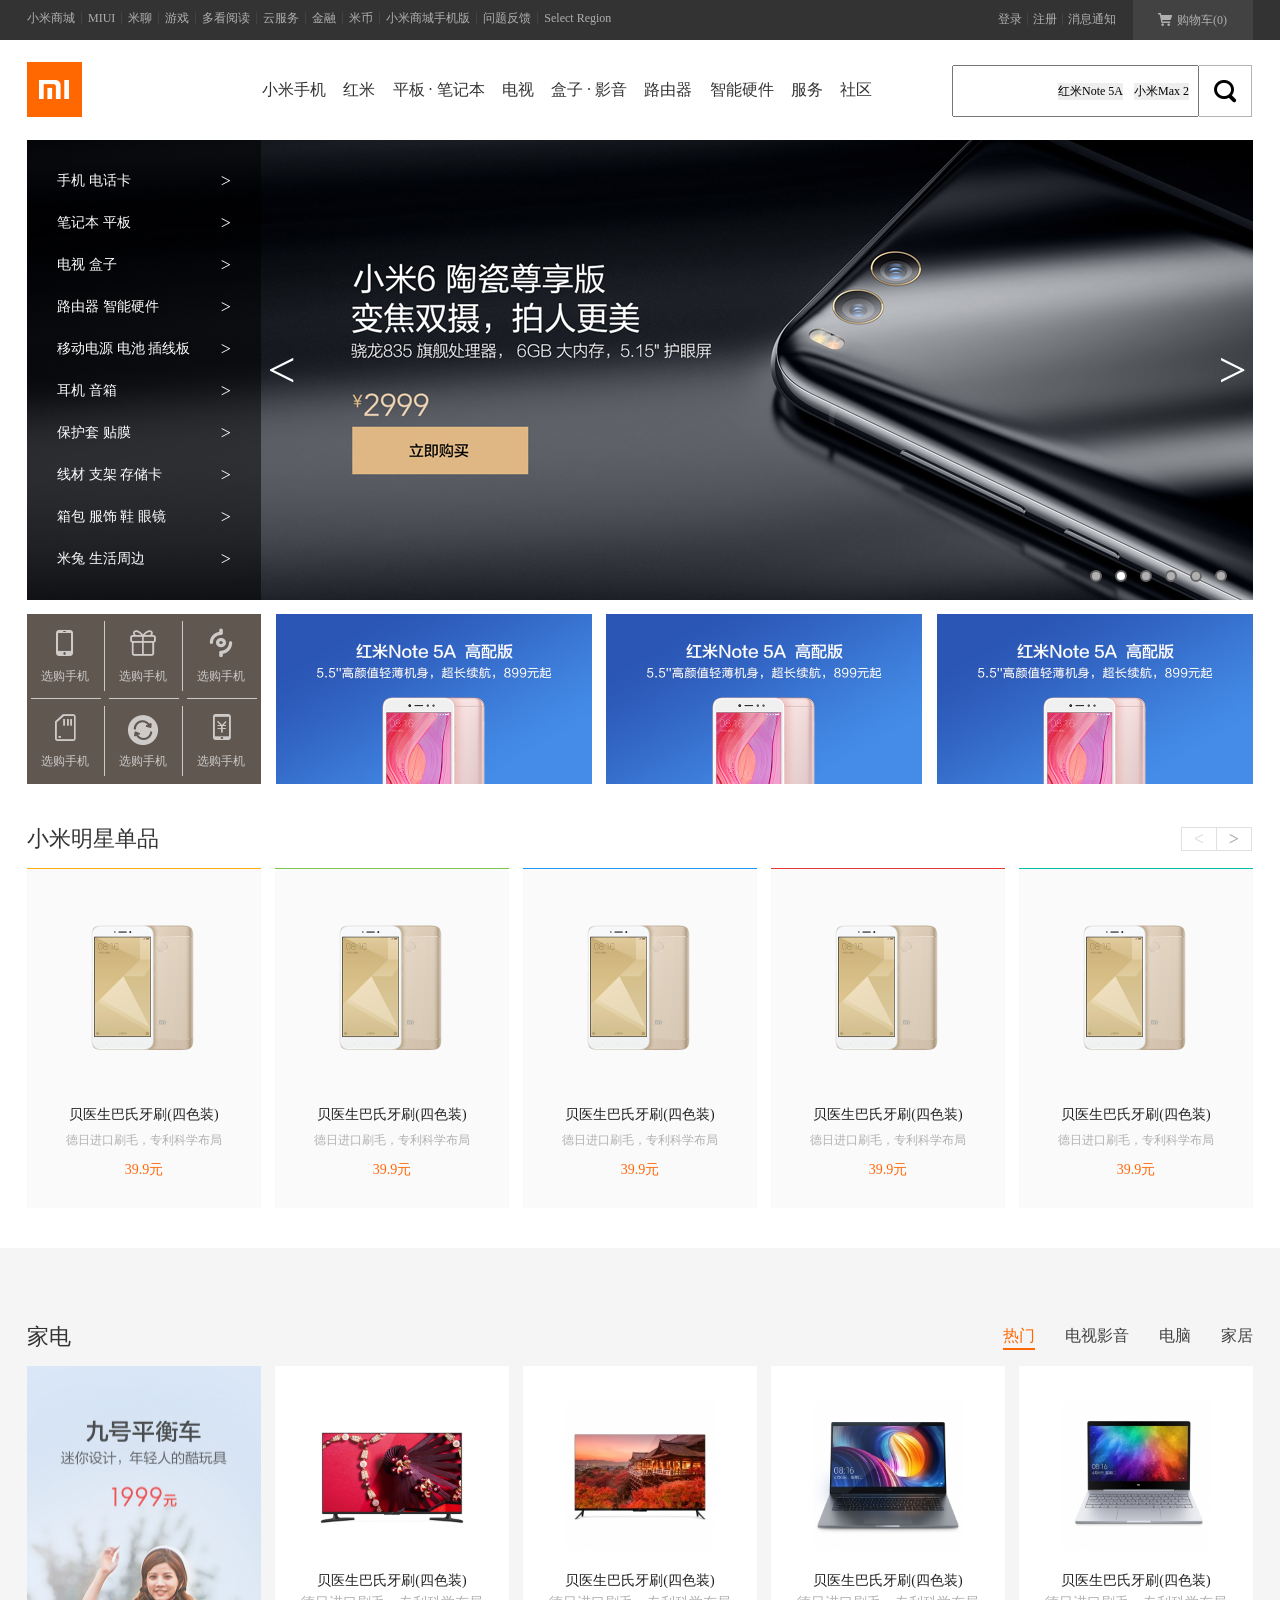
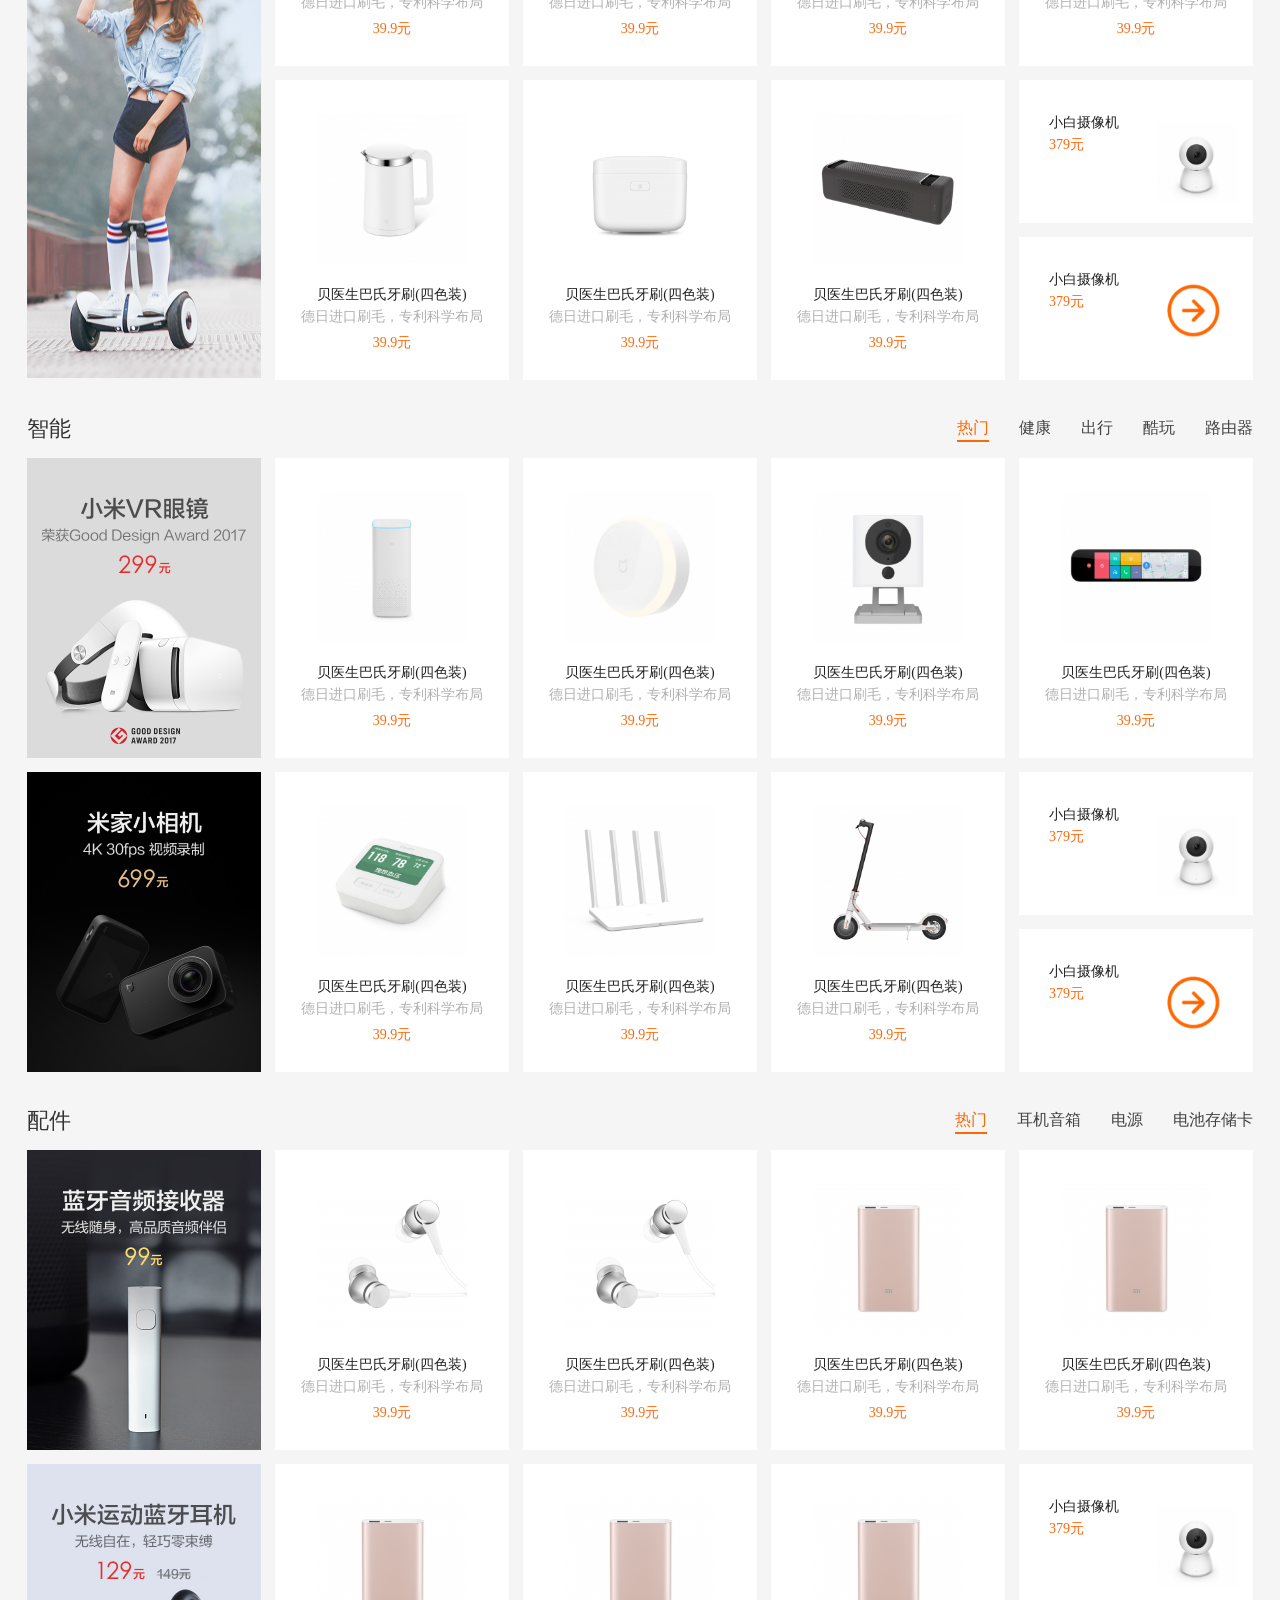
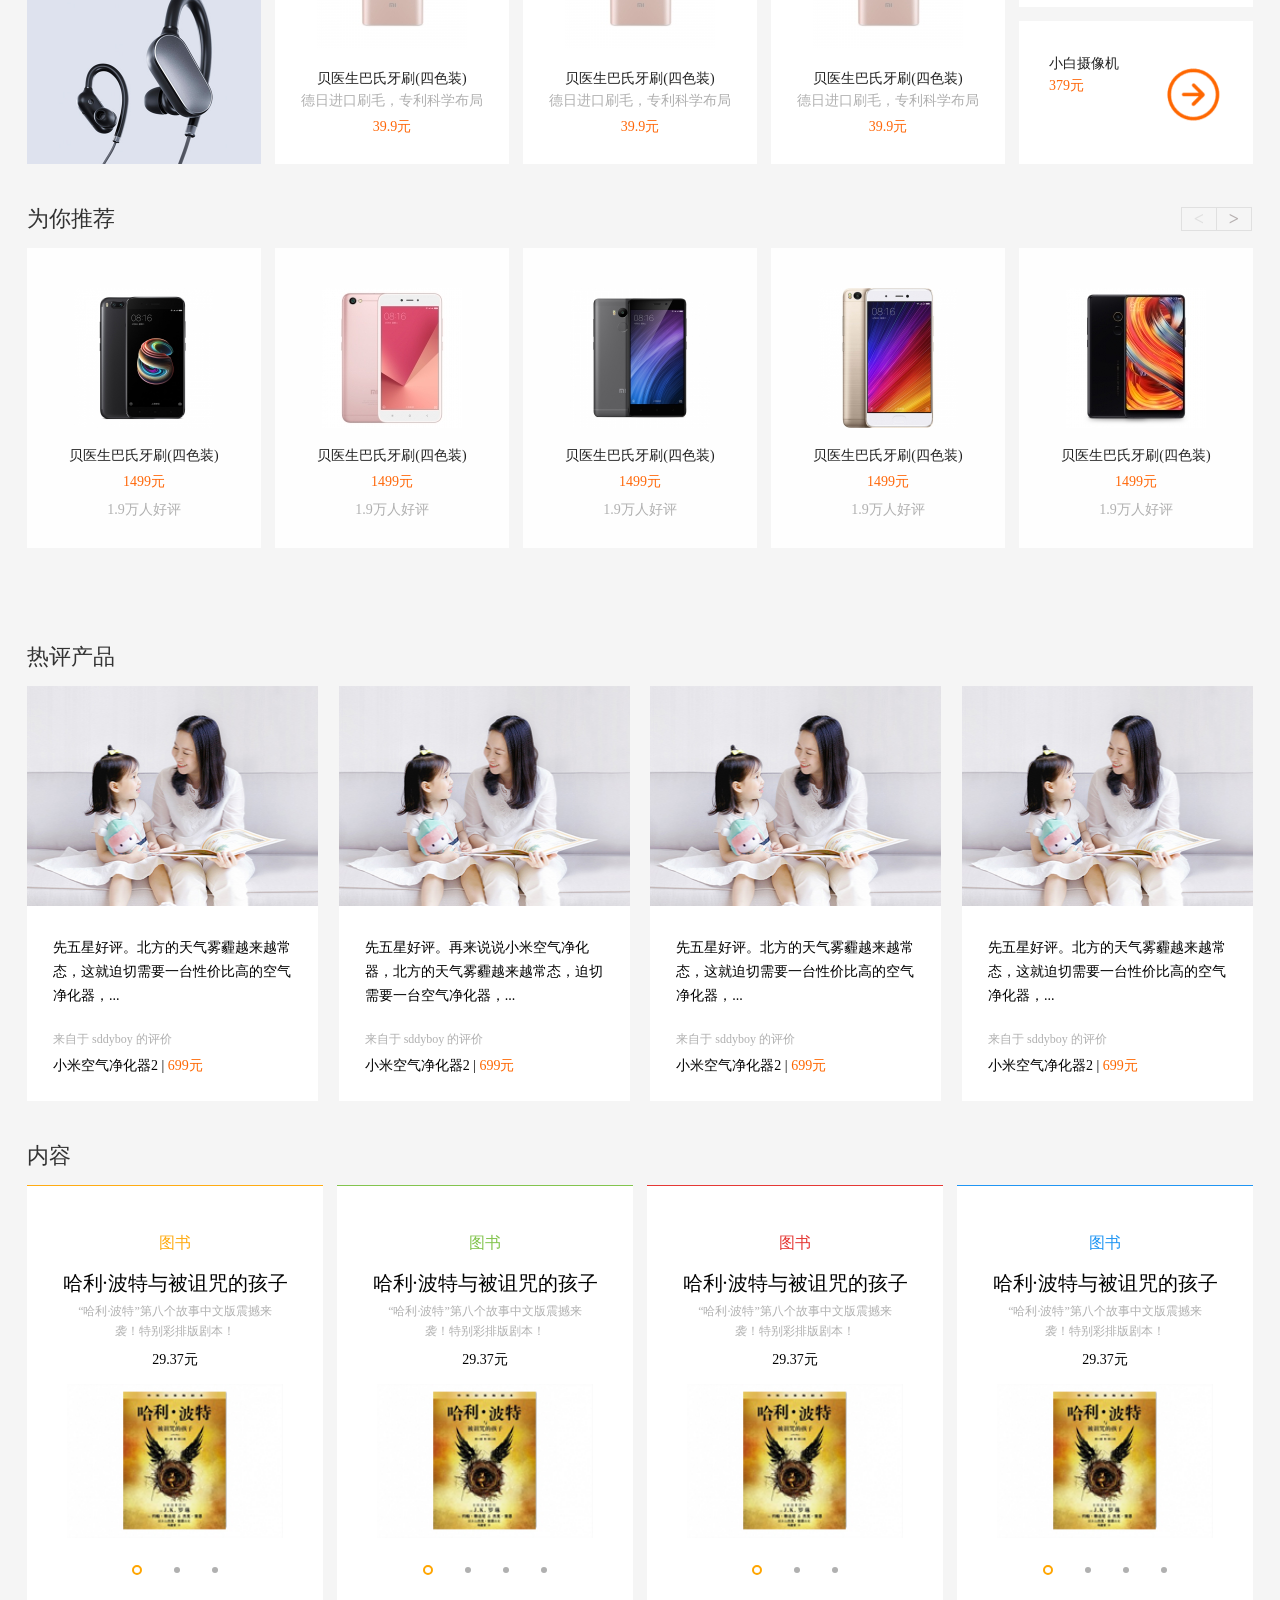
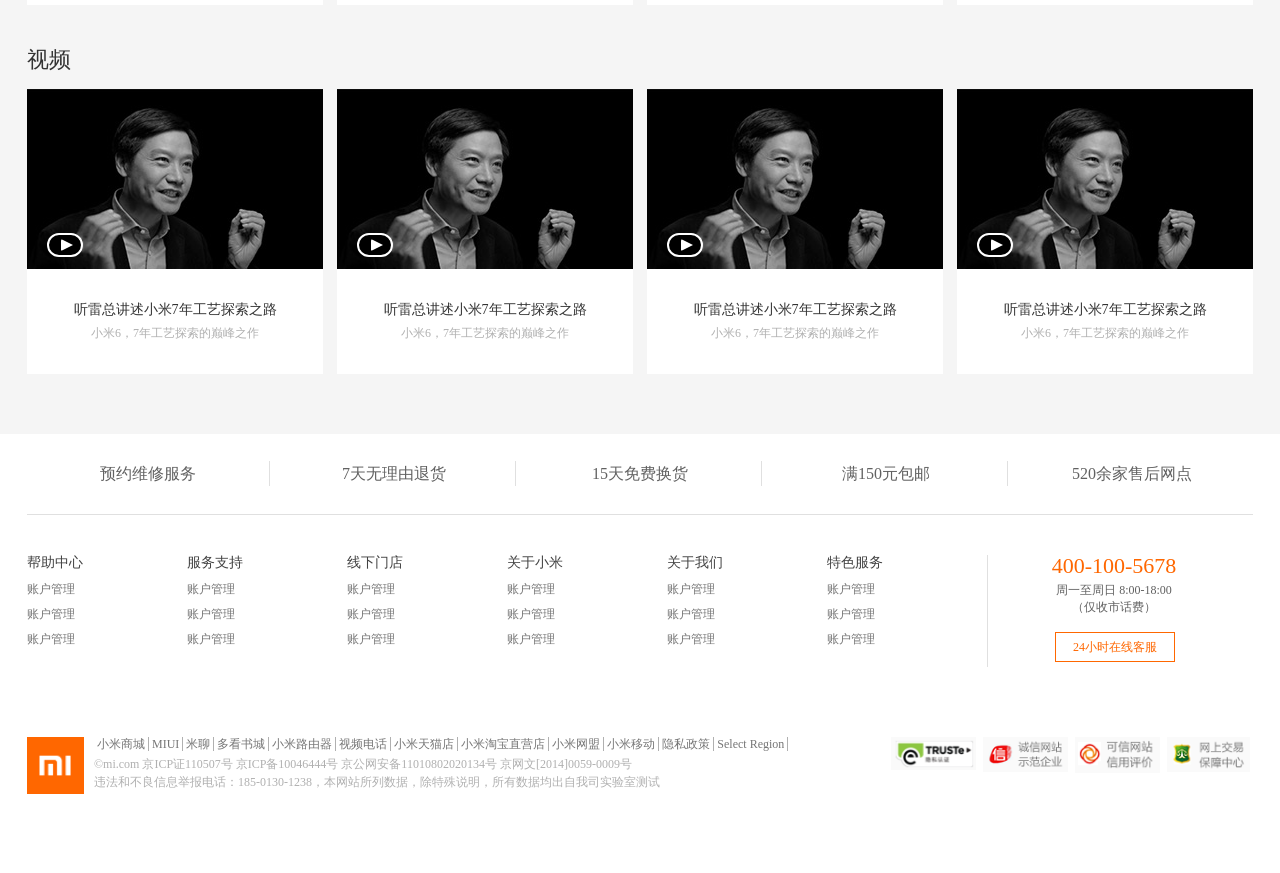
<file: index.html>
<!doctype html>
<html lang="en">
<head>
    <meta charset="UTF-8">
    <title>小米商城</title>
    <link rel="shortcut icon" href="img/logo.png">
    <link rel="stylesheet" href="css/xm.css">
    <link rel="stylesheet" href="css/iconfont.css">
</head>
<body>
<!--头部开始-->
<header>
    <div class="header-inner">
        <ul class="header-nav">
            <li class="del">小米商城</li>
            <li>MIUI</li>
            <li>米聊</li>
            <li>游戏</li>
            <li>多看阅读</li>
            <li>云服务</li>
            <li>金融</li>
            <li>米币</li>
            <li>小米商城手机版</li>
            <li>问题反馈</li>
            <li>Select Region</li>
        </ul>
        <div class="header-last">
            <span class="iconfont new-iconfont">&#xe602;</span>
            <div>购物车(0)</div>
            <div class="header-last-txt">购物车中还没有商品，赶紧选购吧</div>
        </div>
        <ul class="header-navrright">
            <li>登录</li>
            <li>注册</li>
            <li>消息通知</li>
        </ul>
    </div>
</header>
<!--头部结束-->
<!--导航开始-->
<nav>
    <div class="logo">
        <img src="img/logo.png" alt="">
    </div>
    <ul class="nav-inner">
        <li>小米手机</li>
        <li>红米</li>
        <li>平板 · 笔记本</li>
        <li>电视</li>
        <li>盒子 · 影音</li>
        <li>路由器</li>
        <li>智能硬件</li>
        <li>服务</li>
        <li>社区</li>
    </ul>
    <div class="nav-right">
        <input type="text">
        <div class="nav-right-txt1">红米Note 5A</div>
        <div class="nav-right-txt2">小米Max 2</div>
        <div class="nav-so">
            <span class="iconfont">&#xe66f;</span>
        </div>
    </div>
</nav>
<!--banner开始-->
<div class="banner">
    <ul class="banner-box">
        <li class="active"><a href="#1"><img src="img/banner-p1.jpg" alt=""></a></li>
        <li><a href="#2"><img src="img/banner-p2.jpg" alt=""></a></li>
        <li><a href="#3"><img src="img/banner-p3.jpg" alt=""></a></li>
        <li><a href="#4"><img src="img/banner-p4.jpg" alt=""></a></li>
        <li><a href="#5"><img src="img/banner-p5.jpg" alt=""></a></li>
        <li><a href="#6"><img src="img/banner-p6.jpg" alt=""></a></li>
    </ul>
    <ul class="banner-list">
        <li>手机 电话卡 <span>&gt;</span>
            <!--<ul class="banner-listh">-->
            <!--<li>-->
            <!--<div class="xx-tu">-->
            <!--<img src="img/xx-pc1.jpg" alt="">-->
            <!--</div>-->
            <!--<div class="xx-txt">笔记本Air 12.5"</div>-->
            <!--<div class="xx-go">选购</div>-->
            <!--</li>-->
            <!--<li>-->
            <!--<div class="xx-tu">-->
            <!--<img src="img/xx-pc1.jpg" alt="">-->
            <!--</div>-->
            <!--<div class="xx-txt">笔记本Air 12.5"</div>-->
            <!--<div class="xx-go">选购</div>-->
            <!--</li>-->
            <!--<li>-->
            <!--<div class="xx-tu">-->
            <!--<img src="img/xx-pc1.jpg" alt="">-->
            <!--</div>-->
            <!--<div class="xx-txt">笔记本Air 12.5"</div>-->
            <!--<div class="xx-go">选购</div>-->
            <!--</li>-->
            <!--<li>-->
            <!--<div class="xx-tu">-->
            <!--<img src="img/xx-pc1.jpg" alt="">-->
            <!--</div>-->
            <!--<div class="xx-txt">笔记本Air 12.5"</div>-->
            <!--<div class="xx-go">选购</div>-->
            <!--</li>-->
            <!--<li>-->
            <!--<div class="xx-tu">-->
            <!--<img src="img/xx-pc1.jpg" alt="">-->
            <!--</div>-->
            <!--<div class="xx-txt">笔记本Air 12.5"</div>-->
            <!--<div class="xx-go">选购</div>-->
            <!--</li>-->
            <!--<li>-->
            <!--<div class="xx-tu">-->
            <!--<img src="img/xx-pc1.jpg" alt="">-->
            <!--</div>-->
            <!--<div class="xx-txt">笔记本Air 12.5"</div>-->
            <!--<div class="xx-go">选购</div>-->
            <!--</li>-->
            <!--</ul>-->
        </li>
        <li>笔记本 平板 <span>&gt;</span>

        </li>
        <li>电视 盒子<span>&gt;</span>
            <!--<ul class="banner-listh">-->
            <!--<li>-->
            <!--<div class="xx-tu">-->
            <!--<img src="img/xx-pc1.jpg" alt="">-->
            <!--</div>-->
            <!--<div class="xx-txt">笔记本Air 12.5"</div>-->
            <!--<div class="xx-go">选购</div>-->
            <!--</li>-->
            <!--<li>-->
            <!--<div class="xx-tu">-->
            <!--<img src="img/xx-pc1.jpg" alt="">-->
            <!--</div>-->
            <!--<div class="xx-txt">笔记本Air 12.5"</div>-->
            <!--<div class="xx-go">选购</div>-->
            <!--</li>-->
            <!--<li>-->
            <!--<div class="xx-tu">-->
            <!--<img src="img/xx-pc1.jpg" alt="">-->
            <!--</div>-->
            <!--<div class="xx-txt">笔记本Air 12.5"</div>-->
            <!--<div class="xx-go">选购</div>-->
            <!--</li>-->
            <!--<li>-->
            <!--<div class="xx-tu">-->
            <!--<img src="img/xx-pc1.jpg" alt="">-->
            <!--</div>-->
            <!--<div class="xx-txt">笔记本Air 12.5"</div>-->
            <!--<div class="xx-go">选购</div>-->
            <!--</li>-->
            <!--<li>-->
            <!--<div class="xx-tu">-->
            <!--<img src="img/xx-pc1.jpg" alt="">-->
            <!--</div>-->
            <!--<div class="xx-txt">笔记本Air 12.5"</div>-->
            <!--<div class="xx-go">选购</div>-->
            <!--</li>-->
            <!--<li>-->
            <!--<div class="xx-tu">-->
            <!--<img src="img/xx-pc1.jpg" alt="">-->
            <!--</div>-->
            <!--<div class="xx-txt">笔记本Air 12.5"</div>-->
            <!--<div class="xx-go">选购</div>-->
            <!--</li>-->
            <!--</ul>-->
        </li>
        <li>路由器 智能硬件<span>&gt;</span>
            <!--<ul class="banner-listh">-->
            <!--<li>-->
            <!--<div class="xx-tu">-->
            <!--<img src="img/xx-pc1.jpg" alt="">-->
            <!--</div>-->
            <!--<div class="xx-txt">笔记本Air 12.5"</div>-->
            <!--<div class="xx-go">选购</div>-->
            <!--</li>-->
            <!--<li>-->
            <!--<div class="xx-tu">-->
            <!--<img src="img/xx-pc1.jpg" alt="">-->
            <!--</div>-->
            <!--<div class="xx-txt">笔记本Air 12.5"</div>-->
            <!--<div class="xx-go">选购</div>-->
            <!--</li>-->
            <!--<li>-->
            <!--<div class="xx-tu">-->
            <!--<img src="img/xx-pc1.jpg" alt="">-->
            <!--</div>-->
            <!--<div class="xx-txt">笔记本Air 12.5"</div>-->
            <!--<div class="xx-go">选购</div>-->
            <!--</li>-->
            <!--<li>-->
            <!--<div class="xx-tu">-->
            <!--<img src="img/xx-pc1.jpg" alt="">-->
            <!--</div>-->
            <!--<div class="xx-txt">笔记本Air 12.5"</div>-->
            <!--<div class="xx-go">选购</div>-->
            <!--</li>-->
            <!--<li>-->
            <!--<div class="xx-tu">-->
            <!--<img src="img/xx-pc1.jpg" alt="">-->
            <!--</div>-->
            <!--<div class="xx-txt">笔记本Air 12.5"</div>-->
            <!--<div class="xx-go">选购</div>-->
            <!--</li>-->
            <!--<li>-->
            <!--<div class="xx-tu">-->
            <!--<img src="img/xx-pc1.jpg" alt="">-->
            <!--</div>-->
            <!--<div class="xx-txt">笔记本Air 12.5"</div>-->
            <!--<div class="xx-go">选购</div>-->
            <!--</li>-->
            <!--</ul>-->
        </li>
        <li>移动电源 电池 插线板<span>&gt;</span>
            <!--<ul class="banner-listh">-->
            <!--<li>-->
            <!--<div class="xx-tu">-->
            <!--<img src="img/xx-pc1.jpg" alt="">-->
            <!--</div>-->
            <!--<div class="xx-txt">笔记本Air 12.5"</div>-->
            <!--<div class="xx-go">选购</div>-->
            <!--</li>-->
            <!--<li>-->
            <!--<div class="xx-tu">-->
            <!--<img src="img/xx-pc1.jpg" alt="">-->
            <!--</div>-->
            <!--<div class="xx-txt">笔记本Air 12.5"</div>-->
            <!--<div class="xx-go">选购</div>-->
            <!--</li>-->
            <!--<li>-->
            <!--<div class="xx-tu">-->
            <!--<img src="img/xx-pc1.jpg" alt="">-->
            <!--</div>-->
            <!--<div class="xx-txt">笔记本Air 12.5"</div>-->
            <!--<div class="xx-go">选购</div>-->
            <!--</li>-->
            <!--<li>-->
            <!--<div class="xx-tu">-->
            <!--<img src="img/xx-pc1.jpg" alt="">-->
            <!--</div>-->
            <!--<div class="xx-txt">笔记本Air 12.5"</div>-->
            <!--<div class="xx-go">选购</div>-->
            <!--</li>-->
            <!--<li>-->
            <!--<div class="xx-tu">-->
            <!--<img src="img/xx-pc1.jpg" alt="">-->
            <!--</div>-->
            <!--<div class="xx-txt">笔记本Air 12.5"</div>-->
            <!--<div class="xx-go">选购</div>-->
            <!--</li>-->
            <!--<li>-->
            <!--<div class="xx-tu">-->
            <!--<img src="img/xx-pc1.jpg" alt="">-->
            <!--</div>-->
            <!--<div class="xx-txt">笔记本Air 12.5"</div>-->
            <!--<div class="xx-go">选购</div>-->
            <!--</li>-->
            <!--</ul>-->
        </li>
        <li>耳机 音箱<span>&gt;</span></li>
        <li>保护套 贴膜<span>&gt;</span></li>
        <li>线材 支架 存储卡<span>&gt;</span></li>
        <li>箱包 服饰 鞋 眼镜<span>&gt;</span></li>
        <li>米兔 生活周边<span>&gt;</span></li>
    </ul>


    <ul class="dianbox">
        <li class="active"></li>
        <li></li>
        <li></li>
        <li></li>
        <li></li>
        <li></li>
    </ul>
    <div class="left">&lt;</div>
    <div class="next">&gt;</div>
    <!--banner图左侧导航的效果开始-->
    <ul class="banner-listh">
        <li>
            <div class="xx-tu">
                <img src="img/xx-pc1.jpg" alt="">
            </div>
            <div class="xx-txt">笔记本Air 12.5"</div>
            <div class="xx-go">选购</div>
        </li>
        <li>
            <div class="xx-tu">
                <img src="img/xx-pc1.jpg" alt="">
            </div>
            <div class="xx-txt">笔记本Air 12.5"</div>
            <div class="xx-go">选购</div>
        </li>
        <li>
            <div class="xx-tu">
                <img src="img/xx-pc1.jpg" alt="">
            </div>
            <div class="xx-txt">笔记本Air 12.5"</div>
            <div class="xx-go">选购</div>
        </li>
        <li>
            <div class="xx-tu">
                <img src="img/xx-pc1.jpg" alt="">
            </div>
            <div class="xx-txt">笔记本Air 12.5"</div>
            <div class="xx-go">选购</div>
        </li>
        <li>
            <div class="xx-tu">
                <img src="img/xx-pc1.jpg" alt="">
            </div>
            <div class="xx-txt">笔记本Air 12.5"</div>
            <div class="xx-go">选购</div>
        </li>
        <li>
            <div class="xx-tu">
                <img src="img/xx-pc1.jpg" alt="">
            </div>
            <div class="xx-txt">笔记本Air 12.5"</div>
            <div class="xx-go">选购</div>
        </li>
    </ul>
    <!--banner图左侧导航的效果结束-->



</div>
<!--banner结束-->
<!--选购开始-->
<ul class="choose">
    <li class="choose-1">
        <div class="choose-top">
            <ul class="choose-smallbox">
                <li><span class="iconfont">&#xe648;</span></li>
                <li>选购手机</li>
            </ul>

            <div class="center-line"></div>
            <ul class="choose-smallbox">
                <li><span class="iconfont">&#xe601;</span></li>
                <li>选购手机</li>
            </ul>
            <div class="center-line"></div>

            <ul class="choose-smallbox">
                <li><span class="iconfont">&#xe600;</span></li>
                <li>选购手机</li>
            </ul>
        </div>
        <div class="xia-line">
            <div></div>
            <div></div>
            <div></div>
        </div>
        <div class="choose-top">
            <ul class="choose-smallbox">
                <li><span class="iconfont">&#xea29;</span></li>
                <li>选购手机</li>
            </ul>
            <div class="center-line"></div>
            <ul class="choose-smallbox">
                <li><span class="iconfont">&#xe635;</span></li>
                <li>选购手机</li>
            </ul>
            <div class="center-line"></div>

            <ul class="choose-smallbox">
                <li><span class="iconfont">&#xe60f;</span></li>
                <li>选购手机</li>
            </ul>
        </div>
    </li>
    <li><img src="img/mai-pc1.jpg" alt=""></li>
    <li><img src="img/mai-pc1.jpg" alt=""></li>
    <li><img src="img/mai-pc1.jpg" alt=""></li>
</ul>
<!--选购结束-->
<!--小米明星单品开始-->
<div class="sstar-bigbox">
    <div class="sstar-top">
        <div class="sstar-title">小米明星单品</div>
        <ul class="sjiantou">
            <li class="sprev ">&lt;</li>
            <li class="snext active">&gt;</li>
        </ul>
    </div>
    <div class="sstar-bottom">
        <ul class="sstar-bottom-inner">
            <li class="sstar-line1">
                <div class="img">
                    <img src="img/star-pc1.png" alt="">
                </div>
                <p class="spp1">贝医生巴氏牙刷(四色装)</p>
                <p class="spp2">德日进口刷毛，专利科学布局</p>
                <p class="spp3">39.9元</p>
            </li>
            <li class="sstar-line2">
                <div class="img">
                    <img src="img/star-pc1.png" alt="">
                </div>
                <p class="spp1">贝医生巴氏牙刷(四色装)</p>
                <p class="spp2">德日进口刷毛，专利科学布局</p>
                <p class="spp3">39.9元</p>
            </li>
            <li class="sstar-line3">
                <div class="img">
                    <img src="img/star-pc1.png" alt="">
                </div>
                <p class="spp1">贝医生巴氏牙刷(四色装)</p>
                <p class="spp2">德日进口刷毛，专利科学布局</p>
                <p class="spp3">39.9元</p>
            </li>
            <li class="sstar-line4">
                <div class="img">
                    <img src="img/star-pc1.png" alt="">
                </div>
                <p class="spp1">贝医生巴氏牙刷(四色装)</p>
                <p class="spp2">德日进口刷毛，专利科学布局</p>
                <p class="spp3">39.9元</p>
            </li>
            <li class="sstar-line5">
                <div class="img">
                    <img src="img/star-pc1.png" alt="">
                </div>
                <p class="spp1">贝医生巴氏牙刷(四色装)</p>
                <p class="spp2">德日进口刷毛，专利科学布局</p>
                <p class="spp3">39.9元</p>
            </li>
            <li class="sstar-line1">
                <div class="img">
                    <img src="img/star-pc2.png" alt="">
                </div>
                <p class="spp1">贝医生巴氏牙刷(四色装)</p>
                <p class="spp2">德日进口刷毛，专利科学布局</p>
                <p class="spp3">39.9元</p>
            </li>
            <li class="sstar-line2">
                <div class="img">
                    <img src="img/star-pc2.png" alt="">
                </div>
                <p class="spp1">贝医生巴氏牙刷(四色装)</p>
                <p class="spp2">德日进口刷毛，专利科学布局</p>
                <p class="spp3">39.9元</p>
            </li>
            <li class="sstar-line3">
                <div class="img">
                    <img src="img/star-pc2.png" alt="">
                </div>
                <p class="spp1">贝医生巴氏牙刷(四色装)</p>
                <p class="spp2">德日进口刷毛，专利科学布局</p>
                <p class="spp3">39.9元</p>
            </li>
            <li class="sstar-line4">
                <div class="img">
                    <img src="img/star-pc2.png" alt="">
                </div>
                <p class="spp1">贝医生巴氏牙刷(四色装)</p>
                <p class="spp2">德日进口刷毛，专利科学布局</p>
                <p class="spp3">39.9元</p>
            </li>
            <li class="sstar-line5" id="del-rmargin">
                <div class="img">
                    <img src="img/star-pc2.png" alt="">
                </div>
                <p class="spp1">贝医生巴氏牙刷(四色装)</p>
                <p class="spp2">德日进口刷毛，专利科学布局</p>
                <p class="spp3">39.9元</p>
            </li>
        </ul>
    </div>
</div>
<!--明星单品结束-->
<div class="bg-color">
    <!--家电开始-->
    <div class="home">
        <div class="home-title">
            <div class="home-titlel">家电</div>
            <ul class="home-titler">
                <li class="home-active">热门</li>
                <li>电视影音</li>
                <li>电脑</li>
                <li>家居</li>
            </ul>
        </div>
        <div class="home-left">
            <img src="img/home-pc1.jpg" alt="">
        </div>
        <div class="home-right">
            <div class="home-box home-box-active">
                <!--右面的上部分-----------热点-->
                <ul class="home-rtop">
                    <li>
                        <div class="home-img">
                            <img src="img/home-pc2.png" alt="">
                        </div>
                        <p class="pp1 home-pp1">贝医生巴氏牙刷(四色装)</p>
                        <p class="pp2 home-pp2">德日进口刷毛，专利科学布局</p>
                        <p class="pp3 home-pp3">39.9元</p>
                        <div class="add-home add-text-c">
                            <span>小米值得拥有，我们己离不开您!客服妹妹你说呢?</span>
                            <br>
                            <span>来自于 俞小兵 的评价</span>
                        </div>
                    </li>
                    <li>
                        <div class="home-img">
                            <img src="img/home-pc3.jpg" alt="">
                        </div>
                        <p class="pp1 home-pp1">贝医生巴氏牙刷(四色装)</p>
                        <p class="pp2 home-pp2">德日进口刷毛，专利科学布局</p>
                        <p class="pp3 home-pp3">39.9元</p>
                        <div class="add-home add-text-c">
                            <span>小米值得拥有，我们己离不开您!客服妹妹你说呢?</span>
                            <br>
                            <span>来自于 俞小兵 的评价</span>
                        </div>
                    </li>
                    <li>
                        <div class="home-img">
                            <img src="img/home-pc5.jpg" alt="">
                        </div>
                        <p class="pp1 home-pp1">贝医生巴氏牙刷(四色装)</p>
                        <p class="pp2 home-pp2">德日进口刷毛，专利科学布局</p>
                        <p class="pp3 home-pp3">39.9元</p>
                        <div class="add-home add-text-c">
                            <span>小米值得拥有，我们己离不开您!客服妹妹你说呢?</span>
                            <br>
                            <span>来自于 俞小兵 的评价</span>
                        </div>
                    </li>
                    <li>
                        <div class="home-img">
                            <img src="img/home-pc6.jpg" alt="">
                        </div>
                        <p class="pp1 home-pp1">贝医生巴氏牙刷(四色装)</p>
                        <p class="pp2 home-pp2">德日进口刷毛，专利科学布局</p>
                        <p class="pp3 home-pp3">39.9元</p>
                        <div class="add-home add-text-c">
                            <span>小米值得拥有，我们己离不开您!客服妹妹你说呢?</span>
                            <br>
                            <span>来自于 俞小兵 的评价</span>
                        </div>
                    </li>
                </ul>
                <!--右面的下部分-->
                <ul class="home-rbottom">
                    <li>
                        <div class="home-img">
                            <img src="img/home-pc7.jpg" alt="">
                        </div>
                        <p class="pp1 home-pp1">贝医生巴氏牙刷(四色装)</p>
                        <p class="pp2 home-pp2">德日进口刷毛，专利科学布局</p>
                        <p class="pp3 home-pp3">39.9元</p>
                        <div class="add-home add-text-c">
                            <span>小米值得拥有，我们己离不开您!客服妹妹你说呢?</span>
                            <br>
                            <span>来自于 俞小兵 的评价</span>
                        </div>
                    </li>
                    <li>
                        <div class="home-img">
                            <img src="img/home-pc8.png" alt="">
                        </div>
                        <p class="pp1 home-pp1">贝医生巴氏牙刷(四色装)</p>
                        <p class="pp2 home-pp2">德日进口刷毛，专利科学布局</p>
                        <p class="pp3 home-pp3">39.9元</p>
                        <div class="add-home add-text-c">
                            <span>小米值得拥有，我们己离不开您!客服妹妹你说呢?</span>
                            <br>
                            <span>来自于 俞小兵 的评价</span>
                        </div>
                    </li>
                    <li>
                        <div class="home-img">
                            <img src="img/home-pc4.jpg" alt="">
                        </div>
                        <p class="pp1 home-pp1">贝医生巴氏牙刷(四色装)</p>
                        <p class="pp2 home-pp2">德日进口刷毛，专利科学布局</p>
                        <p class="pp3 home-pp3">39.9元</p>
                        <div class="add-home add-text-c">
                            <span>小米值得拥有，我们己离不开您!客服妹妹你说呢?</span>
                            <br>
                            <span>来自于 俞小兵 的评价</span>
                        </div>
                    </li>
                    <ul class="shangxia-box">
                        <li class="shangxia ">
                            <div class="shangxia-img1"><img src="img/sx-pc1.jpg" alt=""></div>
                            <span class="sx-txt1">小白摄像机</span><br>
                            <span class="sx-txt2">379元</span>
                        </li>
                        <li class="shangxia ">
                            <div class="shangxia-img2"><img src="img/jiantou-pc.png" alt=""></div>
                            <span class="sx-txt1">小白摄像机</span><br>
                            <span class="sx-txt2">379元</span>
                        </li>
                    </ul>
                </ul>
            </div>
            <div class="home-box">
                <!--右面的上部分------------电视-->
                <ul class="home-rtop">
                    <li>
                        <div class="home-img">
                            <img src="img/dianshi-pc.jpg" alt="">
                        </div>
                        <p class="pp1 home-pp1">贝医生巴氏牙刷(四色装)</p>
                        <p class="pp2 home-pp2">德日进口刷毛，专利科学布局</p>
                        <p class="pp3 home-pp3">39.9元</p>
                        <div class="add-home add-text-c">
                            <span>小米值得拥有，我们己离不开您!客服妹妹你说呢?</span>
                            <br>
                            <span>来自于 俞小兵 的评价</span>
                        </div>
                    </li>
                    <li>
                        <div class="home-img">
                            <img src="img/dianshi-pc2.png" alt="">
                        </div>
                        <p class="pp1 home-pp1">贝医生巴氏牙刷(四色装)</p>
                        <p class="pp2 home-pp2">德日进口刷毛，专利科学布局</p>
                        <p class="pp3 home-pp3">39.9元</p>
                        <div class="add-home add-text-c">
                            <span>小米值得拥有，我们己离不开您!客服妹妹你说呢?</span>
                            <br>
                            <span>来自于 俞小兵 的评价</span>
                        </div>
                    </li>
                    <li>
                        <div class="home-img">
                            <img src="img/dianshi-pc3.png" alt="">
                        </div>
                        <p class="pp1 home-pp1">贝医生巴氏牙刷(四色装)</p>
                        <p class="pp2 home-pp2">德日进口刷毛，专利科学布局</p>
                        <p class="pp3 home-pp3">39.9元</p>
                        <div class="add-home add-text-c">
                            <span>小米值得拥有，我们己离不开您!客服妹妹你说呢?</span>
                            <br>
                            <span>来自于 俞小兵 的评价</span>
                        </div>
                    </li>
                    <li>
                        <div class="home-img">
                            <img src="img/dianshi-pc4.jpg" alt="">
                        </div>
                        <p class="pp1 home-pp1">贝医生巴氏牙刷(四色装)</p>
                        <p class="pp2 home-pp2">德日进口刷毛，专利科学布局</p>
                        <p class="pp3 home-pp3">39.9元</p>
                        <div class="add-home add-text-c">
                            <span>小米值得拥有，我们己离不开您!客服妹妹你说呢?</span>
                            <br>
                            <span>来自于 俞小兵 的评价</span>
                        </div>
                    </li>
                </ul>
                <!--右面的下部分-->
                <ul class="home-rbottom">
                    <li>
                        <div class="home-img">
                            <img src="img/dianshi-pc.jpg" alt="">
                        </div>
                        <p class="pp1 home-pp1">贝医生巴氏牙刷(四色装)</p>
                        <p class="pp2 home-pp2">德日进口刷毛，专利科学布局</p>
                        <p class="pp3 home-pp3">39.9元</p>
                        <div class="add-home add-text-c">
                            <span>小米值得拥有，我们己离不开您!客服妹妹你说呢?</span>
                            <br>
                            <span>来自于 俞小兵 的评价</span>
                        </div>
                    </li>
                    <li>
                        <div class="home-img">
                            <img src="img/dianshi-pc2.png" alt="">
                        </div>
                        <p class="pp1 home-pp1">贝医生巴氏牙刷(四色装)</p>
                        <p class="pp2 home-pp2">德日进口刷毛，专利科学布局</p>
                        <p class="pp3 home-pp3">39.9元</p>
                        <div class="add-home add-text-c">
                            <span>小米值得拥有，我们己离不开您!客服妹妹你说呢?</span>
                            <br>
                            <span>来自于 俞小兵 的评价</span>
                        </div>
                    </li>
                    <li>
                        <div class="home-img">
                            <img src="img/dianshi-pc3.png" alt="">
                        </div>
                        <p class="pp1 home-pp1">贝医生巴氏牙刷(四色装)</p>
                        <p class="pp2 home-pp2">德日进口刷毛，专利科学布局</p>
                        <p class="pp3 home-pp3">39.9元</p>
                        <div class="add-home add-text-c">
                            <span>小米值得拥有，我们己离不开您!客服妹妹你说呢?</span>
                            <br>
                            <span>来自于 俞小兵 的评价</span>
                        </div>
                    </li>
                    <ul class="shangxia-box">
                        <li class="shangxia ">
                            <div class="shangxia-img1"><img src="img/sx-pc1.jpg" alt=""></div>
                            <span class="sx-txt1">小白摄像机</span><br>
                            <span class="sx-txt2">379元</span>
                        </li>
                        <li class="shangxia ">
                            <div class="shangxia-img2"><img src="img/jiantou-pc.png" alt=""></div>
                            <span class="sx-txt1">小白摄像机</span><br>
                            <span class="sx-txt2">379元</span>
                        </li>
                    </ul>
                </ul>
            </div>
            <div class="home-box">
                <!--右面的上部分------------电脑-->
                <ul class="home-rtop">
                    <li>
                        <div class="home-img">
                            <img src="img/diannao-pc1.jpg" alt="">
                        </div>
                        <p class="pp1 home-pp1">贝医生巴氏牙刷(四色装)</p>
                        <p class="pp2 home-pp2">德日进口刷毛，专利科学布局</p>
                        <p class="pp3 home-pp3">39.9元</p>
                        <div class="add-home add-text-c">
                            <span>小米值得拥有，我们己离不开您!客服妹妹你说呢?</span>
                            <br>
                            <span>来自于 俞小兵 的评价</span>
                        </div>
                    </li>
                    <li>
                        <div class="home-img">
                            <img src="img/diannao-pc2.jpg" alt="">
                        </div>
                        <p class="pp1 home-pp1">贝医生巴氏牙刷(四色装)</p>
                        <p class="pp2 home-pp2">德日进口刷毛，专利科学布局</p>
                        <p class="pp3 home-pp3">39.9元</p>
                        <div class="add-home add-text-c">
                            <span>小米值得拥有，我们己离不开您!客服妹妹你说呢?</span>
                            <br>
                            <span>来自于 俞小兵 的评价</span>
                        </div>
                    </li>
                    <li>
                        <div class="home-img">
                            <img src="img/diannao-pc3.png" alt="">
                        </div>
                        <p class="pp1 home-pp1">贝医生巴氏牙刷(四色装)</p>
                        <p class="pp2 home-pp2">德日进口刷毛，专利科学布局</p>
                        <p class="pp3 home-pp3">39.9元</p>
                        <div class="add-home add-text-c">
                            <span>小米值得拥有，我们己离不开您!客服妹妹你说呢?</span>
                            <br>
                            <span>来自于 俞小兵 的评价</span>
                        </div>
                    </li>
                    <li>
                        <div class="home-img">
                            <img src="img/diannao-pc4.jpg" alt="">
                        </div>
                        <p class="pp1 home-pp1">贝医生巴氏牙刷(四色装)</p>
                        <p class="pp2 home-pp2">德日进口刷毛，专利科学布局</p>
                        <p class="pp3 home-pp3">39.9元</p>
                        <div class="add-home add-text-c">
                            <span>小米值得拥有，我们己离不开您!客服妹妹你说呢?</span>
                            <br>
                            <span>来自于 俞小兵 的评价</span>
                        </div>
                    </li>
                </ul>
                <!--右面的下部分-->
                <ul class="home-rbottom">
                    <li>
                        <div class="home-img">
                            <img src="img/diannao-pc1.jpg" alt="">
                        </div>
                        <p class="pp1 home-pp1">贝医生巴氏牙刷(四色装)</p>
                        <p class="pp2 home-pp2">德日进口刷毛，专利科学布局</p>
                        <p class="pp3 home-pp3">39.9元</p>
                        <div class="add-home add-text-c">
                            <span>小米值得拥有，我们己离不开您!客服妹妹你说呢?</span>
                            <br>
                            <span>来自于 俞小兵 的评价</span>
                        </div>
                    </li>
                    <li>
                        <div class="home-img">
                            <img src="img/diannao-pc2.jpg" alt="">
                        </div>
                        <p class="pp1 home-pp1">贝医生巴氏牙刷(四色装)</p>
                        <p class="pp2 home-pp2">德日进口刷毛，专利科学布局</p>
                        <p class="pp3 home-pp3">39.9元</p>
                        <div class="add-home add-text-c">
                            <span>小米值得拥有，我们己离不开您!客服妹妹你说呢?</span>
                            <br>
                            <span>来自于 俞小兵 的评价</span>
                        </div>
                    </li>
                    <li>
                        <div class="home-img">
                            <img src="img/diannao-pc3.png" alt="">
                        </div>
                        <p class="pp1 home-pp1">贝医生巴氏牙刷(四色装)</p>
                        <p class="pp2 home-pp2">德日进口刷毛，专利科学布局</p>
                        <p class="pp3 home-pp3">39.9元</p>
                        <div class="add-home add-text-c">
                            <span>小米值得拥有，我们己离不开您!客服妹妹你说呢?</span>
                            <br>
                            <span>来自于 俞小兵 的评价</span>
                        </div>
                    </li>
                    <ul class="shangxia-box">
                        <li class="shangxia ">
                            <div class="shangxia-img1"><img src="img/sx-pc1.jpg" alt=""></div>
                            <span class="sx-txt1">小白摄像机</span><br>
                            <span class="sx-txt2">379元</span>
                        </li>
                        <li class="shangxia ">
                            <div class="shangxia-img2"><img src="img/jiantou-pc.png" alt=""></div>
                            <span class="sx-txt1">小白摄像机</span><br>
                            <span class="sx-txt2">379元</span>
                        </li>
                    </ul>
                </ul>
            </div>
            <div class="home-box">
                <!--右面的上部分-----------家居-->
                <ul class="home-rtop">
                    <li>
                        <div class="home-img">
                            <img src="img/jiadian-pc1.jpg" alt="">
                        </div>
                        <p class="pp1 home-pp1">贝医生巴氏牙刷(四色装)</p>
                        <p class="pp2 home-pp2">德日进口刷毛，专利科学布局</p>
                        <p class="pp3 home-pp3">39.9元</p>
                        <div class="add-home add-text-c">
                            <span>小米值得拥有，我们己离不开您!客服妹妹你说呢?</span>
                            <br>
                            <span>来自于 俞小兵 的评价</span>
                        </div>
                    </li>
                    <li>
                        <div class="home-img">
                            <img src="img/jiadian-pc1.jpg" alt="">
                        </div>
                        <p class="pp1 home-pp1">贝医生巴氏牙刷(四色装)</p>
                        <p class="pp2 home-pp2">德日进口刷毛，专利科学布局</p>
                        <p class="pp3 home-pp3">39.9元</p>
                        <div class="add-home add-text-c">
                            <span>小米值得拥有，我们己离不开您!客服妹妹你说呢?</span>
                            <br>
                            <span>来自于 俞小兵 的评价</span>
                        </div>
                    </li>
                    <li>
                        <div class="home-img">
                            <img src="img/jiadian-pc1.jpg" alt="">
                        </div>
                        <p class="pp1 home-pp1">贝医生巴氏牙刷(四色装)</p>
                        <p class="pp2 home-pp2">德日进口刷毛，专利科学布局</p>
                        <p class="pp3 home-pp3">39.9元</p>
                        <div class="add-home add-text-c">
                            <span>小米值得拥有，我们己离不开您!客服妹妹你说呢?</span>
                            <br>
                            <span>来自于 俞小兵 的评价</span>
                        </div>
                    </li>
                    <li>
                        <div class="home-img">
                            <img src="img/jiadian-pc1.jpg" alt="">
                        </div>
                        <p class="pp1 home-pp1">贝医生巴氏牙刷(四色装)</p>
                        <p class="pp2 home-pp2">德日进口刷毛，专利科学布局</p>
                        <p class="pp3 home-pp3">39.9元</p>
                        <div class="add-home add-text-c">
                            <span>小米值得拥有，我们己离不开您!客服妹妹你说呢?</span>
                            <br>
                            <span>来自于 俞小兵 的评价</span>
                        </div>
                    </li>
                </ul>
                <!--右面的下部分-->
                <ul class="home-rbottom">
                    <li>
                        <div class="home-img">
                            <img src="img/jiadian-pc2.jpg" alt="">
                        </div>
                        <p class="pp1 home-pp1">贝医生巴氏牙刷(四色装)</p>
                        <p class="pp2 home-pp2">德日进口刷毛，专利科学布局</p>
                        <p class="pp3 home-pp3">39.9元</p>
                        <div class="add-home add-text-c">
                            <span>小米值得拥有，我们己离不开您!客服妹妹你说呢?</span>
                            <br>
                            <span>来自于 俞小兵 的评价</span>
                        </div>
                    </li>
                    <li>
                        <div class="home-img">
                            <img src="img/jiadian-pc2.jpg" alt="">
                        </div>
                        <p class="pp1 home-pp1">贝医生巴氏牙刷(四色装)</p>
                        <p class="pp2 home-pp2">德日进口刷毛，专利科学布局</p>
                        <p class="pp3 home-pp3">39.9元</p>
                        <div class="add-home add-text-c">
                            <span>小米值得拥有，我们己离不开您!客服妹妹你说呢?</span>
                            <br>
                            <span>来自于 俞小兵 的评价</span>
                        </div>
                    </li>
                    <li>
                        <div class="home-img">
                            <img src="img/jiadian-pc2.jpg" alt="">
                        </div>
                        <p class="pp1 home-pp1">贝医生巴氏牙刷(四色装)</p>
                        <p class="pp2 home-pp2">德日进口刷毛，专利科学布局</p>
                        <p class="pp3 home-pp3">39.9元</p>
                        <div class="add-home add-text-c">
                            <span>小米值得拥有，我们己离不开您!客服妹妹你说呢?</span>
                            <br>
                            <span>来自于 俞小兵 的评价</span>
                        </div>
                    </li>
                    <ul class="shangxia-box">
                        <li class="shangxia ">
                            <div class="shangxia-img1"><img src="img/sx-pc1.jpg" alt=""></div>
                            <span class="sx-txt1">小白摄像机</span><br>
                            <span class="sx-txt2">379元</span>
                        </li>
                        <li class="shangxia ">
                            <div class="shangxia-img2"><img src="img/jiantou-pc.png" alt=""></div>
                            <span class="sx-txt1">小白摄像机</span><br>
                            <span class="sx-txt2">379元</span>
                        </li>
                    </ul>
                </ul>
            </div>
        </div>
    </div>
    <!--家电结束-->
    <!--智能开始-->
    <div class="home" id="zhineng">
        <div class="home-title">
            <div class="home-titlel">智能</div>
            <ul class="home-titler">
                <li class="home-active">热门</li>
                <li>健康</li>
                <li>出行</li>
                <li>酷玩</li>
                <li>路由器</li>
            </ul>
        </div>
        <div class="zhineng-left ">
            <div class="zhineng-left-top">
                <img src="img/zhineng-left-pc1.jpg" alt="">
            </div>
            <div class="zhineng-left-tottom">
                <img src="img/zhineng-left-pc2.jpg" alt="">
            </div>
        </div>
        <div class="home-right">
            <div class="home-box home-box-active">
                <!--右面的上部分-----------热点-->
                <ul class="home-rtop">
                    <li>
                        <div class="home-img">
                            <img src="img/zn-pc1.jpg" alt="">
                        </div>
                        <p class="pp1 home-pp1">贝医生巴氏牙刷(四色装)</p>
                        <p class="pp2 home-pp2">德日进口刷毛，专利科学布局</p>
                        <p class="pp3 home-pp3">39.9元</p>
                        <div class="add-home add-text-c">
                            <span>小米值得拥有，我们己离不开您!客服妹妹你说呢?</span>
                            <br>
                            <span>来自于 俞小兵 的评价</span>
                        </div>
                    </li>
                    <li>
                        <div class="home-img">
                            <img src="img/zn-pc2.jpg" alt="">
                        </div>
                        <p class="pp1 home-pp1">贝医生巴氏牙刷(四色装)</p>
                        <p class="pp2 home-pp2">德日进口刷毛，专利科学布局</p>
                        <p class="pp3 home-pp3">39.9元</p>
                        <div class="add-home add-text-c">
                            <span>小米值得拥有，我们己离不开您!客服妹妹你说呢?</span>
                            <br>
                            <span>来自于 俞小兵 的评价</span>
                        </div>
                    </li>
                    <li>
                        <div class="home-img">
                            <img src="img/zn-pc3.jpg" alt="">
                        </div>
                        <p class="pp1 home-pp1">贝医生巴氏牙刷(四色装)</p>
                        <p class="pp2 home-pp2">德日进口刷毛，专利科学布局</p>
                        <p class="pp3 home-pp3">39.9元</p>
                        <div class="add-home add-text-c">
                            <span>小米值得拥有，我们己离不开您!客服妹妹你说呢?</span>
                            <br>
                            <span>来自于 俞小兵 的评价</span>
                        </div>
                    </li>
                    <li>
                        <div class="home-img">
                            <img src="img/zn-pc4.jpg" alt="">
                        </div>
                        <p class="pp1 home-pp1">贝医生巴氏牙刷(四色装)</p>
                        <p class="pp2 home-pp2">德日进口刷毛，专利科学布局</p>
                        <p class="pp3 home-pp3">39.9元</p>
                        <div class="add-home add-text-c">
                            <span>小米值得拥有，我们己离不开您!客服妹妹你说呢?</span>
                            <br>
                            <span>来自于 俞小兵 的评价</span>
                        </div>
                    </li>
                </ul>
                <!--右面的下部分-->
                <ul class="home-rbottom">
                    <li>
                        <div class="home-img">
                            <img src="img/zn-pc5.jpg" alt="">
                        </div>
                        <p class="pp1 home-pp1">贝医生巴氏牙刷(四色装)</p>
                        <p class="pp2 home-pp2">德日进口刷毛，专利科学布局</p>
                        <p class="pp3 home-pp3">39.9元</p>
                        <div class="add-home add-text-c">
                            <span>小米值得拥有，我们己离不开您!客服妹妹你说呢?</span>
                            <br>
                            <span>来自于 俞小兵 的评价</span>
                        </div>
                    </li>
                    <li>
                        <div class="home-img">
                            <img src="img/zn-pc6.jpg" alt="">
                        </div>
                        <p class="pp1 home-pp1">贝医生巴氏牙刷(四色装)</p>
                        <p class="pp2 home-pp2">德日进口刷毛，专利科学布局</p>
                        <p class="pp3 home-pp3">39.9元</p>
                        <div class="add-home add-text-c">
                            <span>小米值得拥有，我们己离不开您!客服妹妹你说呢?</span>
                            <br>
                            <span>来自于 俞小兵 的评价</span>
                        </div>
                    </li>
                    <li>
                        <div class="home-img">
                            <img src="img/zn-cp7.jpg" alt="">
                        </div>
                        <p class="pp1 home-pp1">贝医生巴氏牙刷(四色装)</p>
                        <p class="pp2 home-pp2">德日进口刷毛，专利科学布局</p>
                        <p class="pp3 home-pp3">39.9元</p>
                        <div class="add-home add-text-c">
                            <span>小米值得拥有，我们己离不开您!客服妹妹你说呢?</span>
                            <br>
                            <span>来自于 俞小兵 的评价</span>
                        </div>
                    </li>
                    <ul class="shangxia-box">
                        <li class="shangxia ">
                            <div class="shangxia-img1"><img src="img/sx-pc1.jpg" alt=""></div>
                            <span class="sx-txt1">小白摄像机</span><br>
                            <span class="sx-txt2">379元</span>
                        </li>
                        <li class="shangxia ">
                            <div class="shangxia-img2"><img src="img/jiantou-pc.png" alt=""></div>
                            <span class="sx-txt1">小白摄像机</span><br>
                            <span class="sx-txt2">379元</span>
                        </li>
                    </ul>
                </ul>
            </div>
            <div class="home-box">
                <!--右面的上部分------------电视-->
                <ul class="home-rtop">
                    <li>
                        <div class="home-img">
                            <img src="img/zn-pc5.jpg" alt="">
                        </div>
                        <p class="pp1 home-pp1">贝医生巴氏牙刷(四色装)</p>
                        <p class="pp2 home-pp2">德日进口刷毛，专利科学布局</p>
                        <p class="pp3 home-pp3">39.9元</p>
                        <div class="add-home add-text-c">
                            <span>小米值得拥有，我们己离不开您!客服妹妹你说呢?</span>
                            <br>
                            <span>来自于 俞小兵 的评价</span>
                        </div>
                    </li>
                    <li>
                        <div class="home-img">
                            <img src="img/zn-pc5.jpg" alt="">

                        </div>
                        <p class="pp1 home-pp1">贝医生巴氏牙刷(四色装)</p>
                        <p class="pp2 home-pp2">德日进口刷毛，专利科学布局</p>
                        <p class="pp3 home-pp3">39.9元</p>
                        <div class="add-home add-text-c">
                            <span>小米值得拥有，我们己离不开您!客服妹妹你说呢?</span>
                            <br>
                            <span>来自于 俞小兵 的评价</span>
                        </div>
                    </li>
                    <li>
                        <div class="home-img">
                            <img src="img/zn-pc5.jpg" alt="">

                        </div>
                        <p class="pp1 home-pp1">贝医生巴氏牙刷(四色装)</p>
                        <p class="pp2 home-pp2">德日进口刷毛，专利科学布局</p>
                        <p class="pp3 home-pp3">39.9元</p>
                        <div class="add-home add-text-c">
                            <span>小米值得拥有，我们己离不开您!客服妹妹你说呢?</span>
                            <br>
                            <span>来自于 俞小兵 的评价</span>
                        </div>
                    </li>
                    <li>
                        <div class="home-img">
                            <img src="img/zn-pc5.jpg" alt="">

                        </div>
                        <p class="pp1 home-pp1">贝医生巴氏牙刷(四色装)</p>
                        <p class="pp2 home-pp2">德日进口刷毛，专利科学布局</p>
                        <p class="pp3 home-pp3">39.9元</p>
                        <div class="add-home add-text-c">
                            <span>小米值得拥有，我们己离不开您!客服妹妹你说呢?</span>
                            <br>
                            <span>来自于 俞小兵 的评价</span>
                        </div>
                    </li>
                </ul>
                <!--右面的下部分-->
                <ul class="home-rbottom">
                    <li>
                        <div class="home-img">
                            <img src="img/zn-pc5.jpg" alt="">

                        </div>
                        <p class="pp1 home-pp1">贝医生巴氏牙刷(四色装)</p>
                        <p class="pp2 home-pp2">德日进口刷毛，专利科学布局</p>
                        <p class="pp3 home-pp3">39.9元</p>
                        <div class="add-home add-text-c">
                            <span>小米值得拥有，我们己离不开您!客服妹妹你说呢?</span>
                            <br>
                            <span>来自于 俞小兵 的评价</span>
                        </div>
                    </li>
                    <li>
                        <div class="home-img">
                            <img src="img/zn-pc5.jpg" alt="">

                        </div>
                        <p class="pp1 home-pp1">贝医生巴氏牙刷(四色装)</p>
                        <p class="pp2 home-pp2">德日进口刷毛，专利科学布局</p>
                        <p class="pp3 home-pp3">39.9元</p>
                        <div class="add-home add-text-c">
                            <span>小米值得拥有，我们己离不开您!客服妹妹你说呢?</span>
                            <br>
                            <span>来自于 俞小兵 的评价</span>
                        </div>
                    </li>
                    <li>
                        <div class="home-img">
                            <img src="img/zn-pc5.jpg" alt="">

                        </div>
                        <p class="pp1 home-pp1">贝医生巴氏牙刷(四色装)</p>
                        <p class="pp2 home-pp2">德日进口刷毛，专利科学布局</p>
                        <p class="pp3 home-pp3">39.9元</p>
                        <div class="add-home add-text-c">
                            <span>小米值得拥有，我们己离不开您!客服妹妹你说呢?</span>
                            <br>
                            <span>来自于 俞小兵 的评价</span>
                        </div>
                    </li>
                    <ul class="shangxia-box">
                        <li class="shangxia ">
                            <div class="shangxia-img1"><img src="img/sx-pc1.jpg" alt=""></div>
                            <span class="sx-txt1">小白摄像机</span><br>
                            <span class="sx-txt2">379元</span>
                        </li>
                        <li class="shangxia ">
                            <div class="shangxia-img2"><img src="img/jiantou-pc.png" alt=""></div>
                            <span class="sx-txt1">小白摄像机</span><br>
                            <span class="sx-txt2">379元</span>
                        </li>
                    </ul>
                </ul>
            </div>
            <div class="home-box">
                <!--右面的上部分------------电脑-->
                <ul class="home-rtop">
                    <li>
                        <div class="home-img">
                            <img src="img/zn-pc8.jpg" alt="">
                        </div>
                        <p class="pp1 home-pp1">贝医生巴氏牙刷(四色装)</p>
                        <p class="pp2 home-pp2">德日进口刷毛，专利科学布局</p>
                        <p class="pp3 home-pp3">39.9元</p>
                        <div class="add-home add-text-c">
                            <span>小米值得拥有，我们己离不开您!客服妹妹你说呢?</span>
                            <br>
                            <span>来自于 俞小兵 的评价</span>
                        </div>
                    </li>
                    <li>
                        <div class="home-img">
                            <img src="img/zn-pc8.jpg" alt="">
                        </div>
                        <p class="pp1 home-pp1">贝医生巴氏牙刷(四色装)</p>
                        <p class="pp2 home-pp2">德日进口刷毛，专利科学布局</p>
                        <p class="pp3 home-pp3">39.9元</p>
                        <div class="add-home add-text-c">
                            <span>小米值得拥有，我们己离不开您!客服妹妹你说呢?</span>
                            <br>
                            <span>来自于 俞小兵 的评价</span>
                        </div>
                    </li>
                    <li>
                        <div class="home-img">
                            <img src="img/zn-pc8.jpg" alt="">
                        </div>
                        <p class="pp1 home-pp1">贝医生巴氏牙刷(四色装)</p>
                        <p class="pp2 home-pp2">德日进口刷毛，专利科学布局</p>
                        <p class="pp3 home-pp3">39.9元</p>
                        <div class="add-home add-text-c">
                            <span>小米值得拥有，我们己离不开您!客服妹妹你说呢?</span>
                            <br>
                            <span>来自于 俞小兵 的评价</span>
                        </div>
                    </li>
                    <li>
                        <div class="home-img">
                            <img src="img/zn-pc8.jpg" alt="">
                        </div>
                        <p class="pp1 home-pp1">贝医生巴氏牙刷(四色装)</p>
                        <p class="pp2 home-pp2">德日进口刷毛，专利科学布局</p>
                        <p class="pp3 home-pp3">39.9元</p>
                        <div class="add-home add-text-c">
                            <span>小米值得拥有，我们己离不开您!客服妹妹你说呢?</span>
                            <br>
                            <span>来自于 俞小兵 的评价</span>
                        </div>
                    </li>
                </ul>
                <!--右面的下部分-->
                <ul class="home-rbottom">
                    <li>
                        <div class="home-img">
                            <img src="img/zn-pc9.jpg" alt="">
                        </div>
                        <p class="pp1 home-pp1">贝医生巴氏牙刷(四色装)</p>
                        <p class="pp2 home-pp2">德日进口刷毛，专利科学布局</p>
                        <p class="pp3 home-pp3">39.9元</p>
                        <div class="add-home add-text-c">
                            <span>小米值得拥有，我们己离不开您!客服妹妹你说呢?</span>
                            <br>
                            <span>来自于 俞小兵 的评价</span>
                        </div>
                    </li>
                    <li>
                        <div class="home-img">
                            <img src="img/zn-pc9.jpg" alt="">
                        </div>
                        <p class="pp1 home-pp1">贝医生巴氏牙刷(四色装)</p>
                        <p class="pp2 home-pp2">德日进口刷毛，专利科学布局</p>
                        <p class="pp3 home-pp3">39.9元</p>
                        <div class="add-home add-text-c">
                            <span>小米值得拥有，我们己离不开您!客服妹妹你说呢?</span>
                            <br>
                            <span>来自于 俞小兵 的评价</span>
                        </div>
                    </li>
                    <li>
                        <div class="home-img">
                            <img src="img/zn-pc9.jpg" alt="">
                        </div>
                        <p class="pp1 home-pp1">贝医生巴氏牙刷(四色装)</p>
                        <p class="pp2 home-pp2">德日进口刷毛，专利科学布局</p>
                        <p class="pp3 home-pp3">39.9元</p>
                        <div class="add-home add-text-c">
                            <span>小米值得拥有，我们己离不开您!客服妹妹你说呢?</span>
                            <br>
                            <span>来自于 俞小兵 的评价</span>
                        </div>
                    </li>
                    <ul class="shangxia-box">
                        <li class="shangxia ">
                            <div class="shangxia-img1"><img src="img/sx-pc1.jpg" alt=""></div>
                            <span class="sx-txt1">小白摄像机</span><br>
                            <span class="sx-txt2">379元</span>
                        </li>
                        <li class="shangxia ">
                            <div class="shangxia-img2"><img src="img/jiantou-pc.png" alt=""></div>
                            <span class="sx-txt1">小白摄像机</span><br>
                            <span class="sx-txt2">379元</span>
                        </li>
                    </ul>
                </ul>
            </div>
            <div class="home-box">
                <!--右面的上部分-----------家居-->
                <ul class="home-rtop">
                    <li>
                        <div class="home-img">
                            <img src="img/zn-pc31.jpg" alt="">
                        </div>
                        <p class="pp1 home-pp1">贝医生巴氏牙刷(四色装)</p>
                        <p class="pp2 home-pp2">德日进口刷毛，专利科学布局</p>
                        <p class="pp3 home-pp3">39.9元</p>
                        <div class="add-home add-text-c">
                            <span>小米值得拥有，我们己离不开您!客服妹妹你说呢?</span>
                            <br>
                            <span>来自于 俞小兵 的评价</span>
                        </div>
                    </li>
                    <li>
                        <div class="home-img">
                            <img src="img/zn-pc31.jpg" alt="">

                        </div>
                        <p class="pp1 home-pp1">贝医生巴氏牙刷(四色装)</p>
                        <p class="pp2 home-pp2">德日进口刷毛，专利科学布局</p>
                        <p class="pp3 home-pp3">39.9元</p>
                        <div class="add-home add-text-c">
                            <span>小米值得拥有，我们己离不开您!客服妹妹你说呢?</span>
                            <br>
                            <span>来自于 俞小兵 的评价</span>
                        </div>
                    </li>
                    <li>
                        <div class="home-img">
                            <img src="img/zn-pc31.jpg" alt="">

                        </div>
                        <p class="pp1 home-pp1">贝医生巴氏牙刷(四色装)</p>
                        <p class="pp2 home-pp2">德日进口刷毛，专利科学布局</p>
                        <p class="pp3 home-pp3">39.9元</p>
                        <div class="add-home add-text-c">
                            <span>小米值得拥有，我们己离不开您!客服妹妹你说呢?</span>
                            <br>
                            <span>来自于 俞小兵 的评价</span>
                        </div>
                    </li>
                    <li>
                        <div class="home-img">
                            <img src="img/zn-pc31.jpg" alt="">

                        </div>
                        <p class="pp1 home-pp1">贝医生巴氏牙刷(四色装)</p>
                        <p class="pp2 home-pp2">德日进口刷毛，专利科学布局</p>
                        <p class="pp3 home-pp3">39.9元</p>
                        <div class="add-home add-text-c">
                            <span>小米值得拥有，我们己离不开您!客服妹妹你说呢?</span>
                            <br>
                            <span>来自于 俞小兵 的评价</span>
                        </div>
                    </li>
                </ul>
                <!--右面的下部分-->
                <ul class="home-rbottom">
                    <li>
                        <div class="home-img">
                            <img src="img/zn-pc31.jpg" alt="">

                        </div>
                        <p class="pp1 home-pp1">贝医生巴氏牙刷(四色装)</p>
                        <p class="pp2 home-pp2">德日进口刷毛，专利科学布局</p>
                        <p class="pp3 home-pp3">39.9元</p>
                        <div class="add-home add-text-c">
                            <span>小米值得拥有，我们己离不开您!客服妹妹你说呢?</span>
                            <br>
                            <span>来自于 俞小兵 的评价</span>
                        </div>
                    </li>
                    <li>
                        <div class="home-img">
                            <img src="img/zn-pc31.jpg" alt="">

                        </div>
                        <p class="pp1 home-pp1">贝医生巴氏牙刷(四色装)</p>
                        <p class="pp2 home-pp2">德日进口刷毛，专利科学布局</p>
                        <p class="pp3 home-pp3">39.9元</p>
                        <div class="add-home add-text-c">
                            <span>小米值得拥有，我们己离不开您!客服妹妹你说呢?</span>
                            <br>
                            <span>来自于 俞小兵 的评价</span>
                        </div>
                    </li>
                    <li>
                        <div class="home-img">
                            <img src="img/zn-pc31.jpg" alt="">

                        </div>
                        <p class="pp1 home-pp1">贝医生巴氏牙刷(四色装)</p>
                        <p class="pp2 home-pp2">德日进口刷毛，专利科学布局</p>
                        <p class="pp3 home-pp3">39.9元</p>
                        <div class="add-home add-text-c">
                            <span>小米值得拥有，我们己离不开您!客服妹妹你说呢?</span>
                            <br>
                            <span>来自于 俞小兵 的评价</span>
                        </div>
                    </li>
                    <ul class="shangxia-box">
                        <li class="shangxia ">
                            <div class="shangxia-img1"><img src="img/sx-pc1.jpg" alt=""></div>
                            <span class="sx-txt1">小白摄像机</span><br>
                            <span class="sx-txt2">379元</span>
                        </li>
                        <li class="shangxia ">
                            <div class="shangxia-img2"><img src="img/jiantou-pc.png" alt=""></div>
                            <span class="sx-txt1">小白摄像机</span><br>
                            <span class="sx-txt2">379元</span>
                        </li>
                    </ul>
                </ul>
            </div>
            <div class="home-box">
                <!--右面的上部分------------电视-->
                <ul class="home-rtop">
                    <li>
                        <div class="home-img">
                            <img src="img/zn-pc32.jpg" alt="">
                        </div>
                        <p class="pp1 home-pp1">贝医生巴氏牙刷(四色装)</p>
                        <p class="pp2 home-pp2">德日进口刷毛，专利科学布局</p>
                        <p class="pp3 home-pp3">39.9元</p>
                        <div class="add-home add-text-c">
                            <span>小米值得拥有，我们己离不开您!客服妹妹你说呢?</span>
                            <br>
                            <span>来自于 俞小兵 的评价</span>
                        </div>
                    </li>
                    <li>
                        <div class="home-img">
                            <img src="img/zn-pc32.jpg" alt="">

                        </div>
                        <p class="pp1 home-pp1">贝医生巴氏牙刷(四色装)</p>
                        <p class="pp2 home-pp2">德日进口刷毛，专利科学布局</p>
                        <p class="pp3 home-pp3">39.9元</p>
                        <div class="add-home add-text-c">
                            <span>小米值得拥有，我们己离不开您!客服妹妹你说呢?</span>
                            <br>
                            <span>来自于 俞小兵 的评价</span>
                        </div>
                    </li>
                    <li>
                        <div class="home-img">
                            <img src="img/zn-pc32.jpg" alt="">

                        </div>
                        <p class="pp1 home-pp1">贝医生巴氏牙刷(四色装)</p>
                        <p class="pp2 home-pp2">德日进口刷毛，专利科学布局</p>
                        <p class="pp3 home-pp3">39.9元</p>
                        <div class="add-home add-text-c">
                            <span>小米值得拥有，我们己离不开您!客服妹妹你说呢?</span>
                            <br>
                            <span>来自于 俞小兵 的评价</span>
                        </div>
                    </li>
                    <li>
                        <div class="home-img">
                            <img src="img/zn-pc32.jpg" alt="">

                        </div>
                        <p class="pp1 home-pp1">贝医生巴氏牙刷(四色装)</p>
                        <p class="pp2 home-pp2">德日进口刷毛，专利科学布局</p>
                        <p class="pp3 home-pp3">39.9元</p>
                        <div class="add-home add-text-c">
                            <span>小米值得拥有，我们己离不开您!客服妹妹你说呢?</span>
                            <br>
                            <span>来自于 俞小兵 的评价</span>
                        </div>
                    </li>
                </ul>
                <!--右面的下部分-->
                <ul class="home-rbottom">
                    <li>
                        <div class="home-img">
                            <img src="img/zn-pc32.jpg" alt="">

                        </div>
                        <p class="pp1 home-pp1">贝医生巴氏牙刷(四色装)</p>
                        <p class="pp2 home-pp2">德日进口刷毛，专利科学布局</p>
                        <p class="pp3 home-pp3">39.9元</p>
                        <div class="add-home add-text-c">
                            <span>小米值得拥有，我们己离不开您!客服妹妹你说呢?</span>
                            <br>
                            <span>来自于 俞小兵 的评价</span>
                        </div>
                    </li>
                    <li>
                        <div class="home-img">
                            <img src="img/zn-pc32.jpg" alt="">

                        </div>
                        <p class="pp1 home-pp1">贝医生巴氏牙刷(四色装)</p>
                        <p class="pp2 home-pp2">德日进口刷毛，专利科学布局</p>
                        <p class="pp3 home-pp3">39.9元</p>
                        <div class="add-home add-text-c">
                            <span>小米值得拥有，我们己离不开您!客服妹妹你说呢?</span>
                            <br>
                            <span>来自于 俞小兵 的评价</span>
                        </div>
                    </li>
                    <li>
                        <div class="home-img">
                            <img src="img/zn-pc32.jpg" alt="">

                        </div>
                        <p class="pp1 home-pp1">贝医生巴氏牙刷(四色装)</p>
                        <p class="pp2 home-pp2">德日进口刷毛，专利科学布局</p>
                        <p class="pp3 home-pp3">39.9元</p>
                        <div class="add-home add-text-c">
                            <span>小米值得拥有，我们己离不开您!客服妹妹你说呢?</span>
                            <br>
                            <span>来自于 俞小兵 的评价</span>
                        </div>
                    </li>
                    <ul class="shangxia-box">
                        <li class="shangxia ">
                            <div class="shangxia-img1"><img src="img/sx-pc1.jpg" alt=""></div>
                            <span class="sx-txt1">小白摄像机</span><br>
                            <span class="sx-txt2">379元</span>
                        </li>
                        <li class="shangxia ">
                            <div class="shangxia-img2"><img src="img/jiantou-pc.png" alt=""></div>
                            <span class="sx-txt1">小白摄像机</span><br>
                            <span class="sx-txt2">379元</span>
                        </li>
                    </ul>
                </ul>
            </div>
        </div>
    </div>
    <!--智能结束-->
    <!--配件开始-->
    <div class="home" id="peijian">
        <div class="home-title">
            <div class="home-titlel">配件</div>
            <ul class="home-titler">
                <li class="home-active">热门</li>
                <li>耳机音箱</li>
                <li>电源</li>
                <li>电池存储卡</li>
            </ul>
        </div>
        <div class="zhineng-left ">
            <div class="zhineng-left-top">
                <img src="img/dp-left-pc1.jpg" alt="">
            </div>
            <div class="zhineng-left-tottom">
                <img src="img/dp-left-pc2.jpg" alt="">
            </div>
        </div>
        <div class="home-right">
            <div class="home-box home-box-active">
                <!--右面的上部分-----------热点-->
                <ul class="home-rtop">
                    <li>
                        <div class="home-img">
                            <img src="img/dp-pc11.jpg" alt="">
                        </div>
                        <p class="pp1 home-pp1">贝医生巴氏牙刷(四色装)</p>
                        <p class="pp2 home-pp2">德日进口刷毛，专利科学布局</p>
                        <p class="pp3 home-pp3">39.9元</p>
                        <div class="add-home add-text-c">
                            <span>小米值得拥有，我们己离不开您!客服妹妹你说呢?</span>
                            <br>
                            <span>来自于 俞小兵 的评价</span>
                        </div>
                    </li>
                    <li>
                        <div class="home-img">
                            <img src="img/dp-pc11.jpg" alt="">

                        </div>
                        <p class="pp1 home-pp1">贝医生巴氏牙刷(四色装)</p>
                        <p class="pp2 home-pp2">德日进口刷毛，专利科学布局</p>
                        <p class="pp3 home-pp3">39.9元</p>
                        <div class="add-home add-text-c">
                            <span>小米值得拥有，我们己离不开您!客服妹妹你说呢?</span>
                            <br>
                            <span>来自于 俞小兵 的评价</span>
                        </div>
                    </li>
                    <li>
                        <div class="home-img">
                            <img src="img/dp-pc12.jpg" alt="">
                        </div>
                        <p class="pp1 home-pp1">贝医生巴氏牙刷(四色装)</p>
                        <p class="pp2 home-pp2">德日进口刷毛，专利科学布局</p>
                        <p class="pp3 home-pp3">39.9元</p>
                        <div class="add-home add-text-c">
                            <span>小米值得拥有，我们己离不开您!客服妹妹你说呢?</span>
                            <br>
                            <span>来自于 俞小兵 的评价</span>
                        </div>
                    </li>
                    <li>
                        <div class="home-img">
                            <img src="img/dp-pc12.jpg" alt="">


                        </div>
                        <p class="pp1 home-pp1">贝医生巴氏牙刷(四色装)</p>
                        <p class="pp2 home-pp2">德日进口刷毛，专利科学布局</p>
                        <p class="pp3 home-pp3">39.9元</p>
                        <div class="add-home add-text-c">
                            <span>小米值得拥有，我们己离不开您!客服妹妹你说呢?</span>
                            <br>
                            <span>来自于 俞小兵 的评价</span>
                        </div>
                    </li>
                </ul>
                <!--右面的下部分-->
                <ul class="home-rbottom">
                    <li>
                        <div class="home-img">
                            <img src="img/dp-pc12.jpg" alt="">

                        </div>
                        <p class="pp1 home-pp1">贝医生巴氏牙刷(四色装)</p>
                        <p class="pp2 home-pp2">德日进口刷毛，专利科学布局</p>
                        <p class="pp3 home-pp3">39.9元</p>
                        <div class="add-home add-text-c">
                            <span>小米值得拥有，我们己离不开您!客服妹妹你说呢?</span>
                            <br>
                            <span>来自于 俞小兵 的评价</span>
                        </div>
                    </li>
                    <li>
                        <div class="home-img">
                            <img src="img/dp-pc12.jpg" alt="">

                        </div>
                        <p class="pp1 home-pp1">贝医生巴氏牙刷(四色装)</p>
                        <p class="pp2 home-pp2">德日进口刷毛，专利科学布局</p>
                        <p class="pp3 home-pp3">39.9元</p>
                        <div class="add-home add-text-c">
                            <span>小米值得拥有，我们己离不开您!客服妹妹你说呢?</span>
                            <br>
                            <span>来自于 俞小兵 的评价</span>
                        </div>
                    </li>
                    <li>
                        <div class="home-img">
                            <img src="img/dp-pc12.jpg" alt="">

                        </div>
                        <p class="pp1 home-pp1">贝医生巴氏牙刷(四色装)</p>
                        <p class="pp2 home-pp2">德日进口刷毛，专利科学布局</p>
                        <p class="pp3 home-pp3">39.9元</p>
                        <div class="add-home add-text-c">
                            <span>小米值得拥有，我们己离不开您!客服妹妹你说呢?</span>
                            <br>
                            <span>来自于 俞小兵 的评价</span>
                        </div>
                    </li>
                    <ul class="shangxia-box">
                        <li class="shangxia ">
                            <div class="shangxia-img1">
                                <img src="img/sx-pc1.jpg" alt="">
                            </div>
                            <span class="sx-txt1">小白摄像机</span><br>
                            <span class="sx-txt2">379元</span>
                        </li>
                        <li class="shangxia ">
                            <div class="shangxia-img2"><img src="img/jiantou-pc.png" alt=""></div>
                            <span class="sx-txt1">小白摄像机</span><br>
                            <span class="sx-txt2">379元</span>
                        </li>
                    </ul>
                </ul>
            </div>
            <div class="home-box">
                <!--右面的上部分------------电视-->
                <ul class="home-rtop">
                    <li>
                        <div class="home-img">
                            <img src="img/dp-pc21.jpg" alt="">
                        </div>
                        <p class="pp1 home-pp1">贝医生巴氏牙刷(四色装)</p>
                        <p class="pp2 home-pp2">德日进口刷毛，专利科学布局</p>
                        <p class="pp3 home-pp3">39.9元</p>
                        <div class="add-home add-text-c">
                            <span>小米值得拥有，我们己离不开您!客服妹妹你说呢?</span>
                            <br>
                            <span>来自于 俞小兵 的评价</span>
                        </div>
                    </li>
                    <li>
                        <div class="home-img">
                            <img src="img/dp-pc22.jpg" alt="">
                        </div>
                        <p class="pp1 home-pp1">贝医生巴氏牙刷(四色装)</p>
                        <p class="pp2 home-pp2">德日进口刷毛，专利科学布局</p>
                        <p class="pp3 home-pp3">39.9元</p>
                        <div class="add-home add-text-c">
                            <span>小米值得拥有，我们己离不开您!客服妹妹你说呢?</span>
                            <br>
                            <span>来自于 俞小兵 的评价</span>
                        </div>
                    </li>
                    <li>
                        <div class="home-img">
                            <img src="img/dp-pc23.jpg" alt="">
                        </div>
                        <p class="pp1 home-pp1">贝医生巴氏牙刷(四色装)</p>
                        <p class="pp2 home-pp2">德日进口刷毛，专利科学布局</p>
                        <p class="pp3 home-pp3">39.9元</p>
                        <div class="add-home add-text-c">
                            <span>小米值得拥有，我们己离不开您!客服妹妹你说呢?</span>
                            <br>
                            <span>来自于 俞小兵 的评价</span>
                        </div>
                    </li>
                    <li>
                        <div class="home-img">
                            <img src="img/dp-pc23.jpg" alt="">

                        </div>
                        <p class="pp1 home-pp1">贝医生巴氏牙刷(四色装)</p>
                        <p class="pp2 home-pp2">德日进口刷毛，专利科学布局</p>
                        <p class="pp3 home-pp3">39.9元</p>
                        <div class="add-home add-text-c">
                            <span>小米值得拥有，我们己离不开您!客服妹妹你说呢?</span>
                            <br>
                            <span>来自于 俞小兵 的评价</span>
                        </div>
                    </li>
                </ul>
                <!--右面的下部分-->
                <ul class="home-rbottom">
                    <li>
                        <div class="home-img">
                            <img src="img/dp-pc23.jpg" alt="">

                        </div>
                        <p class="pp1 home-pp1">贝医生巴氏牙刷(四色装)</p>
                        <p class="pp2 home-pp2">德日进口刷毛，专利科学布局</p>
                        <p class="pp3 home-pp3">39.9元</p>
                        <div class="add-home add-text-c">
                            <span>小米值得拥有，我们己离不开您!客服妹妹你说呢?</span>
                            <br>
                            <span>来自于 俞小兵 的评价</span>
                        </div>
                    </li>
                    <li>
                        <div class="home-img">
                            <img src="img/dp-pc23.jpg" alt="">

                        </div>
                        <p class="pp1 home-pp1">贝医生巴氏牙刷(四色装)</p>
                        <p class="pp2 home-pp2">德日进口刷毛，专利科学布局</p>
                        <p class="pp3 home-pp3">39.9元</p>
                        <div class="add-home add-text-c">
                            <span>小米值得拥有，我们己离不开您!客服妹妹你说呢?</span>
                            <br>
                            <span>来自于 俞小兵 的评价</span>
                        </div>
                    </li>
                    <li>
                        <div class="home-img">
                            <img src="img/dp-pc23.jpg" alt="">

                        </div>
                        <p class="pp1 home-pp1">贝医生巴氏牙刷(四色装)</p>
                        <p class="pp2 home-pp2">德日进口刷毛，专利科学布局</p>
                        <p class="pp3 home-pp3">39.9元</p>
                        <div class="add-home add-text-c">
                            <span>小米值得拥有，我们己离不开您!客服妹妹你说呢?</span>
                            <br>
                            <span>来自于 俞小兵 的评价</span>
                        </div>
                    </li>
                    <ul class="shangxia-box">
                        <li class="shangxia ">
                            <div class="shangxia-img1"><img src="img/sx-pc1.jpg" alt=""></div>
                            <span class="sx-txt1">小白摄像机</span><br>
                            <span class="sx-txt2">379元</span>
                        </li>
                        <li class="shangxia ">
                            <div class="shangxia-img2"><img src="img/jiantou-pc.png" alt=""></div>
                            <span class="sx-txt1">小白摄像机</span><br>
                            <span class="sx-txt2">379元</span>
                        </li>
                    </ul>
                </ul>
            </div>
            <div class="home-box">
                <!--右面的上部分------------电脑-->
                <ul class="home-rtop">
                    <li>
                        <div class="home-img">
                            <img src="img/dp-31.jpg" alt="">
                        </div>
                        <p class="pp1 home-pp1">贝医生巴氏牙刷(四色装)</p>
                        <p class="pp2 home-pp2">德日进口刷毛，专利科学布局</p>
                        <p class="pp3 home-pp3">39.9元</p>
                        <div class="add-home add-text-c">
                            <span>小米值得拥有，我们己离不开您!客服妹妹你说呢?</span>
                            <br>
                            <span>来自于 俞小兵 的评价</span>
                        </div>
                    </li>
                    <li>
                        <div class="home-img">
                            <img src="img/dp-31.jpg" alt="">

                        </div>
                        <p class="pp1 home-pp1">贝医生巴氏牙刷(四色装)</p>
                        <p class="pp2 home-pp2">德日进口刷毛，专利科学布局</p>
                        <p class="pp3 home-pp3">39.9元</p>
                        <div class="add-home add-text-c">
                            <span>小米值得拥有，我们己离不开您!客服妹妹你说呢?</span>
                            <br>
                            <span>来自于 俞小兵 的评价</span>
                        </div>
                    </li>
                    <li>
                        <div class="home-img">
                            <img src="img/dp-31.jpg" alt="">

                        </div>
                        <p class="pp1 home-pp1">贝医生巴氏牙刷(四色装)</p>
                        <p class="pp2 home-pp2">德日进口刷毛，专利科学布局</p>
                        <p class="pp3 home-pp3">39.9元</p>
                        <div class="add-home add-text-c">
                            <span>小米值得拥有，我们己离不开您!客服妹妹你说呢?</span>
                            <br>
                            <span>来自于 俞小兵 的评价</span>
                        </div>
                    </li>
                    <li>
                        <div class="home-img">
                            <img src="img/dp-31.jpg" alt="">

                        </div>
                        <p class="pp1 home-pp1">贝医生巴氏牙刷(四色装)</p>
                        <p class="pp2 home-pp2">德日进口刷毛，专利科学布局</p>
                        <p class="pp3 home-pp3">39.9元</p>
                        <div class="add-home add-text-c">
                            <span>小米值得拥有，我们己离不开您!客服妹妹你说呢?</span>
                            <br>
                            <span>来自于 俞小兵 的评价</span>
                        </div>
                    </li>
                </ul>
                <!--右面的下部分-->
                <ul class="home-rbottom">
                    <li>
                        <div class="home-img">
                            <img src="img/dp-pc32.jpg" alt="">
                        </div>
                        <p class="pp1 home-pp1">贝医生巴氏牙刷(四色装)</p>
                        <p class="pp2 home-pp2">德日进口刷毛，专利科学布局</p>
                        <p class="pp3 home-pp3">39.9元</p>
                        <div class="add-home add-text-c">
                            <span>小米值得拥有，我们己离不开您!客服妹妹你说呢?</span>
                            <br>
                            <span>来自于 俞小兵 的评价</span>
                        </div>
                    </li>
                    <li>
                        <div class="home-img">
                            <img src="img/dp-pc32.jpg" alt="">

                        </div>
                        <p class="pp1 home-pp1">贝医生巴氏牙刷(四色装)</p>
                        <p class="pp2 home-pp2">德日进口刷毛，专利科学布局</p>
                        <p class="pp3 home-pp3">39.9元</p>
                        <div class="add-home add-text-c">
                            <span>小米值得拥有，我们己离不开您!客服妹妹你说呢?</span>
                            <br>
                            <span>来自于 俞小兵 的评价</span>
                        </div>
                    </li>
                    <li>
                        <div class="home-img">
                            <img src="img/dp-pc32.jpg" alt="">

                        </div>
                        <p class="pp1 home-pp1">贝医生巴氏牙刷(四色装)</p>
                        <p class="pp2 home-pp2">德日进口刷毛，专利科学布局</p>
                        <p class="pp3 home-pp3">39.9元</p>
                        <div class="add-home add-text-c">
                            <span>小米值得拥有，我们己离不开您!客服妹妹你说呢?</span>
                            <br>
                            <span>来自于 俞小兵 的评价</span>
                        </div>
                    </li>
                    <ul class="shangxia-box">
                        <li class="shangxia ">
                            <div class="shangxia-img1"><img src="img/sx-pc1.jpg" alt=""></div>
                            <span class="sx-txt1">小白摄像机</span><br>
                            <span class="sx-txt2">379元</span>
                        </li>
                        <li class="shangxia ">
                            <div class="shangxia-img2"><img src="img/jiantou-pc.png" alt=""></div>
                            <span class="sx-txt1">小白摄像机</span><br>
                            <span class="sx-txt2">379元</span>
                        </li>
                    </ul>
                </ul>
            </div>
            <div class="home-box">
                <!--右面的上部分-----------家居-->
                <ul class="home-rtop">
                    <li>
                        <div class="home-img">
                            <img src="img/dp-pc32.jpg" alt="">
                        </div>
                        <p class="pp1 home-pp1">贝医生巴氏牙刷(四色装)</p>
                        <p class="pp2 home-pp2">德日进口刷毛，专利科学布局</p>
                        <p class="pp3 home-pp3">39.9元</p>
                        <div class="add-home add-text-c">
                            <span>小米值得拥有，我们己离不开您!客服妹妹你说呢?</span>
                            <br>
                            <span>来自于 俞小兵 的评价</span>
                        </div>
                    </li>
                    <li>
                        <div class="home-img">
                            <img src="img/dp-pc32.jpg" alt="">

                        </div>
                        <p class="pp1 home-pp1">贝医生巴氏牙刷(四色装)</p>
                        <p class="pp2 home-pp2">德日进口刷毛，专利科学布局</p>
                        <p class="pp3 home-pp3">39.9元</p>
                        <div class="add-home add-text-c">
                            <span>小米值得拥有，我们己离不开您!客服妹妹你说呢?</span>
                            <br>
                            <span>来自于 俞小兵 的评价</span>
                        </div>
                    </li>
                    <li>
                        <div class="home-img">
                            <img src="img/dp-pc32.jpg" alt="">

                        </div>
                        <p class="pp1 home-pp1">贝医生巴氏牙刷(四色装)</p>
                        <p class="pp2 home-pp2">德日进口刷毛，专利科学布局</p>
                        <p class="pp3 home-pp3">39.9元</p>
                        <div class="add-home add-text-c">
                            <span>小米值得拥有，我们己离不开您!客服妹妹你说呢?</span>
                            <br>
                            <span>来自于 俞小兵 的评价</span>
                        </div>
                    </li>
                    <li>
                        <div class="home-img">
                            <img src="img/dp-pc32.jpg" alt="">

                        </div>
                        <p class="pp1 home-pp1">贝医生巴氏牙刷(四色装)</p>
                        <p class="pp2 home-pp2">德日进口刷毛，专利科学布局</p>
                        <p class="pp3 home-pp3">39.9元</p>
                        <div class="add-home add-text-c">
                            <span>小米值得拥有，我们己离不开您!客服妹妹你说呢?</span>
                            <br>
                            <span>来自于 俞小兵 的评价</span>
                        </div>
                    </li>
                </ul>
                <!--右面的下部分-->
                <ul class="home-rbottom">
                    <li>
                        <div class="home-img">
                            <img src="img/dp-pc32.jpg" alt="">

                        </div>
                        <p class="pp1 home-pp1">贝医生巴氏牙刷(四色装)</p>
                        <p class="pp2 home-pp2">德日进口刷毛，专利科学布局</p>
                        <p class="pp3 home-pp3">39.9元</p>
                        <div class="add-home add-text-c">
                            <span>小米值得拥有，我们己离不开您!客服妹妹你说呢?</span>
                            <br>
                            <span>来自于 俞小兵 的评价</span>
                        </div>
                    </li>
                    <li>
                        <div class="home-img">
                            <img src="img/dp-pc32.jpg" alt="">

                        </div>
                        <p class="pp1 home-pp1">贝医生巴氏牙刷(四色装)</p>
                        <p class="pp2 home-pp2">德日进口刷毛，专利科学布局</p>
                        <p class="pp3 home-pp3">39.9元</p>
                        <div class="add-home add-text-c">
                            <span>小米值得拥有，我们己离不开您!客服妹妹你说呢?</span>
                            <br>
                            <span>来自于 俞小兵 的评价</span>
                        </div>
                    </li>
                    <li>
                        <div class="home-img">
                            <img src="img/dp-pc32.jpg" alt="">

                        </div>
                        <p class="pp1 home-pp1">贝医生巴氏牙刷(四色装)</p>
                        <p class="pp2 home-pp2">德日进口刷毛，专利科学布局</p>
                        <p class="pp3 home-pp3">39.9元</p>
                        <div class="add-home add-text-c">
                            <span>小米值得拥有，我们己离不开您!客服妹妹你说呢?</span>
                            <br>
                            <span>来自于 俞小兵 的评价</span>
                        </div>
                    </li>
                    <ul class="shangxia-box">
                        <li class="shangxia ">
                            <div class="shangxia-img1"><img src="img/sx-pc1.jpg" alt=""></div>
                            <span class="sx-txt1">小白摄像机</span><br>
                            <span class="sx-txt2">379元</span>
                        </li>
                        <li class="shangxia ">
                            <div class="shangxia-img2"><img src="img/jiantou-pc.png" alt=""></div>
                            <span class="sx-txt1">小白摄像机</span><br>
                            <span class="sx-txt2">379元</span>
                        </li>
                    </ul>
                </ul>
            </div>
        </div>
    </div>
    <!--配件结束-->
    <!--为你推荐开始-->
    <div class="sstar-bigbox">
        <div class="sstar-top">
            <div class="sstar-title">为你推荐</div>
            <ul class="sjiantou">
                <li class="sprev ">&lt;</li>
                <li class="snext active">&gt;</li>
            </ul>
        </div>
        <div class="sstar-bottom">
            <ul class="sstar-bottom-inner">
                <li class="del-top-line">
                    <div class="img">
                        <img src="img/tuijian-pc1.jpg" alt="">
                    </div>
                    <p class="spp1">贝医生巴氏牙刷(四色装)</p>
                    <p class="spp2">1499元</p>
                    <p class="spp3"> 1.9万人好评 </p>
                </li>
                <li class="del-top-line">
                    <div class="img">
                        <img src="img/tuijian-pc2.jpg" alt="">
                    </div>
                    <p class="spp1">贝医生巴氏牙刷(四色装)</p>
                    <p class="spp2">1499元</p>
                    <p class="spp3"> 1.9万人好评 </p>
                </li>
                <li class="del-top-line">
                    <div class="img">
                        <img src="img/tuijian-pc3.jpg" alt="">
                    </div>
                    <p class="spp1">贝医生巴氏牙刷(四色装)</p>
                    <p class="spp2">1499元</p>
                    <p class="spp3"> 1.9万人好评 </p>
                </li>
                <li class="del-top-line">
                    <div class="img">
                        <img src="img/tuijian-pc4.jpg" alt="">
                    </div>
                    <p class="spp1">贝医生巴氏牙刷(四色装)</p>
                    <p class="spp2">1499元</p>
                    <p class="spp3"> 1.9万人好评 </p>
                </li>
                <li class="del-top-line">
                    <div class="img">
                        <img src="img/tuijian-pc5.jpg" alt="">
                    </div>
                    <p class="spp1">贝医生巴氏牙刷(四色装)</p>
                    <p class="spp2">1499元</p>
                    <p class="spp3"> 1.9万人好评 </p>
                </li>
                <li class="del-top-line">
                    <div class="img">
                        <img src="img/tuijian-pc6.jpg" alt="">
                    </div>
                    <p class="spp1">贝医生巴氏牙刷(四色装)</p>
                    <p class="spp2">1499元</p>
                    <p class="spp3"> 1.9万人好评 </p>
                </li>
                <li class="del-top-line">
                    <div class="img">
                        <img src="img/tuijian-pc3.jpg" alt="">
                    </div>
                    <p class="spp1">贝医生巴氏牙刷(四色装)</p>
                    <p class="spp2">1499元</p>
                    <p class="spp3"> 1.9万人好评 </p>
                </li>
                <li class="del-top-line">
                    <div class="img">
                        <img src="img/tuijian-pc5.jpg" alt="">
                    </div>
                    <p class="spp1">贝医生巴氏牙刷(四色装)</p>
                    <p class="spp2">1499元</p>

                    <p class="spp3"> 1.9万人好评 </p>

                </li>
                <li class="del-top-line">
                    <div class="img">
                        <img src="img/tuijian-pc2.jpg" alt="">
                    </div>
                    <p class="spp1">贝医生巴氏牙刷(四色装)</p>
                    <p class="spp2">1499元</p>
                    <p class="spp3"> 1.9万人好评 </p>
                </li>
                <li class="del-top-line del-rmargin" id="del-rmargin1">
                    <div class="img">
                        <img src="img/tuijian-pc3.jpg" alt="">
                    </div>
                    <p class="spp1">贝医生巴氏牙刷(四色装)</p>
                    <p class="spp2">1499元</p>
                    <p class="spp3"> 1.9万人好评 </p>
                </li>
            </ul>
        </div>
    </div>
    <!--为你推荐结束-->
    <!--热评产品开始-->
    <div class="star">热评产品</div>
    <ul class="young">
        <li>
            <div class="young-img">
                <img src="img/hot-pc1.jpg" alt="">
            </div>
            <div class="young-pbox">
                <p class="young-p1">先五星好评。北方的天气雾霾越来越常态，这就迫切需要一台性价比高的空气净化器，...</p>
                <p class="young-p2"> 来自于 sddyboy 的评价 </p>
                <div class="young-p3">小米空气净化器2 | <span>699元</span></div>
            </div>
        </li>
        <li>
            <div class="young-img">
                <img src="img/hot-pc1.jpg" alt="">
            </div>
            <div class="young-pbox">
                <p class="young-p1">先五星好评。再来说说小米空气净化器，北方的天气雾霾越来越常态，迫切需要一台空气净化器，...</p>
                <p class="young-p2"> 来自于 sddyboy 的评价 </p>
                <div class="young-p3">小米空气净化器2 | <span>699元</span></div>

            </div>
        </li>
        <li>
            <div class="young-img">
                <img src="img/hot-pc1.jpg" alt="">
            </div>
            <div class="young-pbox">
                <p class="young-p1">先五星好评。北方的天气雾霾越来越常态，这就迫切需要一台性价比高的空气净化器，...</p>
                <p class="young-p2"> 来自于 sddyboy 的评价 </p>
                <div class="young-p3">小米空气净化器2 | <span>699元</span></div>

            </div>
        </li>
        <li>
            <div class="young-img">
                <img src="img/hot-pc1.jpg" alt="">
            </div>
            <div class="young-pbox">
                <p class="young-p1">先五星好评。北方的天气雾霾越来越常态，这就迫切需要一台性价比高的空气净化器，...</p>
                <p class="young-p2"> 来自于 sddyboy 的评价 </p>
                <div class="young-p3">小米空气净化器2 | <span>699元</span></div>

            </div>
        </li>
    </ul>
    <!--热评产品结束-->
    <!--内容开始-->
    <div class="star">内容</div>
    <div class="iinner-big-box">
        <div class="iinner-mall-box">
            <span class="iinner-txt">图书</span>
            <ul class="iinner-item">
                <li>
                    <div class="iinner-box">
                        <p>哈利·波特与被诅咒的孩子</p>
                        <p>“哈利·波特”第八个故事中文版震撼来袭！特别彩排版剧本！ </p>
                        <p>29.37元</p>
                        <div class="iinner-img">
                            <img src="img/inner-pc1.png" alt="">
                        </div>
                    </div>
                </li>
                <li>
                    <!--<div class="iinner-txt">图书</div>-->
                    <div class="iinner-box">
                        <p>哈利·波特与被诅咒的孩子</p>
                        <p>“哈利·波特”第八个故事中文版震撼来袭！特别彩排版剧本！ </p>
                        <p>29.37元</p>
                        <div class="iinner-img">
                            <img src="img/inner-pc1.png" alt="">
                        </div>
                    </div>
                </li>
                <li>
                    <div class="iinner-box">
                        <p>哈利·波特与被诅咒的孩子</p>
                        <p>“哈利·波特”第八个故事中文版震撼来袭！特别彩排版剧本！ </p>
                        <p>29.37元</p>
                        <div class="iinner-img">
                            <img src="img/inner-pc1.png" alt="">
                        </div>
                    </div>
                </li>
            </ul>
            <ul class="pager-box">
                <li class="active"></li>
                <li></li>
                <li></li>
            </ul>
            <div class="pager-prev">&lt;</div>
            <div class="pager-next">&gt;</div>
        </div>
        <div class="iinner-mall-box">
            <span class="iinner-txt">图书</span>
            <ul class="iinner-item">
                <li>
                    <div class="iinner-box">
                        <p>哈利·波特与被诅咒的孩子</p>
                        <p>“哈利·波特”第八个故事中文版震撼来袭！特别彩排版剧本！ </p>
                        <p>29.37元</p>
                        <div class="iinner-img">
                            <img src="img/inner-pc1.png" alt="">
                        </div>
                    </div>
                </li>
                <li>
                    <div class="iinner-box">
                        <p>哈利·波特与被诅咒的孩子</p>
                        <p>“哈利·波特”第八个故事中文版震撼来袭！特别彩排版剧本！ </p>
                        <p>29.37元</p>
                        <div class="iinner-img">
                            <img src="img/inner-pc1.png" alt="">
                        </div>
                    </div>
                </li>
                <li>
                    <div class="iinner-box">
                        <p>哈利·波特与被诅咒的孩子</p>
                        <p>“哈利·波特”第八个故事中文版震撼来袭！特别彩排版剧本！ </p>
                        <p>29.37元</p>
                        <div class="iinner-img">
                            <img src="img/inner-pc1.png" alt="">
                        </div>
                    </div>
                </li>
                <li>
                    <div class="iinner-box">
                        <p>哈利·波特与被诅咒的孩子</p>
                        <p>“哈利·波特”第八个故事中文版震撼来袭！特别彩排版剧本！ </p>
                        <p>29.37元</p>
                        <div class="iinner-img">
                            <img src="img/inner-pc1.png" alt="">
                        </div>
                    </div>
                </li>
            </ul>
            <ul class="pager-box">
                <li class="active"></li>
                <li></li>
                <li></li>
                <li></li>
            </ul>
            <div class="pager-prev">&lt;</div>
            <div class="pager-next">&gt;</div>
        </div>
        <div class="iinner-mall-box">
            <span class="iinner-txt">图书</span>
            <ul class="iinner-item">
                <li>
                    <div class="iinner-box">
                        <p>哈利·波特与被诅咒的孩子</p>
                        <p>“哈利·波特”第八个故事中文版震撼来袭！特别彩排版剧本！ </p>
                        <p>29.37元</p>
                        <div class="iinner-img">
                            <img src="img/inner-pc1.png" alt="">
                        </div>
                    </div>
                </li>
                <li>
                    <!--<div class="iinner-txt">图书</div>-->
                    <div class="iinner-box">
                        <p>哈利·波特与被诅咒的孩子</p>
                        <p>“哈利·波特”第八个故事中文版震撼来袭！特别彩排版剧本！ </p>
                        <p>29.37元</p>
                        <div class="iinner-img">
                            <img src="img/inner-pc1.png" alt="">
                        </div>
                    </div>
                </li>
                <li>
                    <!--<div class="iinner-txt">图书</div>-->
                    <div class="iinner-box">
                        <p>哈利·波特与被诅咒的孩子</p>
                        <p>“哈利·波特”第八个故事中文版震撼来袭！特别彩排版剧本！ </p>
                        <p>29.37元</p>
                        <div class="iinner-img">
                            <img src="img/inner-pc1.png" alt="">
                        </div>
                    </div>
                </li>
            </ul>


            <ul class="pager-box">
                <li class="active"></li>
                <li></li>
                <li></li>
            </ul>
            <div class="pager-prev">&lt;</div>
            <div class="pager-next">&gt;</div>

        </div>
        <div class="iinner-mall-box">
            <span class="iinner-txt">图书</span>
            <ul class="iinner-item">
                <li>
                    <div class="iinner-box">
                        <p>哈利·波特与被诅咒的孩子</p>
                        <p>“哈利·波特”第八个故事中文版震撼来袭！特别彩排版剧本！ </p>
                        <p>29.37元</p>
                        <div class="iinner-img">
                            <img src="img/inner-pc1.png" alt="">
                        </div>
                    </div>
                </li>
                <li>
                    <div class="iinner-box">
                        <p>哈利·波特与被诅咒的孩子</p>
                        <p>“哈利·波特”第八个故事中文版震撼来袭！特别彩排版剧本！ </p>
                        <p>29.37元</p>
                        <div class="iinner-img">
                            <img src="img/inner-pc1.png" alt="">
                        </div>
                    </div>
                </li>
                <li>
                    <div class="iinner-box">
                        <p>哈利·波特与被诅咒的孩子</p>
                        <p>“哈利·波特”第八个故事中文版震撼来袭！特别彩排版剧本！ </p>
                        <p>29.37元</p>
                        <div class="iinner-img">
                            <img src="img/inner-pc1.png" alt="">
                        </div>
                    </div>
                </li>
                <li>
                    <div class="iinner-box">
                        <p>哈利·波特与被诅咒的孩子</p>
                        <p>“哈利·波特”第八个故事中文版震撼来袭！特别彩排版剧本！ </p>
                        <p>29.37元</p>
                        <div class="iinner-img">
                            <img src="img/inner-pc1.png" alt="">
                        </div>
                    </div>
                </li>
            </ul>
            <ul class="pager-box">
                <li class="active"></li>
                <li></li>
                <li></li>
                <li></li>
            </ul>
            <div class="pager-prev">&lt;</div>
            <div class="pager-next">&gt;</div>

        </div>
    </div>
    <!--内容结束-->
    <!--视频开始-->
    <div class="star">视频</div>
    <ul class="video">
        <li>
            <div class="video-img">
                <img src="img/video-pc1.jpg" alt="">
                <div class="video-dian">
                    <span></span>
                </div>
            </div>
            <p class="video-txt1">听雷总讲述小米7年工艺探索之路</p>
            <p>小米6，7年工艺探索的巅峰之作</p>
        </li>
        <li>
            <div class="video-img">
                <img src="img/video-pc1.jpg" alt="">
                <div class="video-dian">
                    <span></span>
                </div>
            </div>
            <p class="video-txt1">听雷总讲述小米7年工艺探索之路</p>
            <p>小米6，7年工艺探索的巅峰之作</p>
        </li>
        <li>
            <div class="video-img">
                <img src="img/video-pc1.jpg" alt="">
                <div class="video-dian">
                    <span></span>
                </div>
            </div>
            <p class="video-txt1">听雷总讲述小米7年工艺探索之路</p>
            <p>小米6，7年工艺探索的巅峰之作</p>
        </li>
        <li>
            <div class="video-img">
                <img src="img/video-pc1.jpg" alt="">
                <div class="video-dian">
                    <span></span>
                </div>
            </div>
            <p class="video-txt1">听雷总讲述小米7年工艺探索之路</p>
            <p>小米6，7年工艺探索的巅峰之作</p>
        </li>
    </ul>
    <!--视频结束-->
    <!--服务开始-->
</div>
<ul class="footer-service">
    <li>预约维修服务</li>
    <li>7天无理由退货</li>
    <li>15天免费换货</li>
    <li>满150元包邮</li>
    <li class="del-service-line">520余家售后网点</li>
</ul>
<div class="footer-inner">
    <ul>帮助中心
        <li>账户管理</li>
        <li>账户管理</li>
        <li>账户管理</li>
    </ul>
    <ul>服务支持
        <li>账户管理</li>
        <li>账户管理</li>
        <li>账户管理</li>
    </ul>
    <ul>线下门店
        <li>账户管理</li>
        <li>账户管理</li>
        <li>账户管理</li>
    </ul>
    <ul>关于小米
        <li>账户管理</li>
        <li>账户管理</li>
        <li>账户管理</li>
    </ul>
    <ul>关于我们
        <li>账户管理</li>
        <li>账户管理</li>
        <li>账户管理</li>
    </ul>
    <ul>特色服务
        <li>账户管理</li>
        <li>账户管理</li>
        <li>账户管理</li>
    </ul>
    <div class="call">
        <p>400-100-5678</p>
        <p>
            周一至周日 8:00-18:00 <br>
            （仅收市话费）
        </p>
        <div class="call-inner"> 24小时在线客服</div>
    </div>
</div>
<!--服务结束-->
<!--底部开始-->
<div class="footer-bigbox">
    <div class="footer">
        <div class="footer-left">
            <img src="img/logo.png" alt="">
        </div>
        <div class="footer-center">
            <ul>
                <li>小米商城</li>
                <li>MIUI</li>
                <li>米聊</li>
                <li>多看书城</li>
                <li>小米路由器</li>
                <li>视频电话</li>
                <li>小米天猫店</li>
                <li>小米淘宝直营店</li>
                <li>小米网盟</li>
                <li>小米移动</li>
                <li>隐私政策</li>
                <li>Select Region</li>
            </ul>
            <p>©mi.com 京ICP证110507号 京ICP备10046444号 京公网安备11010802020134号 京网文[2014]0059-0009号 </p>
            <p> 违法和不良信息举报电话：185-0130-1238，本网站所列数据，除特殊说明，所有数据均出自我司实验室测试</p>
        </div>
        <div class="footer-right">
            <div><img src="img/shangbiao-pc4.png" alt=""></div>
            <div><img src="img/shangbiao-pc3.png" alt=""></div>
            <div><img src="img/shangbiao-pc2.png" alt=""></div>
            <div><img src="img/shangbiao-pc1.png" alt=""></div>
        </div>
    </div>
</div>
<!--底部结束-->


</body>
<script src="js/xm.js"></script>
</html>
</file>
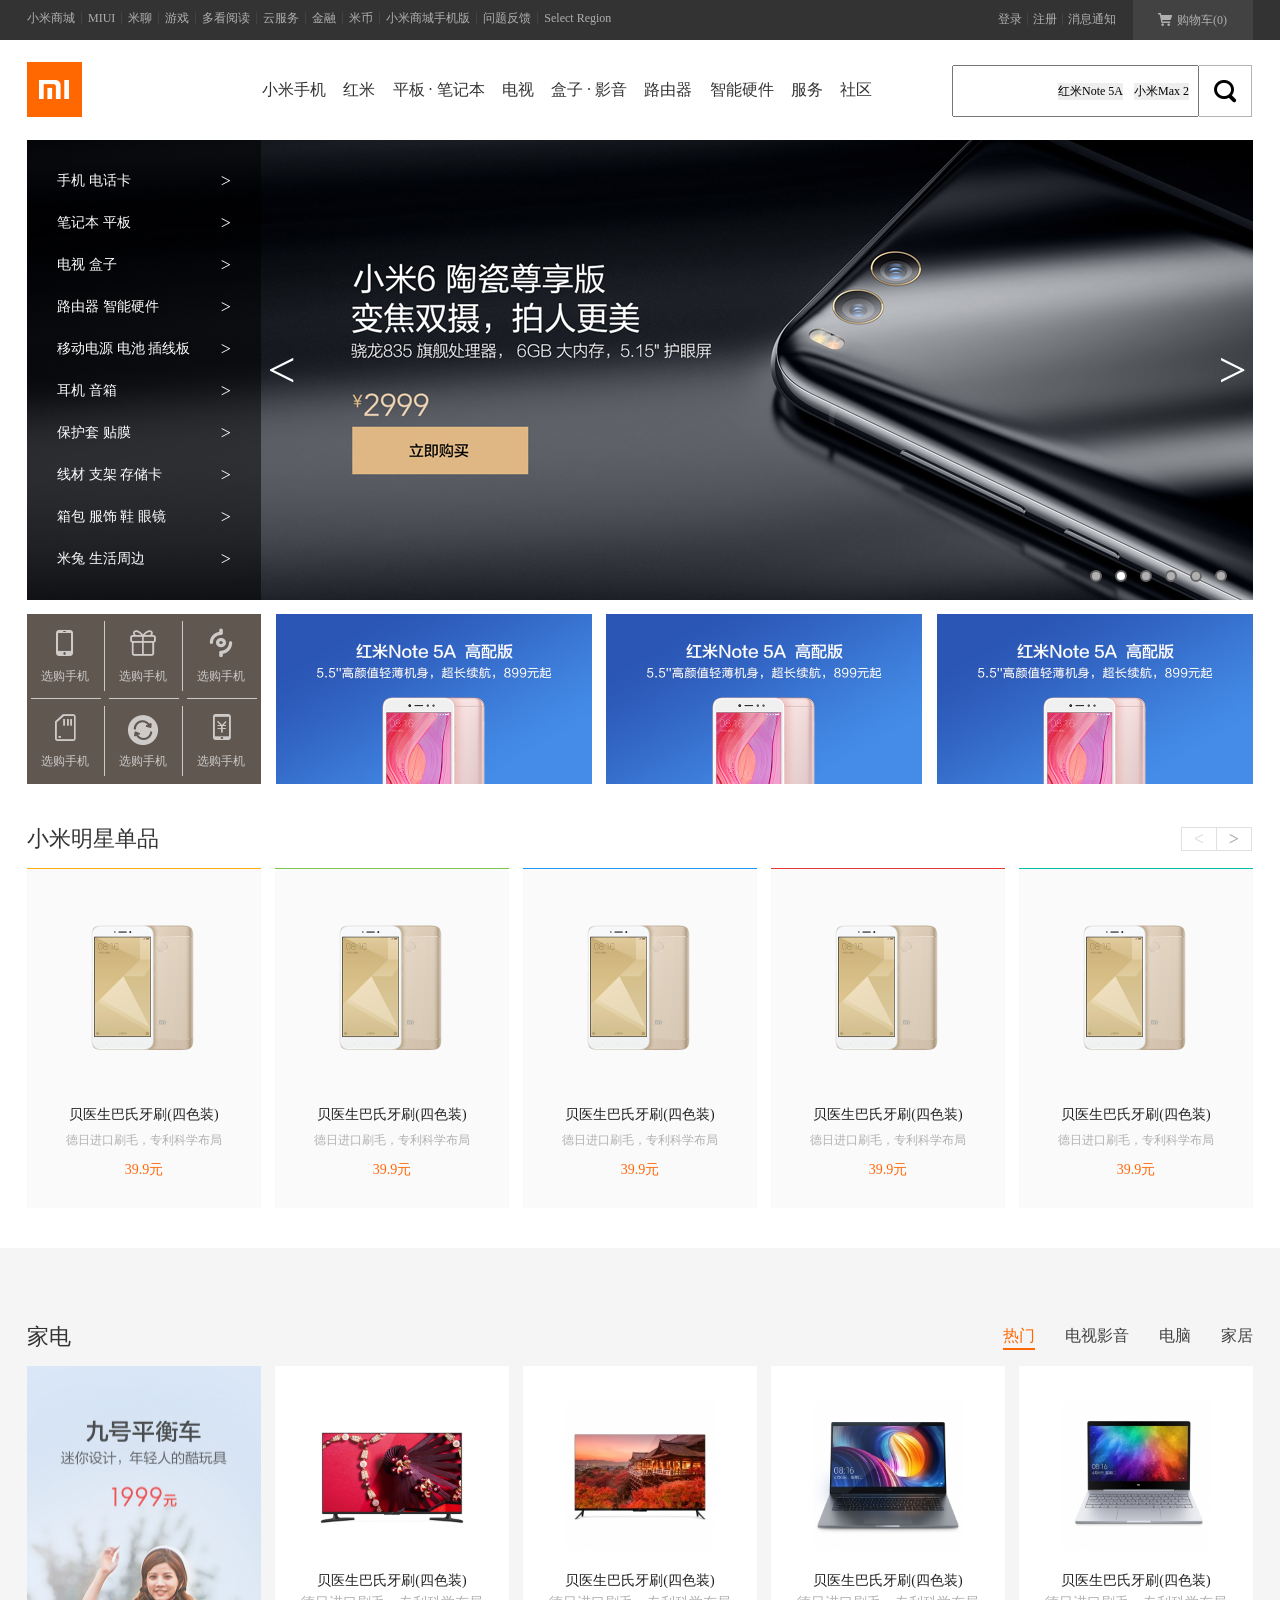
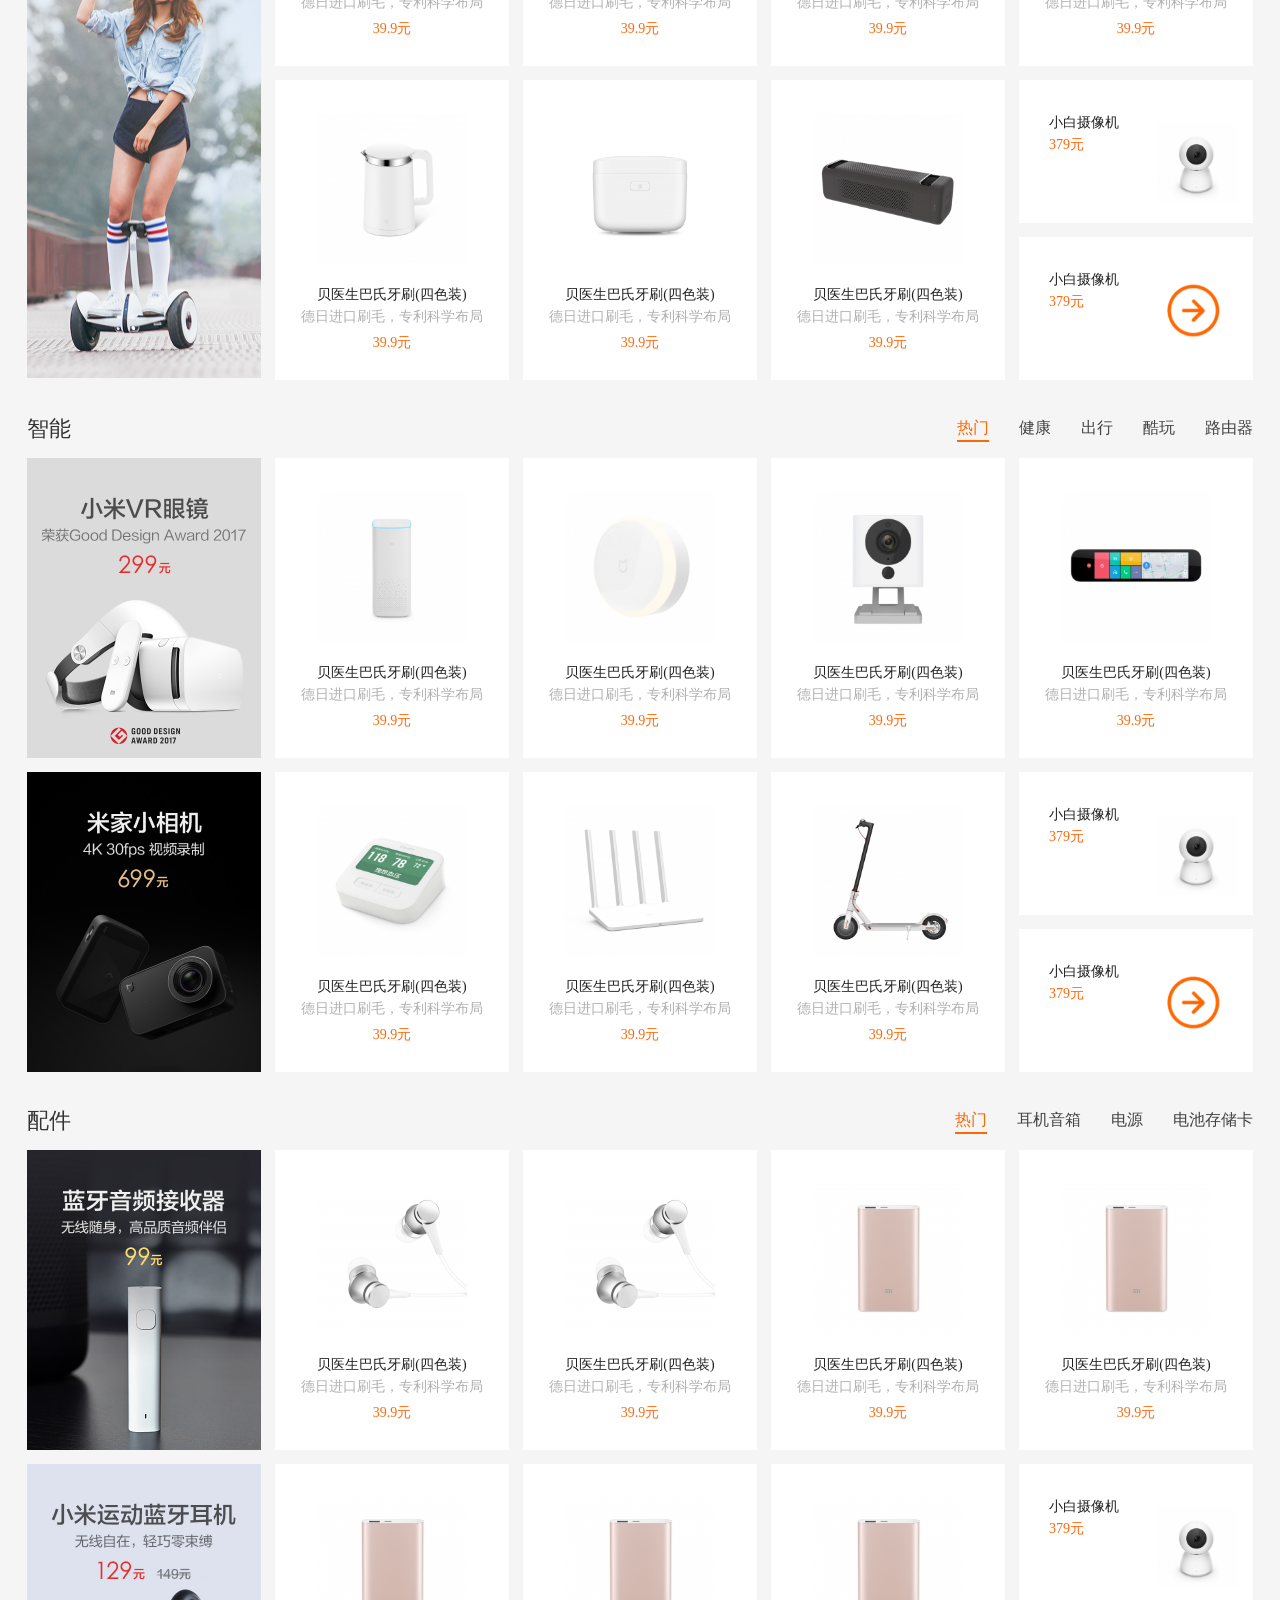
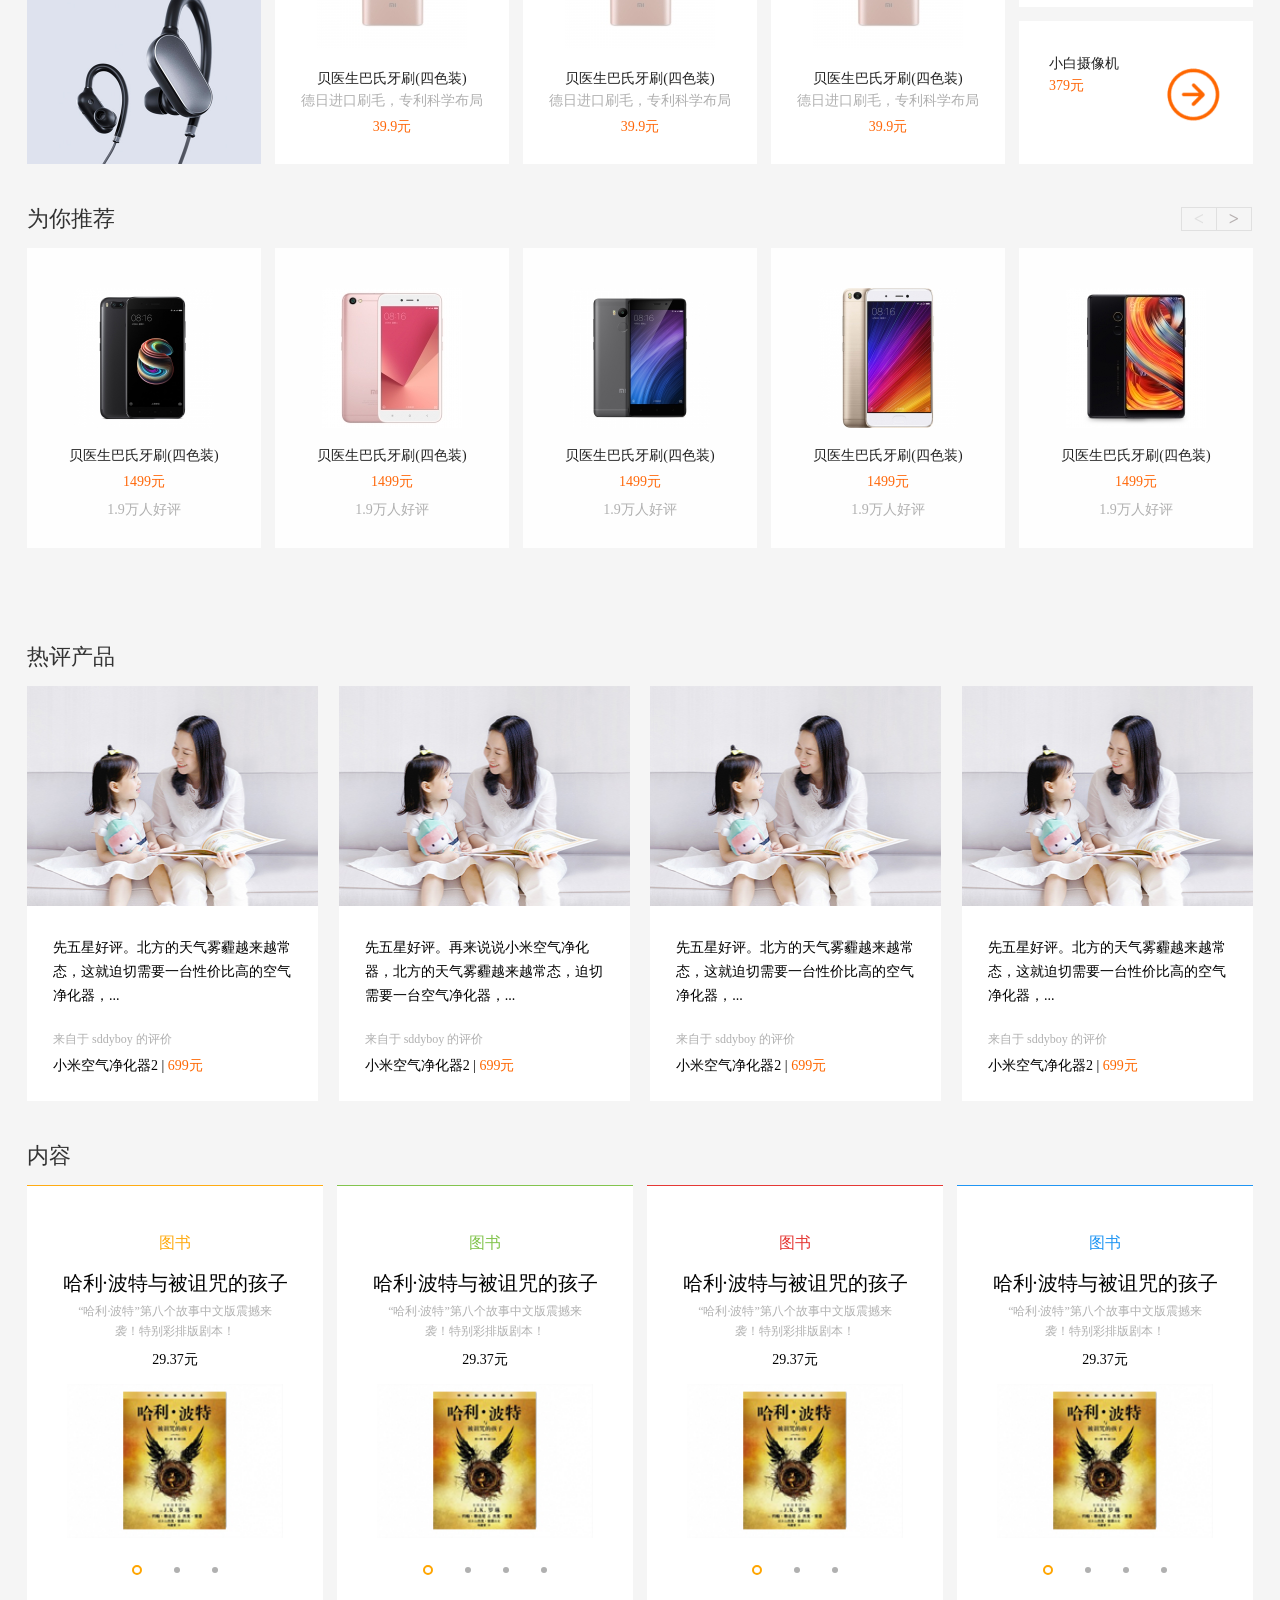
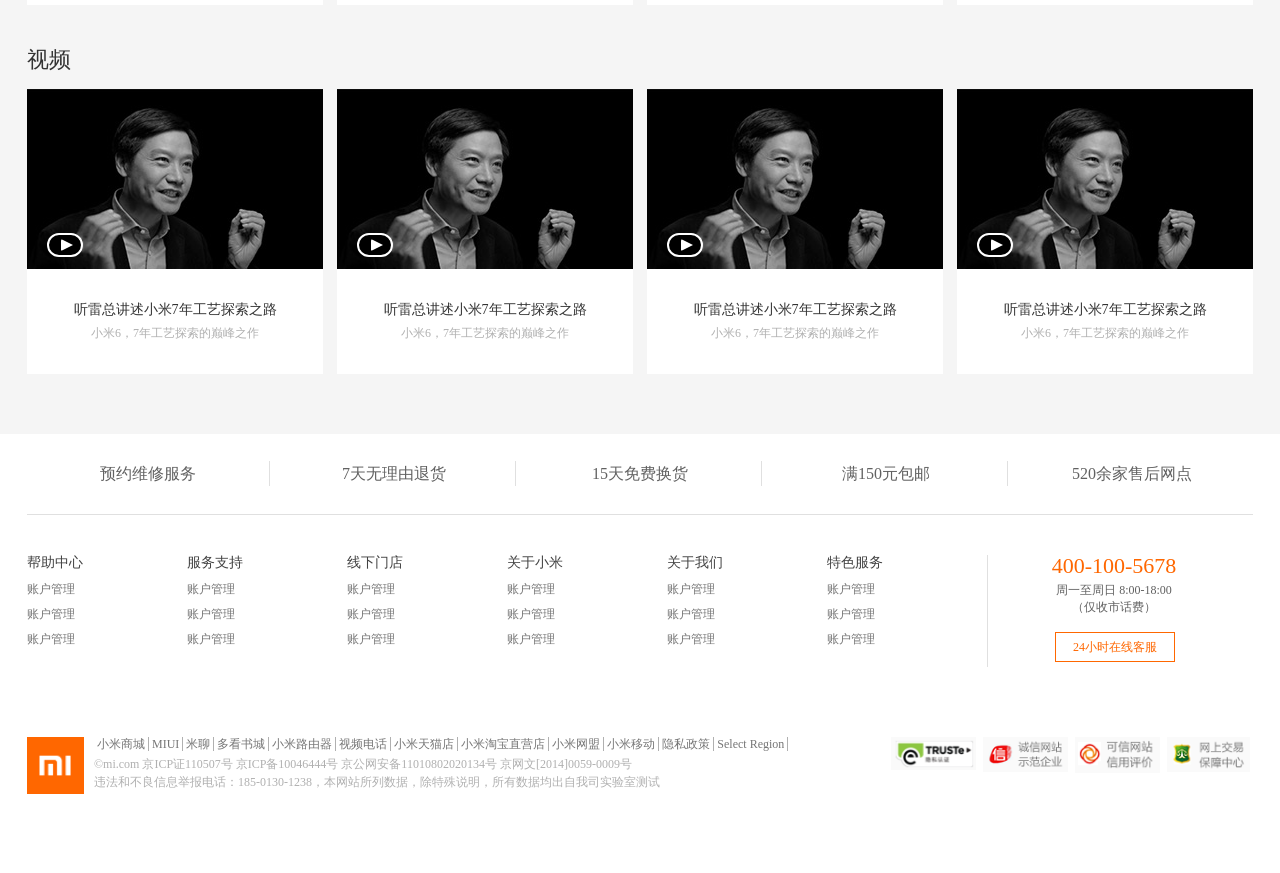
<file: xm-index.html>
<!doctype html>
<html lang="en">
<head>
    <meta charset="UTF-8">
    <title>小米商城</title>
    <link rel="shortcut icon" href="img/logo.png">
    <link rel="stylesheet" href="css/xm.css">
    <link rel="stylesheet" href="css/iconfont.css">
</head>
<body>
<!--头部开始-->
<header>
    <div class="header-inner">
        <ul class="header-nav">
            <li class="del">小米商城</li>
            <li>MIUI</li>
            <li>米聊</li>
            <li>游戏</li>
            <li>多看阅读</li>
            <li>云服务</li>
            <li>金融</li>
            <li>米币</li>
            <li>小米商城手机版</li>
            <li>问题反馈</li>
            <li>Select Region</li>
        </ul>
        <div class="header-last">
            <span class="iconfont new-iconfont">&#xe602;</span>
            <div>购物车(0)</div>
        </div>
        <ul class="header-navrright">
            <li>登录</li>
            <li>注册</li>
            <li>消息通知</li>
        </ul>
    </div>
</header>
<!--头部结束-->
<!--导航开始-->
<nav>
    <div class="logo">
        <img src="img/logo.png" alt="">
    </div>
    <ul class="nav-inner">
        <li>小米手机</li>
        <li>红米</li>
        <li>平板 · 笔记本</li>
        <li>电视</li>
        <li>盒子 · 影音</li>
        <li>路由器</li>
        <li>智能硬件</li>
        <li>服务</li>
        <li>社区</li>
    </ul>
    <div class="nav-right">
        <input type="text">
        <div class="nav-right-txt1">红米Note 5A</div>
        <div class="nav-right-txt2">小米Max 2</div>
        <div class="nav-so">
            <span class="iconfont">&#xe66f;</span>
        </div>
    </div>
</nav>
<!--banner开始-->
<div class="banner">
    <ul class="banner-box">
        <li class="active"><a href="#1"><img src="img/banner-p1.jpg" alt=""></a></li>
        <li><a href="#2"><img src="img/banner-p2.jpg" alt=""></a></li>
        <li><a href="#3"><img src="img/banner-p3.jpg" alt=""></a></li>
        <li><a href="#4"><img src="img/banner-p4.jpg" alt=""></a></li>
        <li><a href="#5"><img src="img/banner-p5.jpg" alt=""></a></li>
        <li><a href="#6"><img src="img/banner-p6.jpg" alt=""></a></li>
    </ul>
    <ul class="banner-list">
        <li>手机 电话卡 <span>&gt;</span> </li>
        <li>笔记本 平板 <span>&gt;</span></li>
        <li>电视 盒子<span>&gt;</span></li>
        <li>路由器 智能硬件<span>&gt;</span></li>
        <li>移动电源 电池 插线板<span>&gt;</span></li>
        <li>耳机 音箱<span>&gt;</span></li>
        <li>保护套 贴膜<span>&gt;</span></li>
        <li>线材 支架 存储卡<span>&gt;</span></li>
        <li>箱包 服饰 鞋 眼镜<span>&gt;</span></li>
        <li>米兔 生活周边<span>&gt;</span></li>
    </ul>
    <ul class="dianbox">
        <li class="active"></li>
        <li></li>
        <li></li>
        <li></li>
        <li></li>
        <li></li>
    </ul>
    <div class="left">&lt;</div>
    <div class="next">&gt;</div>
</div>
<!--banner结束-->
<!--选购开始-->
<ul class="choose">
    <li class="choose-1">
        <div class="choose-top">
            <ul class="choose-smallbox">
                <li><span class="iconfont">&#xe648;</span></li>
                <li>选购手机</li>
            </ul>

            <div class="center-line"></div>
            <ul class="choose-smallbox">
                <li><span class="iconfont">&#xe601;</span></li>
                <li>选购手机</li>
            </ul>
            <div class="center-line"></div>

            <ul class="choose-smallbox">
                <li><span class="iconfont">&#xe600;</span></li>
                <li>选购手机</li>
            </ul>
        </div>
        <div class="xia-line">
            <div></div>
            <div></div>
            <div></div>
        </div>
        <div class="choose-top">
            <ul class="choose-smallbox">
                <li><span class="iconfont">&#xea29;</span></li>
                <li>选购手机</li>
            </ul>
            <div class="center-line"></div>
            <ul class="choose-smallbox">
                <li><span class="iconfont">&#xe635;</span></li>
                <li>选购手机</li>
            </ul>
            <div class="center-line"></div>

            <ul class="choose-smallbox">
                <li><span class="iconfont">&#xe60f;</span></li>
                <li>选购手机</li>
            </ul>
        </div>
    </li>
    <li><img src="img/mai-pc1.jpg" alt=""></li>
    <li><img src="img/mai-pc1.jpg" alt=""></li>
    <li><img src="img/mai-pc1.jpg" alt=""></li>
</ul>
<!--选购结束-->
<!--小米明星单品开始-->
<div class="sstar-bigbox">
    <div class="sstar-top">
        <div class="sstar-title">小米明星单品</div>
        <ul class="sjiantou">
            <li class="sprev ">&lt;</li>
            <li class="snext active">&gt;</li>
        </ul>
    </div>
    <div class="sstar-bottom">
        <ul class="sstar-bottom-inner">
            <li class="sstar-line1">
                <div class="img">
                    <img src="img/star-pc1.png" alt="">
                </div>
                <p class="spp1">贝医生巴氏牙刷(四色装)</p>
                <p class="spp2">德日进口刷毛，专利科学布局</p>
                <p class="spp3">39.9元</p>
            </li>
            <li class="sstar-line2">
                <div class="img">
                    <img src="img/star-pc1.png" alt="">
                </div>
                <p class="spp1">贝医生巴氏牙刷(四色装)</p>
                <p class="spp2">德日进口刷毛，专利科学布局</p>
                <p class="spp3">39.9元</p>
            </li>
            <li class="sstar-line3">
                <div class="img">
                    <img src="img/star-pc1.png" alt="">
                </div>
                <p class="spp1">贝医生巴氏牙刷(四色装)</p>
                <p class="spp2">德日进口刷毛，专利科学布局</p>
                <p class="spp3">39.9元</p>
            </li>
            <li class="sstar-line4">
                <div class="img">
                    <img src="img/star-pc1.png" alt="">
                </div>
                <p class="spp1">贝医生巴氏牙刷(四色装)</p>
                <p class="spp2">德日进口刷毛，专利科学布局</p>
                <p class="spp3">39.9元</p>
            </li>
            <li class="sstar-line5">
                <div class="img">
                    <img src="img/star-pc1.png" alt="">
                </div>
                <p class="spp1">贝医生巴氏牙刷(四色装)</p>
                <p class="spp2">德日进口刷毛，专利科学布局</p>
                <p class="spp3">39.9元</p>
            </li>
            <li class="sstar-line1">
                <div class="img">
                    <img src="img/star-pc2.png" alt="">
                </div>
                <p class="spp1">贝医生巴氏牙刷(四色装)</p>
                <p class="spp2">德日进口刷毛，专利科学布局</p>
                <p class="spp3">39.9元</p>
            </li>
            <li class="sstar-line2">
                <div class="img">
                    <img src="img/star-pc2.png" alt="">
                </div>
                <p class="spp1">贝医生巴氏牙刷(四色装)</p>
                <p class="spp2">德日进口刷毛，专利科学布局</p>
                <p class="spp3">39.9元</p>
            </li>
            <li class="sstar-line3">
                <div class="img">
                    <img src="img/star-pc2.png" alt="">
                </div>
                <p class="spp1">贝医生巴氏牙刷(四色装)</p>
                <p class="spp2">德日进口刷毛，专利科学布局</p>
                <p class="spp3">39.9元</p>
            </li>
            <li class="sstar-line4">
                <div class="img">
                    <img src="img/star-pc2.png" alt="">
                </div>
                <p class="spp1">贝医生巴氏牙刷(四色装)</p>
                <p class="spp2">德日进口刷毛，专利科学布局</p>
                <p class="spp3">39.9元</p>
            </li>
            <li class="sstar-line5" id="del-rmargin">
                <div class="img">
                    <img src="img/star-pc2.png" alt="">
                </div>
                <p class="spp1">贝医生巴氏牙刷(四色装)</p>
                <p class="spp2">德日进口刷毛，专利科学布局</p>
                <p class="spp3">39.9元</p>
            </li>
        </ul>
    </div>
</div>
<!--明星单品结束-->
<div class="bg-color">
<!--家电开始-->
<div class="home">
    <div class="home-title">
        <div class="home-titlel">家电</div>
        <ul class="home-titler">
            <li class="home-active">热门</li>
            <li>电视影音</li>
            <li>电脑</li>
            <li>家居</li>
        </ul>
    </div>
    <div class="home-left">
        <img src="img/home-pc1.jpg" alt="">
    </div>
    <div class="home-right">
        <div class="home-box home-box-active">
            <!--右面的上部分-----------热点-->
            <ul class="home-rtop">
                <li>
                    <div class="home-img">
                        <img src="img/home-pc2.png" alt="">
                    </div>
                    <p class="pp1 home-pp1">贝医生巴氏牙刷(四色装)</p>
                    <p class="pp2 home-pp2">德日进口刷毛，专利科学布局</p>
                    <p class="pp3 home-pp3">39.9元</p>
                    <div class="add-home add-text-c">
                        <span>小米值得拥有，我们己离不开您!客服妹妹你说呢?</span>
                        <br>
                        <span >来自于 俞小兵 的评价</span>
                    </div>
                </li>
                <li>
                    <div class="home-img">
                        <img src="img/home-pc3.jpg" alt="">
                    </div>
                    <p class="pp1 home-pp1">贝医生巴氏牙刷(四色装)</p>
                    <p class="pp2 home-pp2">德日进口刷毛，专利科学布局</p>
                    <p class="pp3 home-pp3">39.9元</p>
                    <div class="add-home add-text-c">
                        <span>小米值得拥有，我们己离不开您!客服妹妹你说呢?</span>
                        <br>
                        <span >来自于 俞小兵 的评价</span>
                    </div>
                </li>
                <li>
                    <div class="home-img">
                        <img src="img/home-pc5.jpg" alt="">
                    </div>
                    <p class="pp1 home-pp1">贝医生巴氏牙刷(四色装)</p>
                    <p class="pp2 home-pp2">德日进口刷毛，专利科学布局</p>
                    <p class="pp3 home-pp3">39.9元</p>
                    <div class="add-home add-text-c">
                        <span>小米值得拥有，我们己离不开您!客服妹妹你说呢?</span>
                        <br>
                        <span >来自于 俞小兵 的评价</span>
                    </div>
                </li>
                <li>
                    <div class="home-img">
                        <img src="img/home-pc6.jpg" alt="">
                    </div>
                    <p class="pp1 home-pp1">贝医生巴氏牙刷(四色装)</p>
                    <p class="pp2 home-pp2">德日进口刷毛，专利科学布局</p>
                    <p class="pp3 home-pp3">39.9元</p>
                    <div class="add-home add-text-c">
                        <span>小米值得拥有，我们己离不开您!客服妹妹你说呢?</span>
                        <br>
                        <span >来自于 俞小兵 的评价</span>
                    </div>
                </li>
            </ul>
            <!--右面的下部分-->
            <ul class="home-rbottom">
                <li>
                    <div class="home-img">
                        <img src="img/home-pc7.jpg" alt="">
                    </div>
                    <p class="pp1 home-pp1">贝医生巴氏牙刷(四色装)</p>
                    <p class="pp2 home-pp2">德日进口刷毛，专利科学布局</p>
                    <p class="pp3 home-pp3">39.9元</p>
                    <div class="add-home add-text-c">
                        <span>小米值得拥有，我们己离不开您!客服妹妹你说呢?</span>
                        <br>
                        <span >来自于 俞小兵 的评价</span>
                    </div>
                </li>
                <li>
                    <div class="home-img">
                        <img src="img/home-pc8.png" alt="">
                    </div>
                    <p class="pp1 home-pp1">贝医生巴氏牙刷(四色装)</p>
                    <p class="pp2 home-pp2">德日进口刷毛，专利科学布局</p>
                    <p class="pp3 home-pp3">39.9元</p>
                    <div class="add-home add-text-c">
                        <span>小米值得拥有，我们己离不开您!客服妹妹你说呢?</span>
                        <br>
                        <span >来自于 俞小兵 的评价</span>
                    </div>
                </li>
                <li>
                    <div class="home-img">
                        <img src="img/home-pc4.jpg" alt="">
                    </div>
                    <p class="pp1 home-pp1">贝医生巴氏牙刷(四色装)</p>
                    <p class="pp2 home-pp2">德日进口刷毛，专利科学布局</p>
                    <p class="pp3 home-pp3">39.9元</p>
                    <div class="add-home add-text-c">
                        <span>小米值得拥有，我们己离不开您!客服妹妹你说呢?</span>
                        <br>
                        <span >来自于 俞小兵 的评价</span>
                    </div>
                </li>
                <ul class="shangxia-box">
                    <li class="shangxia ">
                        <div class="shangxia-img1"><img src="img/sx-pc1.jpg" alt=""></div>
                        <span class="sx-txt1">小白摄像机</span><br>
                        <span class="sx-txt2">379元</span>
                    </li>
                    <li class="shangxia ">
                        <div class="shangxia-img2"><img src="img/jiantou-pc.png" alt=""></div>
                        <span class="sx-txt1">小白摄像机</span><br>
                        <span class="sx-txt2">379元</span>
                    </li>
                </ul>
            </ul>
        </div>
        <div class="home-box">
            <!--右面的上部分------------电视-->
            <ul class="home-rtop">
                <li>
                    <div class="home-img">
                        <img src="img/dianshi-pc.jpg" alt="">
                    </div>
                    <p class="pp1 home-pp1">贝医生巴氏牙刷(四色装)</p>
                    <p class="pp2 home-pp2">德日进口刷毛，专利科学布局</p>
                    <p class="pp3 home-pp3">39.9元</p>
                    <div class="add-home add-text-c">
                        <span>小米值得拥有，我们己离不开您!客服妹妹你说呢?</span>
                        <br>
                        <span >来自于 俞小兵 的评价</span>
                    </div>
                </li>
                <li>
                    <div class="home-img">
                        <img src="img/dianshi-pc2.png" alt="">
                    </div>
                    <p class="pp1 home-pp1">贝医生巴氏牙刷(四色装)</p>
                    <p class="pp2 home-pp2">德日进口刷毛，专利科学布局</p>
                    <p class="pp3 home-pp3">39.9元</p>
                    <div class="add-home add-text-c">
                        <span>小米值得拥有，我们己离不开您!客服妹妹你说呢?</span>
                        <br>
                        <span >来自于 俞小兵 的评价</span>
                    </div>
                </li>
                <li>
                    <div class="home-img">
                        <img src="img/dianshi-pc3.png" alt="">
                    </div>
                    <p class="pp1 home-pp1">贝医生巴氏牙刷(四色装)</p>
                    <p class="pp2 home-pp2">德日进口刷毛，专利科学布局</p>
                    <p class="pp3 home-pp3">39.9元</p>
                    <div class="add-home add-text-c">
                        <span>小米值得拥有，我们己离不开您!客服妹妹你说呢?</span>
                        <br>
                        <span >来自于 俞小兵 的评价</span>
                    </div>
                </li>
                <li>
                    <div class="home-img">
                        <img src="img/dianshi-pc4.jpg" alt="">
                    </div>
                    <p class="pp1 home-pp1">贝医生巴氏牙刷(四色装)</p>
                    <p class="pp2 home-pp2">德日进口刷毛，专利科学布局</p>
                    <p class="pp3 home-pp3">39.9元</p>
                    <div class="add-home add-text-c">
                        <span>小米值得拥有，我们己离不开您!客服妹妹你说呢?</span>
                        <br>
                        <span >来自于 俞小兵 的评价</span>
                    </div>
                </li>
            </ul>
            <!--右面的下部分-->
            <ul class="home-rbottom">
                <li>
                    <div class="home-img">
                        <img src="img/dianshi-pc.jpg" alt="">
                    </div>
                    <p class="pp1 home-pp1">贝医生巴氏牙刷(四色装)</p>
                    <p class="pp2 home-pp2">德日进口刷毛，专利科学布局</p>
                    <p class="pp3 home-pp3">39.9元</p>
                    <div class="add-home add-text-c">
                        <span>小米值得拥有，我们己离不开您!客服妹妹你说呢?</span>
                        <br>
                        <span >来自于 俞小兵 的评价</span>
                    </div>
                </li>
                <li>
                    <div class="home-img">
                        <img src="img/dianshi-pc2.png" alt="">
                    </div>
                    <p class="pp1 home-pp1">贝医生巴氏牙刷(四色装)</p>
                    <p class="pp2 home-pp2">德日进口刷毛，专利科学布局</p>
                    <p class="pp3 home-pp3">39.9元</p>
                    <div class="add-home add-text-c">
                        <span>小米值得拥有，我们己离不开您!客服妹妹你说呢?</span>
                        <br>
                        <span >来自于 俞小兵 的评价</span>
                    </div>
                </li>
                <li>
                    <div class="home-img">
                        <img src="img/dianshi-pc3.png" alt="">
                    </div>
                    <p class="pp1 home-pp1">贝医生巴氏牙刷(四色装)</p>
                    <p class="pp2 home-pp2">德日进口刷毛，专利科学布局</p>
                    <p class="pp3 home-pp3">39.9元</p>
                    <div class="add-home add-text-c">
                        <span>小米值得拥有，我们己离不开您!客服妹妹你说呢?</span>
                        <br>
                        <span >来自于 俞小兵 的评价</span>
                    </div>
                </li>
                <ul class="shangxia-box">
                    <li class="shangxia ">
                        <div class="shangxia-img1"><img src="img/sx-pc1.jpg" alt=""></div>
                        <span class="sx-txt1">小白摄像机</span><br>
                        <span class="sx-txt2">379元</span>
                    </li>
                    <li class="shangxia ">
                        <div class="shangxia-img2"><img src="img/jiantou-pc.png" alt=""></div>
                        <span class="sx-txt1">小白摄像机</span><br>
                        <span class="sx-txt2">379元</span>
                    </li>
                </ul>
            </ul>
        </div>
        <div class="home-box">
            <!--右面的上部分------------电脑-->
            <ul class="home-rtop">
                <li>
                    <div class="home-img">
                        <img src="img/diannao-pc1.jpg" alt="">
                    </div>
                    <p class="pp1 home-pp1">贝医生巴氏牙刷(四色装)</p>
                    <p class="pp2 home-pp2">德日进口刷毛，专利科学布局</p>
                    <p class="pp3 home-pp3">39.9元</p>
                    <div class="add-home add-text-c">
                        <span>小米值得拥有，我们己离不开您!客服妹妹你说呢?</span>
                        <br>
                        <span >来自于 俞小兵 的评价</span>
                    </div>
                </li>
                <li>
                    <div class="home-img">
                        <img src="img/diannao-pc2.jpg" alt="">
                    </div>
                    <p class="pp1 home-pp1">贝医生巴氏牙刷(四色装)</p>
                    <p class="pp2 home-pp2">德日进口刷毛，专利科学布局</p>
                    <p class="pp3 home-pp3">39.9元</p>
                    <div class="add-home add-text-c">
                        <span>小米值得拥有，我们己离不开您!客服妹妹你说呢?</span>
                        <br>
                        <span >来自于 俞小兵 的评价</span>
                    </div>
                </li>
                <li>
                    <div class="home-img">
                        <img src="img/diannao-pc3.png" alt="">
                    </div>
                    <p class="pp1 home-pp1">贝医生巴氏牙刷(四色装)</p>
                    <p class="pp2 home-pp2">德日进口刷毛，专利科学布局</p>
                    <p class="pp3 home-pp3">39.9元</p>
                    <div class="add-home add-text-c">
                        <span>小米值得拥有，我们己离不开您!客服妹妹你说呢?</span>
                        <br>
                        <span >来自于 俞小兵 的评价</span>
                    </div>
                </li>
                <li>
                    <div class="home-img">
                        <img src="img/diannao-pc4.jpg" alt="">
                    </div>
                    <p class="pp1 home-pp1">贝医生巴氏牙刷(四色装)</p>
                    <p class="pp2 home-pp2">德日进口刷毛，专利科学布局</p>
                    <p class="pp3 home-pp3">39.9元</p>
                    <div class="add-home add-text-c">
                        <span>小米值得拥有，我们己离不开您!客服妹妹你说呢?</span>
                        <br>
                        <span >来自于 俞小兵 的评价</span>
                    </div>
                </li>
            </ul>
            <!--右面的下部分-->
            <ul class="home-rbottom">
                <li>
                    <div class="home-img">
                        <img src="img/diannao-pc1.jpg" alt="">
                    </div>
                    <p class="pp1 home-pp1">贝医生巴氏牙刷(四色装)</p>
                    <p class="pp2 home-pp2">德日进口刷毛，专利科学布局</p>
                    <p class="pp3 home-pp3">39.9元</p>
                    <div class="add-home add-text-c">
                        <span>小米值得拥有，我们己离不开您!客服妹妹你说呢?</span>
                        <br>
                        <span >来自于 俞小兵 的评价</span>
                    </div>
                </li>
                <li>
                    <div class="home-img">
                        <img src="img/diannao-pc2.jpg" alt="">
                    </div>
                    <p class="pp1 home-pp1">贝医生巴氏牙刷(四色装)</p>
                    <p class="pp2 home-pp2">德日进口刷毛，专利科学布局</p>
                    <p class="pp3 home-pp3">39.9元</p>
                    <div class="add-home add-text-c">
                        <span>小米值得拥有，我们己离不开您!客服妹妹你说呢?</span>
                        <br>
                        <span >来自于 俞小兵 的评价</span>
                    </div>
                </li>
                <li>
                    <div class="home-img">
                        <img src="img/diannao-pc3.png" alt="">
                    </div>
                    <p class="pp1 home-pp1">贝医生巴氏牙刷(四色装)</p>
                    <p class="pp2 home-pp2">德日进口刷毛，专利科学布局</p>
                    <p class="pp3 home-pp3">39.9元</p>
                    <div class="add-home add-text-c">
                        <span>小米值得拥有，我们己离不开您!客服妹妹你说呢?</span>
                        <br>
                        <span >来自于 俞小兵 的评价</span>
                    </div>
                </li>
                <ul class="shangxia-box">
                    <li class="shangxia ">
                        <div class="shangxia-img1"><img src="img/sx-pc1.jpg" alt=""></div>
                        <span class="sx-txt1">小白摄像机</span><br>
                        <span class="sx-txt2">379元</span>
                    </li>
                    <li class="shangxia ">
                        <div class="shangxia-img2"><img src="img/jiantou-pc.png" alt=""></div>
                        <span class="sx-txt1">小白摄像机</span><br>
                        <span class="sx-txt2">379元</span>
                    </li>
                </ul>
            </ul>
        </div>
        <div class="home-box">
            <!--右面的上部分-----------家居-->
            <ul class="home-rtop">
                <li>
                    <div class="home-img">
                        <img src="img/jiadian-pc1.jpg" alt="">
                    </div>
                    <p class="pp1 home-pp1">贝医生巴氏牙刷(四色装)</p>
                    <p class="pp2 home-pp2">德日进口刷毛，专利科学布局</p>
                    <p class="pp3 home-pp3">39.9元</p>
                    <div class="add-home add-text-c">
                        <span>小米值得拥有，我们己离不开您!客服妹妹你说呢?</span>
                        <br>
                        <span >来自于 俞小兵 的评价</span>
                    </div>
                </li>
                <li>
                    <div class="home-img">
                        <img src="img/jiadian-pc1.jpg" alt="">
                    </div>
                    <p class="pp1 home-pp1">贝医生巴氏牙刷(四色装)</p>
                    <p class="pp2 home-pp2">德日进口刷毛，专利科学布局</p>
                    <p class="pp3 home-pp3">39.9元</p>
                    <div class="add-home add-text-c">
                        <span>小米值得拥有，我们己离不开您!客服妹妹你说呢?</span>
                        <br>
                        <span >来自于 俞小兵 的评价</span>
                    </div>
                </li>
                <li>
                    <div class="home-img">
                        <img src="img/jiadian-pc1.jpg" alt="">
                    </div>
                    <p class="pp1 home-pp1">贝医生巴氏牙刷(四色装)</p>
                    <p class="pp2 home-pp2">德日进口刷毛，专利科学布局</p>
                    <p class="pp3 home-pp3">39.9元</p>
                    <div class="add-home add-text-c">
                        <span>小米值得拥有，我们己离不开您!客服妹妹你说呢?</span>
                        <br>
                        <span >来自于 俞小兵 的评价</span>
                    </div>
                </li>
                <li>
                    <div class="home-img">
                        <img src="img/jiadian-pc1.jpg" alt="">
                    </div>
                    <p class="pp1 home-pp1">贝医生巴氏牙刷(四色装)</p>
                    <p class="pp2 home-pp2">德日进口刷毛，专利科学布局</p>
                    <p class="pp3 home-pp3">39.9元</p>
                    <div class="add-home add-text-c">
                        <span>小米值得拥有，我们己离不开您!客服妹妹你说呢?</span>
                        <br>
                        <span >来自于 俞小兵 的评价</span>
                    </div>
                </li>
            </ul>
            <!--右面的下部分-->
            <ul class="home-rbottom">
                <li>
                    <div class="home-img">
                        <img src="img/jiadian-pc2.jpg" alt="">
                    </div>
                    <p class="pp1 home-pp1">贝医生巴氏牙刷(四色装)</p>
                    <p class="pp2 home-pp2">德日进口刷毛，专利科学布局</p>
                    <p class="pp3 home-pp3">39.9元</p>
                    <div class="add-home add-text-c">
                        <span>小米值得拥有，我们己离不开您!客服妹妹你说呢?</span>
                        <br>
                        <span >来自于 俞小兵 的评价</span>
                    </div>
                </li>
                <li>
                    <div class="home-img">
                        <img src="img/jiadian-pc2.jpg" alt="">
                    </div>
                    <p class="pp1 home-pp1">贝医生巴氏牙刷(四色装)</p>
                    <p class="pp2 home-pp2">德日进口刷毛，专利科学布局</p>
                    <p class="pp3 home-pp3">39.9元</p>
                    <div class="add-home add-text-c">
                        <span>小米值得拥有，我们己离不开您!客服妹妹你说呢?</span>
                        <br>
                        <span >来自于 俞小兵 的评价</span>
                    </div>
                </li>
                <li>
                    <div class="home-img">
                        <img src="img/jiadian-pc2.jpg" alt="">
                    </div>
                    <p class="pp1 home-pp1">贝医生巴氏牙刷(四色装)</p>
                    <p class="pp2 home-pp2">德日进口刷毛，专利科学布局</p>
                    <p class="pp3 home-pp3">39.9元</p>
                    <div class="add-home add-text-c">
                        <span>小米值得拥有，我们己离不开您!客服妹妹你说呢?</span>
                        <br>
                        <span >来自于 俞小兵 的评价</span>
                    </div>
                </li>
                <ul class="shangxia-box">
                    <li class="shangxia ">
                        <div class="shangxia-img1"><img src="img/sx-pc1.jpg" alt=""></div>
                        <span class="sx-txt1">小白摄像机</span><br>
                        <span class="sx-txt2">379元</span>
                    </li>
                    <li class="shangxia ">
                        <div class="shangxia-img2"><img src="img/jiantou-pc.png" alt=""></div>
                        <span class="sx-txt1">小白摄像机</span><br>
                        <span class="sx-txt2">379元</span>
                    </li>
                </ul>
            </ul>
        </div>
    </div>
</div>
<!--家电结束-->
<!--智能开始-->
    <div class="home"  id="zhineng">
        <div class="home-title">
            <div class="home-titlel">智能</div>
            <ul class="home-titler">
                <li class="home-active">热门</li>
                <li>健康</li>
                <li>出行</li>
                <li>酷玩</li>
                <li>路由器</li>
            </ul>
        </div>
        <div class="zhineng-left ">
            <div class="zhineng-left-top">
                <img src="img/zhineng-left-pc1.jpg" alt="">
            </div>
            <div class="zhineng-left-tottom">
                <img src="img/zhineng-left-pc2.jpg" alt="">
            </div>
        </div>
        <div class="home-right">
            <div class="home-box home-box-active">
                <!--右面的上部分-----------热点-->
                <ul class="home-rtop">
                    <li>
                        <div class="home-img">
                            <img src="img/zn-pc1.jpg" alt="">
                        </div>
                        <p class="pp1 home-pp1">贝医生巴氏牙刷(四色装)</p>
                        <p class="pp2 home-pp2">德日进口刷毛，专利科学布局</p>
                        <p class="pp3 home-pp3">39.9元</p>
                        <div class="add-home add-text-c">
                            <span>小米值得拥有，我们己离不开您!客服妹妹你说呢?</span>
                            <br>
                            <span >来自于 俞小兵 的评价</span>
                        </div>
                    </li>
                    <li>
                        <div class="home-img">
                            <img src="img/zn-pc2.jpg" alt="">
                        </div>
                        <p class="pp1 home-pp1">贝医生巴氏牙刷(四色装)</p>
                        <p class="pp2 home-pp2">德日进口刷毛，专利科学布局</p>
                        <p class="pp3 home-pp3">39.9元</p>
                        <div class="add-home add-text-c">
                            <span>小米值得拥有，我们己离不开您!客服妹妹你说呢?</span>
                            <br>
                            <span >来自于 俞小兵 的评价</span>
                        </div>
                    </li>
                    <li>
                        <div class="home-img">
                            <img src="img/zn-pc3.jpg" alt="">
                        </div>
                        <p class="pp1 home-pp1">贝医生巴氏牙刷(四色装)</p>
                        <p class="pp2 home-pp2">德日进口刷毛，专利科学布局</p>
                        <p class="pp3 home-pp3">39.9元</p>
                        <div class="add-home add-text-c">
                            <span>小米值得拥有，我们己离不开您!客服妹妹你说呢?</span>
                            <br>
                            <span >来自于 俞小兵 的评价</span>
                        </div>
                    </li>
                    <li>
                        <div class="home-img">
                            <img src="img/zn-pc4.jpg" alt="">
                        </div>
                        <p class="pp1 home-pp1">贝医生巴氏牙刷(四色装)</p>
                        <p class="pp2 home-pp2">德日进口刷毛，专利科学布局</p>
                        <p class="pp3 home-pp3">39.9元</p>
                        <div class="add-home add-text-c">
                            <span>小米值得拥有，我们己离不开您!客服妹妹你说呢?</span>
                            <br>
                            <span >来自于 俞小兵 的评价</span>
                        </div>
                    </li>
                </ul>
                <!--右面的下部分-->
                <ul class="home-rbottom">
                    <li>
                        <div class="home-img">
                            <img src="img/zn-pc5.jpg" alt="">
                        </div>
                        <p class="pp1 home-pp1">贝医生巴氏牙刷(四色装)</p>
                        <p class="pp2 home-pp2">德日进口刷毛，专利科学布局</p>
                        <p class="pp3 home-pp3">39.9元</p>
                        <div class="add-home add-text-c">
                            <span>小米值得拥有，我们己离不开您!客服妹妹你说呢?</span>
                            <br>
                            <span >来自于 俞小兵 的评价</span>
                        </div>
                    </li>
                    <li>
                        <div class="home-img">
                            <img src="img/zn-pc6.jpg" alt="">
                        </div>
                        <p class="pp1 home-pp1">贝医生巴氏牙刷(四色装)</p>
                        <p class="pp2 home-pp2">德日进口刷毛，专利科学布局</p>
                        <p class="pp3 home-pp3">39.9元</p>
                        <div class="add-home add-text-c">
                            <span>小米值得拥有，我们己离不开您!客服妹妹你说呢?</span>
                            <br>
                            <span >来自于 俞小兵 的评价</span>
                        </div>
                    </li>
                    <li>
                        <div class="home-img">
                            <img src="img/zn-cp7.jpg" alt="">
                        </div>
                        <p class="pp1 home-pp1">贝医生巴氏牙刷(四色装)</p>
                        <p class="pp2 home-pp2">德日进口刷毛，专利科学布局</p>
                        <p class="pp3 home-pp3">39.9元</p>
                        <div class="add-home add-text-c">
                            <span>小米值得拥有，我们己离不开您!客服妹妹你说呢?</span>
                            <br>
                            <span >来自于 俞小兵 的评价</span>
                        </div>
                    </li>
                    <ul class="shangxia-box">
                        <li class="shangxia ">
                            <div class="shangxia-img1"><img src="img/sx-pc1.jpg" alt=""></div>
                            <span class="sx-txt1">小白摄像机</span><br>
                            <span class="sx-txt2">379元</span>
                        </li>
                        <li class="shangxia ">
                            <div class="shangxia-img2"><img src="img/jiantou-pc.png" alt=""></div>
                            <span class="sx-txt1">小白摄像机</span><br>
                            <span class="sx-txt2">379元</span>
                        </li>
                    </ul>
                </ul>
            </div>
            <div class="home-box">
                <!--右面的上部分------------电视-->
                <ul class="home-rtop">
                    <li>
                        <div class="home-img">
                            <img src="img/zn-pc5.jpg" alt="">
                        </div>
                        <p class="pp1 home-pp1">贝医生巴氏牙刷(四色装)</p>
                        <p class="pp2 home-pp2">德日进口刷毛，专利科学布局</p>
                        <p class="pp3 home-pp3">39.9元</p>
                        <div class="add-home add-text-c">
                            <span>小米值得拥有，我们己离不开您!客服妹妹你说呢?</span>
                            <br>
                            <span >来自于 俞小兵 的评价</span>
                        </div>
                    </li>
                    <li>
                        <div class="home-img">
                            <img src="img/zn-pc5.jpg" alt="">

                        </div>
                        <p class="pp1 home-pp1">贝医生巴氏牙刷(四色装)</p>
                        <p class="pp2 home-pp2">德日进口刷毛，专利科学布局</p>
                        <p class="pp3 home-pp3">39.9元</p>
                        <div class="add-home add-text-c">
                            <span>小米值得拥有，我们己离不开您!客服妹妹你说呢?</span>
                            <br>
                            <span >来自于 俞小兵 的评价</span>
                        </div>
                    </li>
                    <li>
                        <div class="home-img">
                            <img src="img/zn-pc5.jpg" alt="">

                        </div>
                        <p class="pp1 home-pp1">贝医生巴氏牙刷(四色装)</p>
                        <p class="pp2 home-pp2">德日进口刷毛，专利科学布局</p>
                        <p class="pp3 home-pp3">39.9元</p>
                        <div class="add-home add-text-c">
                            <span>小米值得拥有，我们己离不开您!客服妹妹你说呢?</span>
                            <br>
                            <span >来自于 俞小兵 的评价</span>
                        </div>
                    </li>
                    <li>
                        <div class="home-img">
                            <img src="img/zn-pc5.jpg" alt="">

                        </div>
                        <p class="pp1 home-pp1">贝医生巴氏牙刷(四色装)</p>
                        <p class="pp2 home-pp2">德日进口刷毛，专利科学布局</p>
                        <p class="pp3 home-pp3">39.9元</p>
                        <div class="add-home add-text-c">
                            <span>小米值得拥有，我们己离不开您!客服妹妹你说呢?</span>
                            <br>
                            <span >来自于 俞小兵 的评价</span>
                        </div>
                    </li>
                </ul>
                <!--右面的下部分-->
                <ul class="home-rbottom">
                    <li>
                        <div class="home-img">
                            <img src="img/zn-pc5.jpg" alt="">

                        </div>
                        <p class="pp1 home-pp1">贝医生巴氏牙刷(四色装)</p>
                        <p class="pp2 home-pp2">德日进口刷毛，专利科学布局</p>
                        <p class="pp3 home-pp3">39.9元</p>
                        <div class="add-home add-text-c">
                            <span>小米值得拥有，我们己离不开您!客服妹妹你说呢?</span>
                            <br>
                            <span >来自于 俞小兵 的评价</span>
                        </div>
                    </li>
                    <li>
                        <div class="home-img">
                            <img src="img/zn-pc5.jpg" alt="">

                        </div>
                        <p class="pp1 home-pp1">贝医生巴氏牙刷(四色装)</p>
                        <p class="pp2 home-pp2">德日进口刷毛，专利科学布局</p>
                        <p class="pp3 home-pp3">39.9元</p>
                        <div class="add-home add-text-c">
                            <span>小米值得拥有，我们己离不开您!客服妹妹你说呢?</span>
                            <br>
                            <span >来自于 俞小兵 的评价</span>
                        </div>
                    </li>
                    <li>
                        <div class="home-img">
                            <img src="img/zn-pc5.jpg" alt="">

                        </div>
                        <p class="pp1 home-pp1">贝医生巴氏牙刷(四色装)</p>
                        <p class="pp2 home-pp2">德日进口刷毛，专利科学布局</p>
                        <p class="pp3 home-pp3">39.9元</p>
                        <div class="add-home add-text-c">
                            <span>小米值得拥有，我们己离不开您!客服妹妹你说呢?</span>
                            <br>
                            <span >来自于 俞小兵 的评价</span>
                        </div>
                    </li>
                    <ul class="shangxia-box">
                        <li class="shangxia ">
                            <div class="shangxia-img1"><img src="img/sx-pc1.jpg" alt=""></div>
                            <span class="sx-txt1">小白摄像机</span><br>
                            <span class="sx-txt2">379元</span>
                        </li>
                        <li class="shangxia ">
                            <div class="shangxia-img2"><img src="img/jiantou-pc.png" alt=""></div>
                            <span class="sx-txt1">小白摄像机</span><br>
                            <span class="sx-txt2">379元</span>
                        </li>
                    </ul>
                </ul>
            </div>
            <div class="home-box">
                <!--右面的上部分------------电脑-->
                <ul class="home-rtop">
                    <li>
                        <div class="home-img">
                            <img src="img/zn-pc8.jpg" alt="">
                        </div>
                        <p class="pp1 home-pp1">贝医生巴氏牙刷(四色装)</p>
                        <p class="pp2 home-pp2">德日进口刷毛，专利科学布局</p>
                        <p class="pp3 home-pp3">39.9元</p>
                        <div class="add-home add-text-c">
                            <span>小米值得拥有，我们己离不开您!客服妹妹你说呢?</span>
                            <br>
                            <span >来自于 俞小兵 的评价</span>
                        </div>
                    </li>
                    <li>
                        <div class="home-img">
                            <img src="img/zn-pc8.jpg" alt="">

                        </div>
                        <p class="pp1 home-pp1">贝医生巴氏牙刷(四色装)</p>
                        <p class="pp2 home-pp2">德日进口刷毛，专利科学布局</p>
                        <p class="pp3 home-pp3">39.9元</p>
                        <div class="add-home add-text-c">
                            <span>小米值得拥有，我们己离不开您!客服妹妹你说呢?</span>
                            <br>
                            <span >来自于 俞小兵 的评价</span>
                        </div>
                    </li>
                    <li>
                        <div class="home-img">
                            <img src="img/zn-pc8.jpg" alt="">

                        </div>
                        <p class="pp1 home-pp1">贝医生巴氏牙刷(四色装)</p>
                        <p class="pp2 home-pp2">德日进口刷毛，专利科学布局</p>
                        <p class="pp3 home-pp3">39.9元</p>
                        <div class="add-home add-text-c">
                            <span>小米值得拥有，我们己离不开您!客服妹妹你说呢?</span>
                            <br>
                            <span >来自于 俞小兵 的评价</span>
                        </div>
                    </li>
                    <li>
                        <div class="home-img">
                            <img src="img/zn-pc8.jpg" alt="">

                        </div>
                        <p class="pp1 home-pp1">贝医生巴氏牙刷(四色装)</p>
                        <p class="pp2 home-pp2">德日进口刷毛，专利科学布局</p>
                        <p class="pp3 home-pp3">39.9元</p>
                        <div class="add-home add-text-c">
                            <span>小米值得拥有，我们己离不开您!客服妹妹你说呢?</span>
                            <br>
                            <span >来自于 俞小兵 的评价</span>
                        </div>
                    </li>
                </ul>
                <!--右面的下部分-->
                <ul class="home-rbottom">
                    <li>
                        <div class="home-img">
                            <img src="img/zn-pc9.jpg" alt="">
                        </div>
                        <p class="pp1 home-pp1">贝医生巴氏牙刷(四色装)</p>
                        <p class="pp2 home-pp2">德日进口刷毛，专利科学布局</p>
                        <p class="pp3 home-pp3">39.9元</p>
                        <div class="add-home add-text-c">
                            <span>小米值得拥有，我们己离不开您!客服妹妹你说呢?</span>
                            <br>
                            <span >来自于 俞小兵 的评价</span>
                        </div>
                    </li>
                    <li>
                        <div class="home-img">
                            <img src="img/zn-pc9.jpg" alt="">

                        </div>
                        <p class="pp1 home-pp1">贝医生巴氏牙刷(四色装)</p>
                        <p class="pp2 home-pp2">德日进口刷毛，专利科学布局</p>
                        <p class="pp3 home-pp3">39.9元</p>
                        <div class="add-home add-text-c">
                            <span>小米值得拥有，我们己离不开您!客服妹妹你说呢?</span>
                            <br>
                            <span >来自于 俞小兵 的评价</span>
                        </div>
                    </li>
                    <li>
                        <div class="home-img">
                            <img src="img/zn-pc9.jpg" alt="">

                        </div>
                        <p class="pp1 home-pp1">贝医生巴氏牙刷(四色装)</p>
                        <p class="pp2 home-pp2">德日进口刷毛，专利科学布局</p>
                        <p class="pp3 home-pp3">39.9元</p>
                        <div class="add-home add-text-c">
                            <span>小米值得拥有，我们己离不开您!客服妹妹你说呢?</span>
                            <br>
                            <span >来自于 俞小兵 的评价</span>
                        </div>
                    </li>
                    <ul class="shangxia-box">
                        <li class="shangxia ">
                            <div class="shangxia-img1"><img src="img/sx-pc1.jpg" alt=""></div>
                            <span class="sx-txt1">小白摄像机</span><br>
                            <span class="sx-txt2">379元</span>
                        </li>
                        <li class="shangxia ">
                            <div class="shangxia-img2"><img src="img/jiantou-pc.png" alt=""></div>
                            <span class="sx-txt1">小白摄像机</span><br>
                            <span class="sx-txt2">379元</span>
                        </li>
                    </ul>
                </ul>
            </div>
            <div class="home-box">
                <!--右面的上部分-----------家居-->
                <ul class="home-rtop">
                    <li>
                        <div class="home-img">
                            <img src="img/zn-pc31.jpg" alt="">
                        </div>
                        <p class="pp1 home-pp1">贝医生巴氏牙刷(四色装)</p>
                        <p class="pp2 home-pp2">德日进口刷毛，专利科学布局</p>
                        <p class="pp3 home-pp3">39.9元</p>
                        <div class="add-home add-text-c">
                            <span>小米值得拥有，我们己离不开您!客服妹妹你说呢?</span>
                            <br>
                            <span >来自于 俞小兵 的评价</span>
                        </div>
                    </li>
                    <li>
                        <div class="home-img">
                            <img src="img/zn-pc31.jpg" alt="">

                        </div>
                        <p class="pp1 home-pp1">贝医生巴氏牙刷(四色装)</p>
                        <p class="pp2 home-pp2">德日进口刷毛，专利科学布局</p>
                        <p class="pp3 home-pp3">39.9元</p>
                        <div class="add-home add-text-c">
                            <span>小米值得拥有，我们己离不开您!客服妹妹你说呢?</span>
                            <br>
                            <span >来自于 俞小兵 的评价</span>
                        </div>
                    </li>
                    <li>
                        <div class="home-img">
                            <img src="img/zn-pc31.jpg" alt="">

                        </div>
                        <p class="pp1 home-pp1">贝医生巴氏牙刷(四色装)</p>
                        <p class="pp2 home-pp2">德日进口刷毛，专利科学布局</p>
                        <p class="pp3 home-pp3">39.9元</p>
                        <div class="add-home add-text-c">
                            <span>小米值得拥有，我们己离不开您!客服妹妹你说呢?</span>
                            <br>
                            <span >来自于 俞小兵 的评价</span>
                        </div>
                    </li>
                    <li>
                        <div class="home-img">
                            <img src="img/zn-pc31.jpg" alt="">

                        </div>
                        <p class="pp1 home-pp1">贝医生巴氏牙刷(四色装)</p>
                        <p class="pp2 home-pp2">德日进口刷毛，专利科学布局</p>
                        <p class="pp3 home-pp3">39.9元</p>
                        <div class="add-home add-text-c">
                            <span>小米值得拥有，我们己离不开您!客服妹妹你说呢?</span>
                            <br>
                            <span >来自于 俞小兵 的评价</span>
                        </div>
                    </li>
                </ul>
                <!--右面的下部分-->
                <ul class="home-rbottom">
                    <li>
                        <div class="home-img">
                            <img src="img/zn-pc31.jpg" alt="">

                        </div>
                        <p class="pp1 home-pp1">贝医生巴氏牙刷(四色装)</p>
                        <p class="pp2 home-pp2">德日进口刷毛，专利科学布局</p>
                        <p class="pp3 home-pp3">39.9元</p>
                        <div class="add-home add-text-c">
                            <span>小米值得拥有，我们己离不开您!客服妹妹你说呢?</span>
                            <br>
                            <span >来自于 俞小兵 的评价</span>
                        </div>
                    </li>
                    <li>
                        <div class="home-img">
                            <img src="img/zn-pc31.jpg" alt="">

                        </div>
                        <p class="pp1 home-pp1">贝医生巴氏牙刷(四色装)</p>
                        <p class="pp2 home-pp2">德日进口刷毛，专利科学布局</p>
                        <p class="pp3 home-pp3">39.9元</p>
                        <div class="add-home add-text-c">
                            <span>小米值得拥有，我们己离不开您!客服妹妹你说呢?</span>
                            <br>
                            <span >来自于 俞小兵 的评价</span>
                        </div>
                    </li>
                    <li>
                        <div class="home-img">
                            <img src="img/zn-pc31.jpg" alt="">

                        </div>
                        <p class="pp1 home-pp1">贝医生巴氏牙刷(四色装)</p>
                        <p class="pp2 home-pp2">德日进口刷毛，专利科学布局</p>
                        <p class="pp3 home-pp3">39.9元</p>
                        <div class="add-home add-text-c">
                            <span>小米值得拥有，我们己离不开您!客服妹妹你说呢?</span>
                            <br>
                            <span >来自于 俞小兵 的评价</span>
                        </div>
                    </li>
                    <ul class="shangxia-box">
                        <li class="shangxia ">
                            <div class="shangxia-img1"><img src="img/sx-pc1.jpg" alt=""></div>
                            <span class="sx-txt1">小白摄像机</span><br>
                            <span class="sx-txt2">379元</span>
                        </li>
                        <li class="shangxia ">
                            <div class="shangxia-img2"><img src="img/jiantou-pc.png" alt=""></div>
                            <span class="sx-txt1">小白摄像机</span><br>
                            <span class="sx-txt2">379元</span>
                        </li>
                    </ul>
                </ul>
            </div>
            <div class="home-box">
                <!--右面的上部分------------电视-->
                <ul class="home-rtop">
                    <li>
                        <div class="home-img">
                            <img src="img/zn-pc32.jpg" alt="">
                        </div>
                        <p class="pp1 home-pp1">贝医生巴氏牙刷(四色装)</p>
                        <p class="pp2 home-pp2">德日进口刷毛，专利科学布局</p>
                        <p class="pp3 home-pp3">39.9元</p>
                        <div class="add-home add-text-c">
                            <span>小米值得拥有，我们己离不开您!客服妹妹你说呢?</span>
                            <br>
                            <span >来自于 俞小兵 的评价</span>
                        </div>
                    </li>
                    <li>
                        <div class="home-img">
                            <img src="img/zn-pc32.jpg" alt="">

                        </div>
                        <p class="pp1 home-pp1">贝医生巴氏牙刷(四色装)</p>
                        <p class="pp2 home-pp2">德日进口刷毛，专利科学布局</p>
                        <p class="pp3 home-pp3">39.9元</p>
                        <div class="add-home add-text-c">
                            <span>小米值得拥有，我们己离不开您!客服妹妹你说呢?</span>
                            <br>
                            <span >来自于 俞小兵 的评价</span>
                        </div>
                    </li>
                    <li>
                        <div class="home-img">
                            <img src="img/zn-pc32.jpg" alt="">

                        </div>
                        <p class="pp1 home-pp1">贝医生巴氏牙刷(四色装)</p>
                        <p class="pp2 home-pp2">德日进口刷毛，专利科学布局</p>
                        <p class="pp3 home-pp3">39.9元</p>
                        <div class="add-home add-text-c">
                            <span>小米值得拥有，我们己离不开您!客服妹妹你说呢?</span>
                            <br>
                            <span >来自于 俞小兵 的评价</span>
                        </div>
                    </li>
                    <li>
                        <div class="home-img">
                            <img src="img/zn-pc32.jpg" alt="">

                        </div>
                        <p class="pp1 home-pp1">贝医生巴氏牙刷(四色装)</p>
                        <p class="pp2 home-pp2">德日进口刷毛，专利科学布局</p>
                        <p class="pp3 home-pp3">39.9元</p>
                        <div class="add-home add-text-c">
                            <span>小米值得拥有，我们己离不开您!客服妹妹你说呢?</span>
                            <br>
                            <span >来自于 俞小兵 的评价</span>
                        </div>
                    </li>
                </ul>
                <!--右面的下部分-->
                <ul class="home-rbottom">
                    <li>
                        <div class="home-img">
                            <img src="img/zn-pc32.jpg" alt="">

                        </div>
                        <p class="pp1 home-pp1">贝医生巴氏牙刷(四色装)</p>
                        <p class="pp2 home-pp2">德日进口刷毛，专利科学布局</p>
                        <p class="pp3 home-pp3">39.9元</p>
                        <div class="add-home add-text-c">
                            <span>小米值得拥有，我们己离不开您!客服妹妹你说呢?</span>
                            <br>
                            <span >来自于 俞小兵 的评价</span>
                        </div>
                    </li>
                    <li>
                        <div class="home-img">
                            <img src="img/zn-pc32.jpg" alt="">

                        </div>
                        <p class="pp1 home-pp1">贝医生巴氏牙刷(四色装)</p>
                        <p class="pp2 home-pp2">德日进口刷毛，专利科学布局</p>
                        <p class="pp3 home-pp3">39.9元</p>
                        <div class="add-home add-text-c">
                            <span>小米值得拥有，我们己离不开您!客服妹妹你说呢?</span>
                            <br>
                            <span >来自于 俞小兵 的评价</span>
                        </div>
                    </li>
                    <li>
                        <div class="home-img">
                            <img src="img/zn-pc32.jpg" alt="">

                        </div>
                        <p class="pp1 home-pp1">贝医生巴氏牙刷(四色装)</p>
                        <p class="pp2 home-pp2">德日进口刷毛，专利科学布局</p>
                        <p class="pp3 home-pp3">39.9元</p>
                        <div class="add-home add-text-c">
                            <span>小米值得拥有，我们己离不开您!客服妹妹你说呢?</span>
                            <br>
                            <span >来自于 俞小兵 的评价</span>
                        </div>
                    </li>
                    <ul class="shangxia-box">
                        <li class="shangxia ">
                            <div class="shangxia-img1"><img src="img/sx-pc1.jpg" alt=""></div>
                            <span class="sx-txt1">小白摄像机</span><br>
                            <span class="sx-txt2">379元</span>
                        </li>
                        <li class="shangxia ">
                            <div class="shangxia-img2"><img src="img/jiantou-pc.png" alt=""></div>
                            <span class="sx-txt1">小白摄像机</span><br>
                            <span class="sx-txt2">379元</span>
                        </li>
                    </ul>
                </ul>
            </div>
        </div>
    </div>
<!--智能结束-->
<!--配件开始-->
    <div class="home"  id="peijian">
        <div class="home-title">
            <div class="home-titlel">配件</div>
            <ul class="home-titler">
                <li class="home-active">热门</li>
                <li>耳机音箱</li>
                <li>电源</li>
                <li>电池存储卡</li>
            </ul>
        </div>
        <div class="zhineng-left ">
            <div class="zhineng-left-top">
                <img src="img/dp-left-pc1.jpg" alt="">
            </div>
            <div class="zhineng-left-tottom">
                <img src="img/dp-left-pc2.jpg" alt="">
            </div>
        </div>
        <div class="home-right">
            <div class="home-box home-box-active">
                <!--右面的上部分-----------热点-->
                <ul class="home-rtop">
                    <li>
                        <div class="home-img">
                            <img src="img/dp-pc11.jpg" alt="">
                        </div>
                        <p class="pp1 home-pp1">贝医生巴氏牙刷(四色装)</p>
                        <p class="pp2 home-pp2">德日进口刷毛，专利科学布局</p>
                        <p class="pp3 home-pp3">39.9元</p>
                        <div class="add-home add-text-c">
                            <span>小米值得拥有，我们己离不开您!客服妹妹你说呢?</span>
                            <br>
                            <span >来自于 俞小兵 的评价</span>
                        </div>
                    </li>
                    <li>
                        <div class="home-img">
                            <img src="img/dp-pc11.jpg" alt="">

                        </div>
                        <p class="pp1 home-pp1">贝医生巴氏牙刷(四色装)</p>
                        <p class="pp2 home-pp2">德日进口刷毛，专利科学布局</p>
                        <p class="pp3 home-pp3">39.9元</p>
                        <div class="add-home add-text-c">
                            <span>小米值得拥有，我们己离不开您!客服妹妹你说呢?</span>
                            <br>
                            <span >来自于 俞小兵 的评价</span>
                        </div>
                    </li>
                    <li>
                        <div class="home-img">
                            <img src="img/dp-pc12.jpg" alt="">
                        </div>
                        <p class="pp1 home-pp1">贝医生巴氏牙刷(四色装)</p>
                        <p class="pp2 home-pp2">德日进口刷毛，专利科学布局</p>
                        <p class="pp3 home-pp3">39.9元</p>
                        <div class="add-home add-text-c">
                            <span>小米值得拥有，我们己离不开您!客服妹妹你说呢?</span>
                            <br>
                            <span >来自于 俞小兵 的评价</span>
                        </div>
                    </li>
                    <li>
                        <div class="home-img">
                            <img src="img/dp-pc12.jpg" alt="">


                        </div>
                        <p class="pp1 home-pp1">贝医生巴氏牙刷(四色装)</p>
                        <p class="pp2 home-pp2">德日进口刷毛，专利科学布局</p>
                        <p class="pp3 home-pp3">39.9元</p>
                        <div class="add-home add-text-c">
                            <span>小米值得拥有，我们己离不开您!客服妹妹你说呢?</span>
                            <br>
                            <span >来自于 俞小兵 的评价</span>
                        </div>
                    </li>
                </ul>
                <!--右面的下部分-->
                <ul class="home-rbottom">
                    <li>
                        <div class="home-img">
                            <img src="img/dp-pc12.jpg" alt="">

                        </div>
                        <p class="pp1 home-pp1">贝医生巴氏牙刷(四色装)</p>
                        <p class="pp2 home-pp2">德日进口刷毛，专利科学布局</p>
                        <p class="pp3 home-pp3">39.9元</p>
                        <div class="add-home add-text-c">
                            <span>小米值得拥有，我们己离不开您!客服妹妹你说呢?</span>
                            <br>
                            <span >来自于 俞小兵 的评价</span>
                        </div>
                    </li>
                    <li>
                        <div class="home-img">
                            <img src="img/dp-pc12.jpg" alt="">

                        </div>
                        <p class="pp1 home-pp1">贝医生巴氏牙刷(四色装)</p>
                        <p class="pp2 home-pp2">德日进口刷毛，专利科学布局</p>
                        <p class="pp3 home-pp3">39.9元</p>
                        <div class="add-home add-text-c">
                            <span>小米值得拥有，我们己离不开您!客服妹妹你说呢?</span>
                            <br>
                            <span >来自于 俞小兵 的评价</span>
                        </div>
                    </li>
                    <li>
                        <div class="home-img">
                            <img src="img/dp-pc12.jpg" alt="">

                        </div>
                        <p class="pp1 home-pp1">贝医生巴氏牙刷(四色装)</p>
                        <p class="pp2 home-pp2">德日进口刷毛，专利科学布局</p>
                        <p class="pp3 home-pp3">39.9元</p>
                        <div class="add-home add-text-c">
                            <span>小米值得拥有，我们己离不开您!客服妹妹你说呢?</span>
                            <br>
                            <span >来自于 俞小兵 的评价</span>
                        </div>
                    </li>
                    <ul class="shangxia-box">
                        <li class="shangxia ">
                            <div class="shangxia-img1">
                                <img src="img/sx-pc1.jpg" alt="">
                            </div>
                            <span class="sx-txt1">小白摄像机</span><br>
                            <span class="sx-txt2">379元</span>
                        </li>
                        <li class="shangxia ">
                            <div class="shangxia-img2"><img src="img/jiantou-pc.png" alt=""></div>
                            <span class="sx-txt1">小白摄像机</span><br>
                            <span class="sx-txt2">379元</span>
                        </li>
                    </ul>
                </ul>
            </div>
            <div class="home-box">
                <!--右面的上部分------------电视-->
                <ul class="home-rtop">
                    <li>
                        <div class="home-img">
                            <img src="img/dp-pc21.jpg" alt="">
                        </div>
                        <p class="pp1 home-pp1">贝医生巴氏牙刷(四色装)</p>
                        <p class="pp2 home-pp2">德日进口刷毛，专利科学布局</p>
                        <p class="pp3 home-pp3">39.9元</p>
                        <div class="add-home add-text-c">
                            <span>小米值得拥有，我们己离不开您!客服妹妹你说呢?</span>
                            <br>
                            <span >来自于 俞小兵 的评价</span>
                        </div>
                    </li>
                    <li>
                        <div class="home-img">
                            <img src="img/dp-pc22.jpg" alt="">
                        </div>
                        <p class="pp1 home-pp1">贝医生巴氏牙刷(四色装)</p>
                        <p class="pp2 home-pp2">德日进口刷毛，专利科学布局</p>
                        <p class="pp3 home-pp3">39.9元</p>
                        <div class="add-home add-text-c">
                            <span>小米值得拥有，我们己离不开您!客服妹妹你说呢?</span>
                            <br>
                            <span >来自于 俞小兵 的评价</span>
                        </div>
                    </li>
                    <li>
                        <div class="home-img">
                            <img src="img/dp-pc23.jpg" alt="">
                        </div>
                        <p class="pp1 home-pp1">贝医生巴氏牙刷(四色装)</p>
                        <p class="pp2 home-pp2">德日进口刷毛，专利科学布局</p>
                        <p class="pp3 home-pp3">39.9元</p>
                        <div class="add-home add-text-c">
                            <span>小米值得拥有，我们己离不开您!客服妹妹你说呢?</span>
                            <br>
                            <span >来自于 俞小兵 的评价</span>
                        </div>
                    </li>
                    <li>
                        <div class="home-img">
                            <img src="img/dp-pc23.jpg" alt="">

                        </div>
                        <p class="pp1 home-pp1">贝医生巴氏牙刷(四色装)</p>
                        <p class="pp2 home-pp2">德日进口刷毛，专利科学布局</p>
                        <p class="pp3 home-pp3">39.9元</p>
                        <div class="add-home add-text-c">
                            <span>小米值得拥有，我们己离不开您!客服妹妹你说呢?</span>
                            <br>
                            <span >来自于 俞小兵 的评价</span>
                        </div>
                    </li>
                </ul>
                <!--右面的下部分-->
                <ul class="home-rbottom">
                    <li>
                        <div class="home-img">
                            <img src="img/dp-pc23.jpg" alt="">

                        </div>
                        <p class="pp1 home-pp1">贝医生巴氏牙刷(四色装)</p>
                        <p class="pp2 home-pp2">德日进口刷毛，专利科学布局</p>
                        <p class="pp3 home-pp3">39.9元</p>
                        <div class="add-home add-text-c">
                            <span>小米值得拥有，我们己离不开您!客服妹妹你说呢?</span>
                            <br>
                            <span >来自于 俞小兵 的评价</span>
                        </div>
                    </li>
                    <li>
                        <div class="home-img">
                            <img src="img/dp-pc23.jpg" alt="">

                        </div>
                        <p class="pp1 home-pp1">贝医生巴氏牙刷(四色装)</p>
                        <p class="pp2 home-pp2">德日进口刷毛，专利科学布局</p>
                        <p class="pp3 home-pp3">39.9元</p>
                        <div class="add-home add-text-c">
                            <span>小米值得拥有，我们己离不开您!客服妹妹你说呢?</span>
                            <br>
                            <span >来自于 俞小兵 的评价</span>
                        </div>
                    </li>
                    <li>
                        <div class="home-img">
                            <img src="img/dp-pc23.jpg" alt="">

                        </div>
                        <p class="pp1 home-pp1">贝医生巴氏牙刷(四色装)</p>
                        <p class="pp2 home-pp2">德日进口刷毛，专利科学布局</p>
                        <p class="pp3 home-pp3">39.9元</p>
                        <div class="add-home add-text-c">
                            <span>小米值得拥有，我们己离不开您!客服妹妹你说呢?</span>
                            <br>
                            <span >来自于 俞小兵 的评价</span>
                        </div>
                    </li>
                    <ul class="shangxia-box">
                        <li class="shangxia ">
                            <div class="shangxia-img1"><img src="img/sx-pc1.jpg" alt=""></div>
                            <span class="sx-txt1">小白摄像机</span><br>
                            <span class="sx-txt2">379元</span>
                        </li>
                        <li class="shangxia ">
                            <div class="shangxia-img2"><img src="img/jiantou-pc.png" alt=""></div>
                            <span class="sx-txt1">小白摄像机</span><br>
                            <span class="sx-txt2">379元</span>
                        </li>
                    </ul>
                </ul>
            </div>
            <div class="home-box">
                <!--右面的上部分------------电脑-->
                <ul class="home-rtop">
                    <li>
                        <div class="home-img">
                            <img src="img/dp-31.jpg" alt="">
                        </div>
                        <p class="pp1 home-pp1">贝医生巴氏牙刷(四色装)</p>
                        <p class="pp2 home-pp2">德日进口刷毛，专利科学布局</p>
                        <p class="pp3 home-pp3">39.9元</p>
                        <div class="add-home add-text-c">
                            <span>小米值得拥有，我们己离不开您!客服妹妹你说呢?</span>
                            <br>
                            <span >来自于 俞小兵 的评价</span>
                        </div>
                    </li>
                    <li>
                        <div class="home-img">
                            <img src="img/dp-31.jpg" alt="">

                        </div>
                        <p class="pp1 home-pp1">贝医生巴氏牙刷(四色装)</p>
                        <p class="pp2 home-pp2">德日进口刷毛，专利科学布局</p>
                        <p class="pp3 home-pp3">39.9元</p>
                        <div class="add-home add-text-c">
                            <span>小米值得拥有，我们己离不开您!客服妹妹你说呢?</span>
                            <br>
                            <span >来自于 俞小兵 的评价</span>
                        </div>
                    </li>
                    <li>
                        <div class="home-img">
                            <img src="img/dp-31.jpg" alt="">

                        </div>
                        <p class="pp1 home-pp1">贝医生巴氏牙刷(四色装)</p>
                        <p class="pp2 home-pp2">德日进口刷毛，专利科学布局</p>
                        <p class="pp3 home-pp3">39.9元</p>
                        <div class="add-home add-text-c">
                            <span>小米值得拥有，我们己离不开您!客服妹妹你说呢?</span>
                            <br>
                            <span >来自于 俞小兵 的评价</span>
                        </div>
                    </li>
                    <li>
                        <div class="home-img">
                            <img src="img/dp-31.jpg" alt="">

                        </div>
                        <p class="pp1 home-pp1">贝医生巴氏牙刷(四色装)</p>
                        <p class="pp2 home-pp2">德日进口刷毛，专利科学布局</p>
                        <p class="pp3 home-pp3">39.9元</p>
                        <div class="add-home add-text-c">
                            <span>小米值得拥有，我们己离不开您!客服妹妹你说呢?</span>
                            <br>
                            <span >来自于 俞小兵 的评价</span>
                        </div>
                    </li>
                </ul>
                <!--右面的下部分-->
                <ul class="home-rbottom">
                    <li>
                        <div class="home-img">
                            <img src="img/dp-pc32.jpg" alt="">
                        </div>
                        <p class="pp1 home-pp1">贝医生巴氏牙刷(四色装)</p>
                        <p class="pp2 home-pp2">德日进口刷毛，专利科学布局</p>
                        <p class="pp3 home-pp3">39.9元</p>
                        <div class="add-home add-text-c">
                            <span>小米值得拥有，我们己离不开您!客服妹妹你说呢?</span>
                            <br>
                            <span >来自于 俞小兵 的评价</span>
                        </div>
                    </li>
                    <li>
                        <div class="home-img">
                            <img src="img/dp-pc32.jpg" alt="">

                        </div>
                        <p class="pp1 home-pp1">贝医生巴氏牙刷(四色装)</p>
                        <p class="pp2 home-pp2">德日进口刷毛，专利科学布局</p>
                        <p class="pp3 home-pp3">39.9元</p>
                        <div class="add-home add-text-c">
                            <span>小米值得拥有，我们己离不开您!客服妹妹你说呢?</span>
                            <br>
                            <span >来自于 俞小兵 的评价</span>
                        </div>
                    </li>
                    <li>
                        <div class="home-img">
                            <img src="img/dp-pc32.jpg" alt="">

                        </div>
                        <p class="pp1 home-pp1">贝医生巴氏牙刷(四色装)</p>
                        <p class="pp2 home-pp2">德日进口刷毛，专利科学布局</p>
                        <p class="pp3 home-pp3">39.9元</p>
                        <div class="add-home add-text-c">
                            <span>小米值得拥有，我们己离不开您!客服妹妹你说呢?</span>
                            <br>
                            <span >来自于 俞小兵 的评价</span>
                        </div>
                    </li>
                    <ul class="shangxia-box">
                        <li class="shangxia ">
                            <div class="shangxia-img1"><img src="img/sx-pc1.jpg" alt=""></div>
                            <span class="sx-txt1">小白摄像机</span><br>
                            <span class="sx-txt2">379元</span>
                        </li>
                        <li class="shangxia ">
                            <div class="shangxia-img2"><img src="img/jiantou-pc.png" alt=""></div>
                            <span class="sx-txt1">小白摄像机</span><br>
                            <span class="sx-txt2">379元</span>
                        </li>
                    </ul>
                </ul>
            </div>
            <div class="home-box">
                <!--右面的上部分-----------家居-->
                <ul class="home-rtop">
                    <li>
                        <div class="home-img">
                            <img src="img/dp-pc32.jpg" alt="">
                        </div>
                        <p class="pp1 home-pp1">贝医生巴氏牙刷(四色装)</p>
                        <p class="pp2 home-pp2">德日进口刷毛，专利科学布局</p>
                        <p class="pp3 home-pp3">39.9元</p>
                        <div class="add-home add-text-c">
                            <span>小米值得拥有，我们己离不开您!客服妹妹你说呢?</span>
                            <br>
                            <span >来自于 俞小兵 的评价</span>
                        </div>
                    </li>
                    <li>
                        <div class="home-img">
                            <img src="img/dp-pc32.jpg" alt="">

                        </div>
                        <p class="pp1 home-pp1">贝医生巴氏牙刷(四色装)</p>
                        <p class="pp2 home-pp2">德日进口刷毛，专利科学布局</p>
                        <p class="pp3 home-pp3">39.9元</p>
                        <div class="add-home add-text-c">
                            <span>小米值得拥有，我们己离不开您!客服妹妹你说呢?</span>
                            <br>
                            <span >来自于 俞小兵 的评价</span>
                        </div>
                    </li>
                    <li>
                        <div class="home-img">
                            <img src="img/dp-pc32.jpg" alt="">

                        </div>
                        <p class="pp1 home-pp1">贝医生巴氏牙刷(四色装)</p>
                        <p class="pp2 home-pp2">德日进口刷毛，专利科学布局</p>
                        <p class="pp3 home-pp3">39.9元</p>
                        <div class="add-home add-text-c">
                            <span>小米值得拥有，我们己离不开您!客服妹妹你说呢?</span>
                            <br>
                            <span >来自于 俞小兵 的评价</span>
                        </div>
                    </li>
                    <li>
                        <div class="home-img">
                            <img src="img/dp-pc32.jpg" alt="">

                        </div>
                        <p class="pp1 home-pp1">贝医生巴氏牙刷(四色装)</p>
                        <p class="pp2 home-pp2">德日进口刷毛，专利科学布局</p>
                        <p class="pp3 home-pp3">39.9元</p>
                        <div class="add-home add-text-c">
                            <span>小米值得拥有，我们己离不开您!客服妹妹你说呢?</span>
                            <br>
                            <span >来自于 俞小兵 的评价</span>
                        </div>
                    </li>
                </ul>
                <!--右面的下部分-->
                <ul class="home-rbottom">
                    <li>
                        <div class="home-img">
                            <img src="img/dp-pc32.jpg" alt="">

                        </div>
                        <p class="pp1 home-pp1">贝医生巴氏牙刷(四色装)</p>
                        <p class="pp2 home-pp2">德日进口刷毛，专利科学布局</p>
                        <p class="pp3 home-pp3">39.9元</p>
                        <div class="add-home add-text-c">
                            <span>小米值得拥有，我们己离不开您!客服妹妹你说呢?</span>
                            <br>
                            <span >来自于 俞小兵 的评价</span>
                        </div>
                    </li>
                    <li>
                        <div class="home-img">
                            <img src="img/dp-pc32.jpg" alt="">

                        </div>
                        <p class="pp1 home-pp1">贝医生巴氏牙刷(四色装)</p>
                        <p class="pp2 home-pp2">德日进口刷毛，专利科学布局</p>
                        <p class="pp3 home-pp3">39.9元</p>
                        <div class="add-home add-text-c">
                            <span>小米值得拥有，我们己离不开您!客服妹妹你说呢?</span>
                            <br>
                            <span >来自于 俞小兵 的评价</span>
                        </div>
                    </li>
                    <li>
                        <div class="home-img">
                            <img src="img/dp-pc32.jpg" alt="">

                        </div>
                        <p class="pp1 home-pp1">贝医生巴氏牙刷(四色装)</p>
                        <p class="pp2 home-pp2">德日进口刷毛，专利科学布局</p>
                        <p class="pp3 home-pp3">39.9元</p>
                        <div class="add-home add-text-c">
                            <span>小米值得拥有，我们己离不开您!客服妹妹你说呢?</span>
                            <br>
                            <span >来自于 俞小兵 的评价</span>
                        </div>
                    </li>
                    <ul class="shangxia-box">
                        <li class="shangxia ">
                            <div class="shangxia-img1"><img src="img/sx-pc1.jpg" alt=""></div>
                            <span class="sx-txt1">小白摄像机</span><br>
                            <span class="sx-txt2">379元</span>
                        </li>
                        <li class="shangxia ">
                            <div class="shangxia-img2"><img src="img/jiantou-pc.png" alt=""></div>
                            <span class="sx-txt1">小白摄像机</span><br>
                            <span class="sx-txt2">379元</span>
                        </li>
                    </ul>
                </ul>
            </div>
        </div>
    </div>
<!--配件结束-->
<!--为你推荐开始-->
    <div class="sstar-bigbox">
        <div class="sstar-top">
            <div class="sstar-title">为你推荐</div>
            <ul class="sjiantou">
                <li class="sprev ">&lt;</li>
                <li class="snext active">&gt;</li>
            </ul>
        </div>
        <div class="sstar-bottom">
            <ul class="sstar-bottom-inner">
                <li class="del-top-line">
                    <div class="img">
                        <img src="img/tuijian-pc1.jpg" alt="">
                    </div>
                    <p class="spp1">贝医生巴氏牙刷(四色装)</p>
                    <p class="spp2">1499元</p>
                    <p class="spp3">   1.9万人好评    </p>
                </li>
                <li class="del-top-line">
                    <div class="img">
                        <img src="img/tuijian-pc2.jpg" alt="">
                    </div>
                    <p class="spp1">贝医生巴氏牙刷(四色装)</p>
                    <p class="spp2">1499元</p>
                    <p class="spp3">   1.9万人好评    </p>
                </li>
                <li class="del-top-line">
                    <div class="img">
                        <img src="img/tuijian-pc3.jpg" alt="">
                    </div>
                    <p class="spp1">贝医生巴氏牙刷(四色装)</p>
                    <p class="spp2">1499元</p>
                    <p class="spp3">   1.9万人好评    </p>
                </li>
                <li class="del-top-line">
                    <div class="img">
                        <img src="img/tuijian-pc4.jpg" alt="">
                    </div>
                    <p class="spp1">贝医生巴氏牙刷(四色装)</p>
                    <p class="spp2">1499元</p>
                    <p class="spp3">   1.9万人好评    </p>
                </li>
                <li class="del-top-line">
                    <div class="img">
                        <img src="img/tuijian-pc5.jpg" alt="">
                    </div>
                    <p class="spp1">贝医生巴氏牙刷(四色装)</p>
                    <p class="spp2">1499元</p>
                    <p class="spp3">   1.9万人好评    </p>
                </li>
                <li class="del-top-line">
                    <div class="img">
                        <img src="img/tuijian-pc6.jpg" alt="">
                    </div>
                    <p class="spp1">贝医生巴氏牙刷(四色装)</p>
                    <p class="spp2">1499元</p>
                    <p class="spp3">   1.9万人好评    </p>
                </li>
                <li class="del-top-line">
                    <div class="img">
                        <img src="img/tuijian-pc3.jpg" alt="">
                    </div>
                    <p class="spp1">贝医生巴氏牙刷(四色装)</p>
                    <p class="spp2">1499元</p>
                    <p class="spp3">   1.9万人好评    </p>
                </li>
                <li class="del-top-line">
                    <div class="img">
                        <img src="img/tuijian-pc5.jpg" alt="">
                    </div>
                    <p class="spp1">贝医生巴氏牙刷(四色装)</p>
                    <p class="spp2">1499元</p>

                    <p class="spp3">   1.9万人好评    </p>

                </li>
                <li class="del-top-line">
                    <div class="img">
                        <img src="img/tuijian-pc2.jpg" alt="">
                    </div>
                    <p class="spp1">贝医生巴氏牙刷(四色装)</p>
                    <p class="spp2">1499元</p>
                    <p class="spp3">   1.9万人好评    </p>
                </li>
                <li class="del-top-line del-rmargin" id="del-rmargin1">
                    <div class="img">
                        <img src="img/tuijian-pc3.jpg" alt="">
                    </div>
                    <p class="spp1">贝医生巴氏牙刷(四色装)</p>
                    <p class="spp2">1499元</p>
                    <p class="spp3">   1.9万人好评    </p>
                </li>
            </ul>
        </div>
    </div>
<!--为你推荐结束-->
<!--热评产品开始-->
<div class="star">热评产品</div>
<ul class="young">
    <li>
        <div class="young-img">
            <img src="img/hot-pc1.jpg" alt="">
        </div>
        <div class="young-pbox">
            <p class="young-p1">先五星好评。北方的天气雾霾越来越常态，这就迫切需要一台性价比高的空气净化器，...</p>
            <p class="young-p2"> 来自于 sddyboy 的评价 </p>
            <div class="young-p3">小米空气净化器2 | <span>699元</span> </div>
        </div>
    </li>
    <li>
        <div class="young-img">
            <img src="img/hot-pc1.jpg" alt="">
        </div>
        <div class="young-pbox">
            <p class="young-p1">先五星好评。再来说说小米空气净化器，北方的天气雾霾越来越常态，迫切需要一台空气净化器，...</p>
            <p class="young-p2"> 来自于 sddyboy 的评价 </p>
            <div class="young-p3">小米空气净化器2 | <span>699元</span> </div>

        </div>
    </li>
    <li>
        <div class="young-img">
            <img src="img/hot-pc1.jpg" alt="">
        </div>
        <div class="young-pbox">
            <p class="young-p1">先五星好评。北方的天气雾霾越来越常态，这就迫切需要一台性价比高的空气净化器，...</p>
            <p class="young-p2"> 来自于 sddyboy 的评价 </p>
            <div class="young-p3">小米空气净化器2 | <span>699元</span> </div>

        </div>
    </li>
    <li>
        <div class="young-img">
            <img src="img/hot-pc1.jpg" alt="">
        </div>
        <div class="young-pbox">
            <p class="young-p1">先五星好评。北方的天气雾霾越来越常态，这就迫切需要一台性价比高的空气净化器，...</p>
            <p class="young-p2"> 来自于 sddyboy 的评价 </p>
            <div class="young-p3">小米空气净化器2 | <span>699元</span> </div>

        </div>
    </li>
</ul>
<!--热评产品结束-->
<!--内容开始-->
    <div class="star">内容</div>
    <div class="iinner-big-box">
        <div class="iinner-mall-box">
            <span class="iinner-txt">图书</span>
            <ul class="iinner-item">
                <li>
                    <div class="iinner-box">
                        <p>哈利·波特与被诅咒的孩子</p>
                        <p>“哈利·波特”第八个故事中文版震撼来袭！特别彩排版剧本！ </p>
                        <p>29.37元</p>
                        <div class="iinner-img">
                            <img src="img/inner-pc1.png" alt="">
                        </div>
                    </div>
                </li>
                <li>
                    <!--<div class="iinner-txt">图书</div>-->
                    <div class="iinner-box">
                        <p>哈利·波特与被诅咒的孩子</p>
                        <p>“哈利·波特”第八个故事中文版震撼来袭！特别彩排版剧本！ </p>
                        <p>29.37元</p>
                        <div class="iinner-img">
                            <img src="img/inner-pc1.png" alt="">
                        </div>
                    </div>
                </li>
                <li>
                    <div class="iinner-box">
                        <p>哈利·波特与被诅咒的孩子</p>
                        <p>“哈利·波特”第八个故事中文版震撼来袭！特别彩排版剧本！ </p>
                        <p>29.37元</p>
                        <div class="iinner-img">
                            <img src="img/inner-pc1.png" alt="">
                        </div>
                    </div>
                </li>
            </ul>
            <ul class="pager-box">
                <li class="active"></li>
                <li></li>
                <li></li>
            </ul>
            <div class="pager-prev">&lt;</div>
            <div class="pager-next">&gt;</div>
        </div>
        <div class="iinner-mall-box">
            <span class="iinner-txt">图书</span>
            <ul class="iinner-item">
                <li>
                    <div class="iinner-box">
                        <p>哈利·波特与被诅咒的孩子</p>
                        <p>“哈利·波特”第八个故事中文版震撼来袭！特别彩排版剧本！ </p>
                        <p>29.37元</p>
                        <div class="iinner-img">
                            <img src="img/inner-pc1.png" alt="">
                        </div>
                    </div>
                </li>
                <li>
                    <div class="iinner-box">
                        <p>哈利·波特与被诅咒的孩子</p>
                        <p>“哈利·波特”第八个故事中文版震撼来袭！特别彩排版剧本！ </p>
                        <p>29.37元</p>
                        <div class="iinner-img">
                            <img src="img/inner-pc1.png" alt="">
                        </div>
                    </div>
                </li>
                <li>
                    <div class="iinner-box">
                        <p>哈利·波特与被诅咒的孩子</p>
                        <p>“哈利·波特”第八个故事中文版震撼来袭！特别彩排版剧本！ </p>
                        <p>29.37元</p>
                        <div class="iinner-img">
                            <img src="img/inner-pc1.png" alt="">
                        </div>
                    </div>
                </li>
                <li>
                    <div class="iinner-box">
                        <p>哈利·波特与被诅咒的孩子</p>
                        <p>“哈利·波特”第八个故事中文版震撼来袭！特别彩排版剧本！ </p>
                        <p>29.37元</p>
                        <div class="iinner-img">
                            <img src="img/inner-pc1.png" alt="">
                        </div>
                    </div>
                </li>
            </ul>
            <ul class="pager-box">
                <li class="active"></li>
                <li></li>
                <li></li>
                <li></li>
            </ul>
            <div class="pager-prev">&lt;</div>
            <div class="pager-next">&gt;</div>
        </div>
        <div class="iinner-mall-box">
            <span class="iinner-txt">图书</span>
            <ul class="iinner-item">
                <li>
                    <div class="iinner-box">
                        <p>哈利·波特与被诅咒的孩子</p>
                        <p>“哈利·波特”第八个故事中文版震撼来袭！特别彩排版剧本！ </p>
                        <p>29.37元</p>
                        <div class="iinner-img">
                            <img src="img/inner-pc1.png" alt="">
                        </div>
                    </div>
                </li>
                <li>
                    <!--<div class="iinner-txt">图书</div>-->
                    <div class="iinner-box">
                        <p>哈利·波特与被诅咒的孩子</p>
                        <p>“哈利·波特”第八个故事中文版震撼来袭！特别彩排版剧本！ </p>
                        <p>29.37元</p>
                        <div class="iinner-img">
                            <img src="img/inner-pc1.png" alt="">
                        </div>
                    </div>
                </li>
                <li>
                    <!--<div class="iinner-txt">图书</div>-->
                    <div class="iinner-box">
                        <p>哈利·波特与被诅咒的孩子</p>
                        <p>“哈利·波特”第八个故事中文版震撼来袭！特别彩排版剧本！ </p>
                        <p>29.37元</p>
                        <div class="iinner-img">
                            <img src="img/inner-pc1.png" alt="">
                        </div>
                    </div>
                </li>
            </ul>





            <ul class="pager-box">
                <li class="active"></li>
                <li></li>
                <li></li>
            </ul>
            <div class="pager-prev">&lt;</div>
            <div class="pager-next">&gt;</div>

        </div>
        <div class="iinner-mall-box">
            <span class="iinner-txt">图书</span>
            <ul class="iinner-item">
                <li>
                    <div class="iinner-box">
                        <p>哈利·波特与被诅咒的孩子</p>
                        <p>“哈利·波特”第八个故事中文版震撼来袭！特别彩排版剧本！ </p>
                        <p>29.37元</p>
                        <div class="iinner-img">
                            <img src="img/inner-pc1.png" alt="">
                        </div>
                    </div>
                </li>
                <li>
                    <div class="iinner-box">
                        <p>哈利·波特与被诅咒的孩子</p>
                        <p>“哈利·波特”第八个故事中文版震撼来袭！特别彩排版剧本！ </p>
                        <p>29.37元</p>
                        <div class="iinner-img">
                            <img src="img/inner-pc1.png" alt="">
                        </div>
                    </div>
                </li>
                <li>
                    <div class="iinner-box">
                        <p>哈利·波特与被诅咒的孩子</p>
                        <p>“哈利·波特”第八个故事中文版震撼来袭！特别彩排版剧本！ </p>
                        <p>29.37元</p>
                        <div class="iinner-img">
                            <img src="img/inner-pc1.png" alt="">
                        </div>
                    </div>
                </li>
                <li>
                    <div class="iinner-box">
                        <p>哈利·波特与被诅咒的孩子</p>
                        <p>“哈利·波特”第八个故事中文版震撼来袭！特别彩排版剧本！ </p>
                        <p>29.37元</p>
                        <div class="iinner-img">
                            <img src="img/inner-pc1.png" alt="">
                        </div>
                    </div>
                </li>
            </ul>
            <ul class="pager-box">
                <li class="active"></li>
                <li></li>
                <li></li>
                <li></li>
            </ul>
            <div class="pager-prev">&lt;</div>
            <div class="pager-next">&gt;</div>

        </div>
    </div>
<!--内容结束-->
<!--视频开始-->
<div class="star">视频</div>
<ul class="video">
    <li>
        <div class="video-img">
            <img src="img/video-pc1.jpg" alt="">
            <div class="video-dian">
                <span></span>
            </div>
        </div>
        <p class="video-txt1">听雷总讲述小米7年工艺探索之路</p>
        <p>小米6，7年工艺探索的巅峰之作</p>
    </li>
    <li>
        <div class="video-img">
            <img src="img/video-pc1.jpg" alt="">
            <div class="video-dian">
                <span></span>
            </div>
        </div>
        <p class="video-txt1">听雷总讲述小米7年工艺探索之路</p>
        <p>小米6，7年工艺探索的巅峰之作</p>
    </li>
    <li>
        <div class="video-img">
            <img src="img/video-pc1.jpg" alt="">
            <div class="video-dian">
                <span></span>
            </div>
        </div>
        <p class="video-txt1">听雷总讲述小米7年工艺探索之路</p>
        <p>小米6，7年工艺探索的巅峰之作</p>
    </li>
    <li>
        <div class="video-img">
            <img src="img/video-pc1.jpg" alt="">
            <div class="video-dian">
                <span></span>
            </div>
        </div>
        <p class="video-txt1">听雷总讲述小米7年工艺探索之路</p>
        <p>小米6，7年工艺探索的巅峰之作</p>
    </li>
</ul>
<!--视频结束-->
<!--服务开始-->
</div>
    <ul class="footer-service">
        <li>预约维修服务</li>
        <li>7天无理由退货</li>
        <li>15天免费换货</li>
        <li>满150元包邮</li>
        <li class="del-service-line">520余家售后网点</li>
    </ul>
<div class="footer-inner">
    <ul>帮助中心
        <li>账户管理</li>
        <li>账户管理</li>
        <li>账户管理</li>
    </ul>
    <ul>服务支持
        <li>账户管理</li>
        <li>账户管理</li>
        <li>账户管理</li>
    </ul>
    <ul>线下门店
        <li>账户管理</li>
        <li>账户管理</li>
        <li>账户管理</li>
    </ul>
    <ul>关于小米
        <li>账户管理</li>
        <li>账户管理</li>
        <li>账户管理</li>
    </ul>
    <ul>关于我们
        <li>账户管理</li>
        <li>账户管理</li>
        <li>账户管理</li>
    </ul>
    <ul>特色服务
        <li>账户管理</li>
        <li>账户管理</li>
        <li>账户管理</li>
    </ul>
    <div class="call">
        <p>400-100-5678</p>
        <p>
            周一至周日 8:00-18:00 <br>
            （仅收市话费）
        </p>
        <div class="call-inner"> 24小时在线客服</div>
    </div>
</div>
<!--服务结束-->
<!--底部开始-->
<div class="footer-bigbox">
<div class="footer">
    <div class="footer-left">
        <img src="img/logo.png" alt="">
    </div>
    <div class="footer-center">
        <ul>
            <li>小米商城</li>
            <li>MIUI</li>
            <li>米聊</li>
            <li>多看书城</li>
            <li>小米路由器</li>
            <li>视频电话</li>
            <li>小米天猫店</li>
            <li>小米淘宝直营店</li>
            <li>小米网盟</li>
            <li>小米移动</li>
            <li>隐私政策</li>
            <li>Select Region</li>
        </ul>
        <p>©mi.com 京ICP证110507号 京ICP备10046444号 京公网安备11010802020134号 京网文[2014]0059-0009号 </p>
        <p> 违法和不良信息举报电话：185-0130-1238，本网站所列数据，除特殊说明，所有数据均出自我司实验室测试</p>
    </div>
    <div class="footer-right">
        <div><img src="img/shangbiao-pc4.png" alt=""></div>
        <div><img src="img/shangbiao-pc3.png" alt=""></div>
        <div><img src="img/shangbiao-pc2.png" alt=""></div>
        <div><img src="img/shangbiao-pc1.png" alt=""></div>
    </div>
</div>
</div>
<!--底部结束-->


</body>
<script src="js/xm.js"></script>
</html>
</file>
<file: css/xm.css>
body,ul{
    padding:0;
    margin:0;
    list-style: none;
}
header{
    width: 100%;
    height: 40px;
    background:#333; ;
}
.header-inner{
    width: 1226px;
    height: 100%;
    margin:0 auto;
    position:relative;
}
.header-nav{
    width: 680px;
    height: 100%;
    float: left;
}
.header-nav li{
    color: #b0b0b0;
    font-size: 12px;
    padding:0 6px;
    line-height: 12px;
    margin-top:12px;
    float: left;
    border-right: 1px solid #424242;
}
.header-nav li:hover{
    color:white;
}
.header-nav li.del{
    padding-left: 0;
}
.header-nav li:nth-child(11){
    border-right: 0;
}
.header-navrright{
    width:140px;
    height: 40px;
    float: right;
}
.header-navrright li{
    font-size: 12px;
    line-height: 12px;
    float: left;
    padding:0 5px;
    color: #b0b0b0;
    margin-top:13px;
    border-right:1px solid #424242;
}
.header-navrright li:hover{
    color:white;
}
.header-navrright li:nth-child(3){
    border-right: 0;
}
.header-last{
    width: 120px;
    height: 100%;
    line-height: 40px;
    text-align: center;
    float: right;
    background: #424242;
    font-size: 12px;
    color: #b0b0b0;
}
.header-last:hover{
    background:white;
    color:orange;
}
.header-last-txt{
    width: 316px;
    height: 98px;
    background: white;
    position:absolute;
    top:40px;
    right:0;
    z-index: 9;
    line-height: 98px;
    color:#424242;
    box-shadow: 0 2px 8px #b5b5b5;
    opacity: 0;
    transition:all 0.5s;
}
.header-last div{
    margin-left: 4px;
    float:left;
}
.new-iconfont{
    margin-left: 24px;
    float:left;
}
/*导航开始*/
nav{
    width: 1226px;
    height: 100px;
    margin:0 auto;
}
.logo{
    width: 55px;
    height: 55px;
    background: orange;
    margin-top: 22px;
    float: left;
}
.nav-inner{
    width: 610px;
    height: 100%;
    float: left;
    margin-left: 180px;
    display: flex;
    justify-content: space-between;
    line-height: 100px;
    color: #333;
    font-size: 16px;
}
.nav-right{
    width: 301px;
    height: 50px;
    margin-top: 25px;
    float: right;
    position: relative;
}
[type=text]{
    width: 223px;
    height: 48px;
    padding:0 10px;
    float: left;
}
.nav-right-txt1{
    position: absolute;
    right: 130px;
    top:18px;
    font-size: 12px;
    background: #EEEEEE;
}
.nav-right-txt2{
    position: absolute;
    right: 64px;
    top:0;
    font-size: 12px;
    background: #EEEEEE;
    top:18px;
}
.nav-so{
    width: 52px;
    height: 50px;
    border:1px solid #B4B4B4;
    float: left;
    border-left:0;
    line-height: 50px;
    text-align: center;
}
.nav-so:hover{
    background:#FF6700 ;
}
.nav-so span{
    width: 52px;
    height: 50px;
    font-size:40px;
    line-height: 50px;
    text-align: center;
}
/*banner开始*/
.banner{
    width: 1226px;
    height: 460px;
    margin: 0 auto;
    position: relative;
}
.banner-box {
    width: 100%;
    height: 100%;
}
.banner-box li {
    width: 100%;
    height: 100%;
    position: absolute;
    left: 0;
    top: 0;
    opacity: 0;
    transition: all 1s;
}
.banner-box li.active {
    opacity: 1;
    z-index: 9;
}
.banner-box li a {
    display: block;
    /*变成块元素*/
}
.banner-box li a img {
    width: 1226px;
    height: 460px;
}
.dianbox {
    width: 150px;
    height: 10px;
    position: absolute;
    right: 20px;
    bottom: 20px;
    display: flex;
    justify-content: space-around;
    z-index: 999;
}
.dianbox li {
    width: 8px;
    height: 8px;
    background: #b0b0b0;
    border: 2px solid #666;
    border-radius: 50%;
    transition: all 0.5s;
    cursor: pointer;
}
.dianbox li:hover {
    background: #fff;
}
.dianbox li.active {
    background: white;
}
/*轮播左侧导航*/
.banner-list{
    width: 234px;
    height: 420px;
    padding:20px 0;
    background: rgba(0,0,0,0.5);
    position: absolute;
    left: 0;
    top:0;
    z-index: 999;
}
.banner-list li{
    font-size: 14px;
    line-height: 42px;
    color: #fff;
    padding: 0 30px;
}
.banner-list>li:hover{
    background: #ff6700;
}
.banner-list span{
    float: right;
    font-size:18px;
}
.banner .left,.banner .next{
    width: 41px;
    height:69px;
    position: absolute;
    text-align: center;
    margin-top: -34px;
    color: #fefefe;
    font-size: 50px;
    line-height: 69px;
    z-index: 99;
}
.banner .left:hover,
.banner .next:hover{
    background: rgba(0,0,0,0.6);
    cursor: pointer;
}
.banner .left{
    left:234px;
    top:50%;
}
.banner .next{
    right:0;
    top:50%;
}
/*banner左侧导航效果开始*/
.banner-listh{
    width:auto;
    height:460px;
    background: yellowgreen;
    z-index: 999;
    display: flex;
    flex-direction: column;
    position:absolute;
    left:234px;
    top:0;
    opacity: 0;
    transition:all 0.5s;
}
.banner-listh li{
    width: 225px;
    height: 41px;
    background: white;
    padding:18px 20px;
}
.xx-tu{
    width: 40px;
    height: 40px;
    background: peru;
    margin-right:12px;
    float: left;
}
.xx-txt{
    color: #333;
    font-size: 14px;
    line-height:40px;
    float: left;
}
.xx-go{
    width: 58px;
    height: 24px;
    border:1px solid  #ff6700;
    background: #fff;
    color: #ff6700;
    font-size: 12px;
    line-height: 24px;
    text-align: center;
    float: right;
    position:absolute;
    right:10px;
    margin:5.5px;
}
/*banner左侧导航效果结束*/













/*banner结束*/
.choose{
    width: 1226px;
    height: 170px;
    margin: 14px auto 0;
    display: flex;
    justify-content: space-between;
}
.choose>li{
    width: 316px;
    height: 170px;
    background: #5F5750;
}
.choose li img{
    width: 100%;
    height: 100%;
}
li.choose-1{
    width: 234px;
    height: 170px;
}
.choose-top{
    width: 100%;
    height: 84px;
}
.choose-smallbox{
    width: 76px;
    height: 77px;
    float: left;
    padding: 3px 0;
    margin-top: 1px;
}
.choose-top .choose-smallbox:hover li{
    color:white;
}
.choose-top .choose-smallbox:hover li span{
    color:white;
}
.choose-smallbox li:nth-child(1){
    width: 60px;
    height:50px;
}
.choose-smallbox li:nth-child(1) span{
    font-size: 30px;
    line-height: 50px;
    color: #CDCAC8;
    margin-left: 23px;
}
.choose-smallbox li:nth-child(2){
    font-size: 12px;
    color: #CDCAC8;
    text-align: center;
}
.center-line{
    width: 1px;
    height: 70px;
    background: #CDCAC8;
    float: left;
    margin-top: 7px;
    margin-left: 1px;
}
.xia-line{
    width: 100%;
    height: 1px;
    display: flex;
    justify-content: space-between;
}
.xia-line div{
    width: 70px;
    height: 1px;
    background: #CDCAC8;
    margin: 0 4px;
}
/*明星单品开始*/
.sstar-bigbox{
    width: 1226px;
    height: 398px;
    margin:26px auto 40px;
}
.sstar-top {
    width: 100%;
    height: 58px;
}
.sstar-title {
    width: 150px;
    height: 58px;
    font-size: 22px;
    font-weight: 200;
    line-height: 58px;
    color: #333;
    float: left;
}
.sjiantou {
    width: 72px;
    height: 24px;
    float: right;
    margin-top: 17px;
}
.sjiantou li {
    width: 34px;
    height: 22px;
    border: 1px solid #E0E0E0;
    line-height: 22px;
    text-align: center;
    float: left;
    color: #E0E0E0;
    font-size: 18px;
    font-weight: 600;
}
.sjiantou li.active:hover {
    color:#ffac13;
}
.sjiantou li.active{
    color:#B6B0B0;
}
.sjiantou li.sprev {
    border-right: 0;
}
.sstar-bottom {
    width: 1226px;
    height: 340px;
    overflow: hidden;
}
.sstar-bottom-inner {
    width:3000px;
    height: 340px;
    transition: all 2s;
}
.sstar-bottom-inner li {
    width: 234px;
    height: 300px;
    background: #fafafa;
    padding-top: 39px;
    margin-right: 14px;
    float: left;
}
.sstar-line1 {
    border-top: 1px solid #ffac13;
}
.sstar-line2 {
    border-top: 1px solid #83c44e;
}
.sstar-line3 {
    border-top: 1px solid #2196f3;
}
.sstar-line4 {
    border-top: 1px solid #e53935;
}
.sstar-line5 {
    border-top: 1px solid #00c0a5;
}
.sstar-bottom-inner li#del-rmargin {
    margin-right: 0;
}
.sstar-bottom-inner li div img {
    width: 160px;
    height: 160px;
    margin-left: 37px;
    margin-bottom: 34px;
}
.spp1 {
    color: #212121;
    text-align: center;
    margin-bottom: 8px;
    font-size: 14px;
}
.spp2 {
    color: #b0b0b0;
    text-align: center;
    margin-bottom: 12px;
    font-size: 12px;
}
.spp3 {
    color: #ff6709;
    text-align: center;
    font-size: 14px;
}
/*--------------------*/
/*为你推荐新*/
.sstar-bottom-inner li.del-top-line{
    width: 234px;
    height: 260px;
    background: #FEFEFE;
    padding-top:40px;
}
.sstar-bottom-inner li.del-top-line:hover{
    transition: all 0.3s linear;
    transform:translateY(-2px) ;
    box-shadow: 0 5px 10px 3px #c4c4c4;
}
.sstar-bottom-inner li.del-top-line div img {
    width: 140px;
    height: 140px;
    margin-left: 47px;
    margin-bottom: 15px;
}
.sstar-bottom-inner li.del-rmargin1{
    margin-ringht:0;
}
.sstar-bottom-inner li.del-top-line .spp2 {
    color: #ff6709;
    text-align: center;
    margin-bottom: 10px;
    font-size: 14px;
}
.sstar-bottom-inner li.del-top-line .spp3 {
    color: #b0b0b0;
    text-align: center;
    font-size: 14px;
}
/*为你推荐结束*/
/*----------*/
img{
    width: 100%;
    height: 100%;
}
.star{
    width: 1226px;
    height: 58px;
    margin:26px auto 0;
    font-size: 22px;
    font-weight: 200;
    line-height: 58px;
    color: #333;
    position: relative;
}
.star-inner img{
    width: 160px;
    height: 160px;
    margin-left:37px;
    margin-bottom: 34px;
}
.star-inner p{
    line-height:14px ;
    font-size: 14px;
    font-weight: 400;
}
.pp1{
    color: #212121;
    text-align: center;
    margin-bottom: 8px;
}
.pp2{
    color: #b0b0b0;
    text-align: center;
    margin-bottom: 12px;
}
.pp3{
    color: #ff6709;
    text-align: center;
}
/*明星单品结束*/
.bg-color{
    width: 100%;
    padding-bottom: 60px;
    background: #F5F5F5;
    padding-top:60px;
}
/*家电开始*/
.home{
    width: 1226px;
    height: 672px;
    margin: 0 auto;
}
.home-title{
    width:100%;
    height: 58px;
    margin: 0 auto ;
}
.home-titlel{
    float: left;
    line-height: 58px;
    font-size: 22px;
    color: #333;
    font-weight: 200;
}
.home-titler{
    height: 42px;
    float: right;
    padding-top:16px;
    color: #424242;
}
.home-titler li{
    font-size: 16px;
    margin-left: 30px;
    line-height: 24px;
    float: left;
}
.home-active{
    border-bottom: 2px solid #ff6700;
    color: #ff6700;
}
.home-left{
    width: 234px;
    height:612px;
    float: left;
}
/*家电的右边部分*/
.home-right{
    width: 978px;
    height: 612px;
    margin-left: 14px;
    float: left;
}
/*隐藏方法用display:none，
给其中一个元素加上display:block,
如果在父类上加overflow:hidden,
会让里面的内容阴影效果显示不出来*/
/*或者让home-right下的元素用定位，
遍历到谁，谁的优先级提高*/
.home-box{
    width: 978px;
    height: 612px;
    display:none;
}
.home-box-active{
    display: block;
}
.home-rtop,.home-rbottom{
    width: 100%;
    height: 300px;
    display: flex;
    justify-content: space-between;
}
.home-rbottom{
    margin-top: 14px;
}
.home-rtop li,.home-rbottom>li{
    width: 234px;
    height: 246px;
    padding:34px 0 20px;
    background: white;
    overflow: hidden;
    position: relative;
}
.home-rtop li:hover{
    transition: all 0.3s linear;
    transform:translateY(-2px) ;
    box-shadow: 0 5px 10px 3px #c4c4c4;
}
.home-rbottom li:hover,
.home-left:hover{
    transition: all 0.3s linear;
    transform:translateY(-2px) ;
    box-shadow: 0 5px 10px 3px #c4c4c4;
}
.add-home{
    width:174px;
    height:60px;
    background: rgb(255, 115, 0);
    background: orange;
    position: absolute;
    left: 0;
    bottom: -100px;
    transition: all 0.5s linear;
    padding:8px 30px;
    font-size: 12px;
    color: white;
}
.add-home span:nth-child(1){
    color: #fff;
}
.add-text-c span:nth-child(3){
    display: block;
    margin-top:8px;
    text-align: left;
    color: rgba(255,255,255,0.6);
}
.home-rtop li:hover .add-home{
    bottom: 0;
    background: rgb(255, 115, 1);
}
.home-rbottom li:hover .add-home{
    bottom: 0;
    background: rgb(255, 115, 1);
}
.home-img{
    width: 150px;
    height: 150px;
    background: white;
    margin-left: 42px;
    margin-bottom: 24px;
}
.home-rtop li p,.home-rbottom li p{
    line-height:14px ;
    font-size: 14px;
    font-weight: 400;
}
.shangxia-box{
    width: 234px;
    height: 300px;
}
.shangxia-box li{
    width: 100%;
    height: 143px;
    background: white;
    position: relative;
}
.shangxia:nth-child(2){
    margin-top: 14px;
}
.shangxia-img1{
    width: 80px;
    height: 80px;
    background: yellow;
    position: absolute;
    bottom:20px;
    right:16px;
}.shangxia-img2{
    width: 60px;
    height: 60px;
    background: yellow;
    position: absolute;
     bottom:40px;
     right:30px;
}
 .sx-txt1{
     position: absolute;
     left:30px;
     top:36px;
     line-height: 14px;
     font-size: 14px;
     font-weight: 400;
     color: #212121;
 }.sx-txt2{
     position: absolute;
     left:30px;
     top:58px;
       line-height: 14px;
       font-size: 14px;
       font-weight: 400;
       color: #ff6709;
 }
/*家电结束*/
/*智能开始*/
#zhineng,#peijian{
    margin-top:20px;
}
.zhineng-left{
    width: 234px;
    height:612px;
    float: left;
}
.zhineng-left-top,
.zhineng-left-tottom{
    width: 234px;
    height: 300px;
}
.zhineng-left-tottom{
    margin-top:14px ;
}
.zhineng-left-top:hover ,
.zhineng-left-tottom:hover{
    transition: all 0.3s linear;
    transform:translateY(-2px) ;
    box-shadow: 0 5px 10px 3px #c4c4c4;
}
/*智能结束*/
/*热门产品开始*/
.young{
    width: 1226px;
    height: 415px;
    margin: 0 auto;
    display: flex;
    justify-content: space-between;
}
.young li{
    width: 291px;
    height: 100%;
    background: white;
}
.young li:hover{
    transition: all 0.3s linear;
    transform:translateY(-2px) ;
    box-shadow: 0 5px 10px 3px #d3d3d3;
}
.young-img{
    width: 291px;
    height: 220px;
    background: peachpuff;
}
.young-pbox{
    width: 239px;
    padding:4px 26px 0;
}
.young-p1{
    font-size: 14px;
    line-height: 24px;
    font-weight: 400;
    margin-top: 26px;
    padding-bottom:14px;
}
.young-p2{
    color: #b0b0b0;
    font-size: 12px;
    margin: 6px 0;
    padding:3px 0;
}
.young-p3{
    font-size: 14px;
    font-weight: 400;
}
.young-p3 span{
    font-size: 14px;
color: #FF6700;
}
/*热门产品结束*/
/*内容开始*/
.iinner-big-box{
    width: 1226px;
    height: 420px;
    margin:0 auto;
    display: flex;
    justify-content: space-between;
}
.iinner-mall-box{
    width: 296px;
    height:374px;
    padding-top:45px;
    background: white;
    position: relative;
    overflow: hidden;
}
.iinner-mall-box:hover{
    transition: all 0.3s linear;
    transform:translateY(-2px) ;
    box-shadow: 0 5px 10px 3px #d3d3d3;
}
.iinner-item{
    width: 2000px;
    height: 337px;
    transition: all 1s ;
}
.iinner-item>li{
    width: 296px;
    height: 420px;
    background: white;
    text-align: center;
    float: left;
}
.pager-box{
    width: 100%;
    height: 10px;
    position: absolute;
    bottom:30px;
    left: 0;
    display: flex;
    justify-content: center;
    align-items: center;
}
.pager-box li {
    width: 6px;
    height: 6px;
    background:#B0B0B0;
    border-radius: 50%;
    margin:0 16px;
}
.pager-box li:hover {
    background: orange;
}
.pager-box li.active{
    background: white;
    border:2px solid orange;
}
.iinner-mall-box>div{
    width: 20px;
    height: 48px;
    background: rgba(0,0,0,0.3);
    position: absolute;
    top:50%;
    margin-top:-24px;
    text-align: center;
    line-height: 48px;
    color:white;
    font-size: 18px;
    opacity:0;
    transition: all 1s;
}
.iinner-mall-box>div:hover{
    cursor: pointer;
}
.pager-prev{
    left: 0;
}.pager-next{
     right: 0;
 }
.iinner-mall-box:hover>div{
    opacity: 1;
}
/*内容中每一个小块的样式*/
.iinner-big-box>div:nth-child(1){
    border-top:1px solid  #ffac13;
    color: #ffac13;
}.iinner-big-box>div:nth-child(2){
     border-top:1px solid  #83c44e;
     color:#83c44e;
 }.iinner-big-box>div:nth-child(3){
      border-top:1px solid  #e53935;;
      color: #e53935;;
  }.iinner-big-box>div:nth-child(4){
       border-top:1px solid  #2196f3;
       color:#2196f3;
   }
p{
    display: block;
    margin: 0;
}
.iinner-txt{
    display: block;
    height: 24px;
    width:100%;
    line-height: 24px;
    text-align: center;
    margin-bottom: 18px;
    font-size: 16px;
}
.iinner-box{
    width:296px;
    height: 337px;
    text-align: center;
    color: black;
    position: relative;
}
.iinner-box p:nth-child(1){
    font-size: 20px;
    font-weight: 400;
    line-height: 20px;
}
.iinner-box p:nth-child(2){
    font-size: 12px;
    line-height: 20px;
    text-align: center;
    color: #b0b0b0;
    margin: 8px 48px 10px;
}
.iinner-box p:nth-child(3){
    padding-bottom:15px;
    font-size: 14px;
}
.iinner-box .iinner-img{
    width: 216px;
    height: 154px;
    margin:0 auto;
}
.iinner-box .iinner-img img{
    width: 216px;
    height: 154px;
}
/*内容结束*/
/*视频开始*/
.video{
    width: 1226px;
    height: 285px;
    margin: 0 auto;
    display: flex;
    justify-content: space-between;
}
.video li{
    width: 296px;
    height: 100%;
    background:white;
    transition:all 0.5s;
}
.video li:hover{
    box-shadow: 0 2px 8px #b5b5b5;
}
.video li:hover span{

/*.video-dian:hover{*/
    /*border:0;*/
    /*border: 2px solid #ff6700;*/
    /*background: #ff6700;*/
/*}*/
}










.video-img{
    width: 296px;
    height: 180px;
    position: relative;
}
.video-dian{
    width: 32px;
    height: 20px;
    background:black;
    border: 2px solid #fff;
    position: absolute;
    left: 20px;
    bottom: 12px;
    border-radius: 12px 12px;
}
.video-dian:hover{
    border:0;
    border: 2px solid #ff6700;
    background: #ff6700;
}
.video-dian span{
    text-align: center;
    line-height: 20px;
    margin:4px 12px;
    display: block;
    width: 0;
    height: 0;
    border-left:12px solid #fff;
    border-top:6px solid transparent;
    border-bottom:6px solid transparent;
    border-radius: 1.5px;
}
.video-txt1{
    margin: 32px 0 6px;
    font-size: 14px;
    font-weight: 400;
    text-align: center;
    color: #333;
}
.video-txt1~p{
    height: 18px;
    font-size: 12px;
    color: #b0b0b0;
    text-align: center;
}
/*视频结束*/
.footer-service{
    width: 1226px;
    height: 26px;
    margin: 0 auto;
    display: flex;
    justify-content: space-between;
    padding: 27px 0;
}
.footer-service li{
    width: 242px;
    height: 25px;
    border-right: 1px solid #e0e0e0;
    color: #616161;
    font-size: 16px;
    line-height: 25px;
    text-align: center;
}
li.del-service-line{
    border-right: 0;
}
/*视频结束*/
/*服务开始*/
.footer-inner{
    width: 1226px;
    height: 112px;
    margin: 0 auto ;
    padding: 40px 0;
    border-top:1px solid  #e0e0e0;
}
.footer-inner ul{
    width: 160px;
    height: 112px;
    float: left;
    margin: -1px 0 26px;
    font-size: 14px;
    line-height: 1.25;
    color: #424242;
}
.footer-inner ul li{
    margin: 10px 0 0;
    font-size: 12px;
    color: #757575;
}
.call{
    width: 252px;
    height: 112px;
    float: left;
    border-left: 1px solid #e0e0e0;
}
.call p:nth-child(1){
    margin: 0 0 5px;
    font-size: 22px;
    line-height: 1;
    color: #ff6700;
    text-align: center;
}
.call p:nth-child(2){
    margin: 0 0 16px;
    font-size: 12px;
    text-align: center;
    color: #616161;
}
.call-inner{
    width: 118px;
    height: 28px;
    margin-left: 67px;
    font-size: 12px;
    text-align: center;
    line-height: 28px;
    background: #fff;
    color: #ff6700;
    border: 1px solid #ff6700;
}
/*服务结束*/
/*底部开始*/
.footer-bigbox{
    width: 100%;
    height: auto;
}
.footer{
    width: 1226px;
    height: 106px;
    margin: 0 auto;
    padding: 30px 0;
}
.footer-left{
    float: left;
    width: 57px;
    height: 57px;
    margin-right: 10px;
    background: orange;
}
.footer-center{
    width: 720px;
    height: 19px;
    float: left;
}
.footer-center ul{
    width: 720px;
    height: 19px;
}
.footer-center ul li{
    height:14px;
    font-size: 12px;
    line-height: 14px;
    float: left;
    padding:0 3px;
    border-right:1px solid  #b0b0b0;
    color: #757575;
}
.footer-center p{
    width: 720px;
    height: 18px;
    font-size: 12px;
    color: #b0b0b0;
}
.footer-right{
    width: 436px;
    height: 28px;
    float: left;
}
.footer-right div{
    height: 28px;
    margin-left: 7px;
    float: right;
}
.footer-right div:nth-child(1){
    width: 83px;
    height: auto;
}
.footer-right div:nth-child(2),
.footer-right div:nth-child(3),
.footer-right div:nth-child(4){
    height: auto;
    width: 85px;
}
/*底部结束*/
</file>
<file: css/iconfont.css>
@font-face {font-family: "iconfont";
  src: url('../font/iconfont.eot?t=1504452453573'); /* IE9*/
  src: url('../font/iconfont.eot?t=1504452453573#iefix') format('embedded-opentype'), /* IE6-IE8 */
  url('[data-uri]') format('woff'),
  url('../font/iconfont.ttf?t=1504452453573') format('truetype'), /* chrome, firefox, opera, Safari, Android, iOS 4.2+*/
  url('../font/iconfont.svg?t=1504452453573#iconfont') format('svg'); /* iOS 4.1- */
}

.iconfont {
  font-family:"iconfont" !important;
  font-size:16px;
  font-style:normal;
  -webkit-font-smoothing: antialiased;
  -moz-osx-font-smoothing: grayscale;
}

.icon-yijiuhuanxintubiao03:before { content: "\e635"; }

.icon-sousuo:before { content: "\e66f"; }

.icon-huafeichongzhi:before { content: "\e60f"; }

.icon-qiahao:before { content: "\ea29"; }

.icon-shouji:before { content: "\e648"; }

.icon-tongdao:before { content: "\e600"; }

.icon-gift:before { content: "\e601"; }

.icon-gouwuche:before { content: "\e602"; }
</file>
